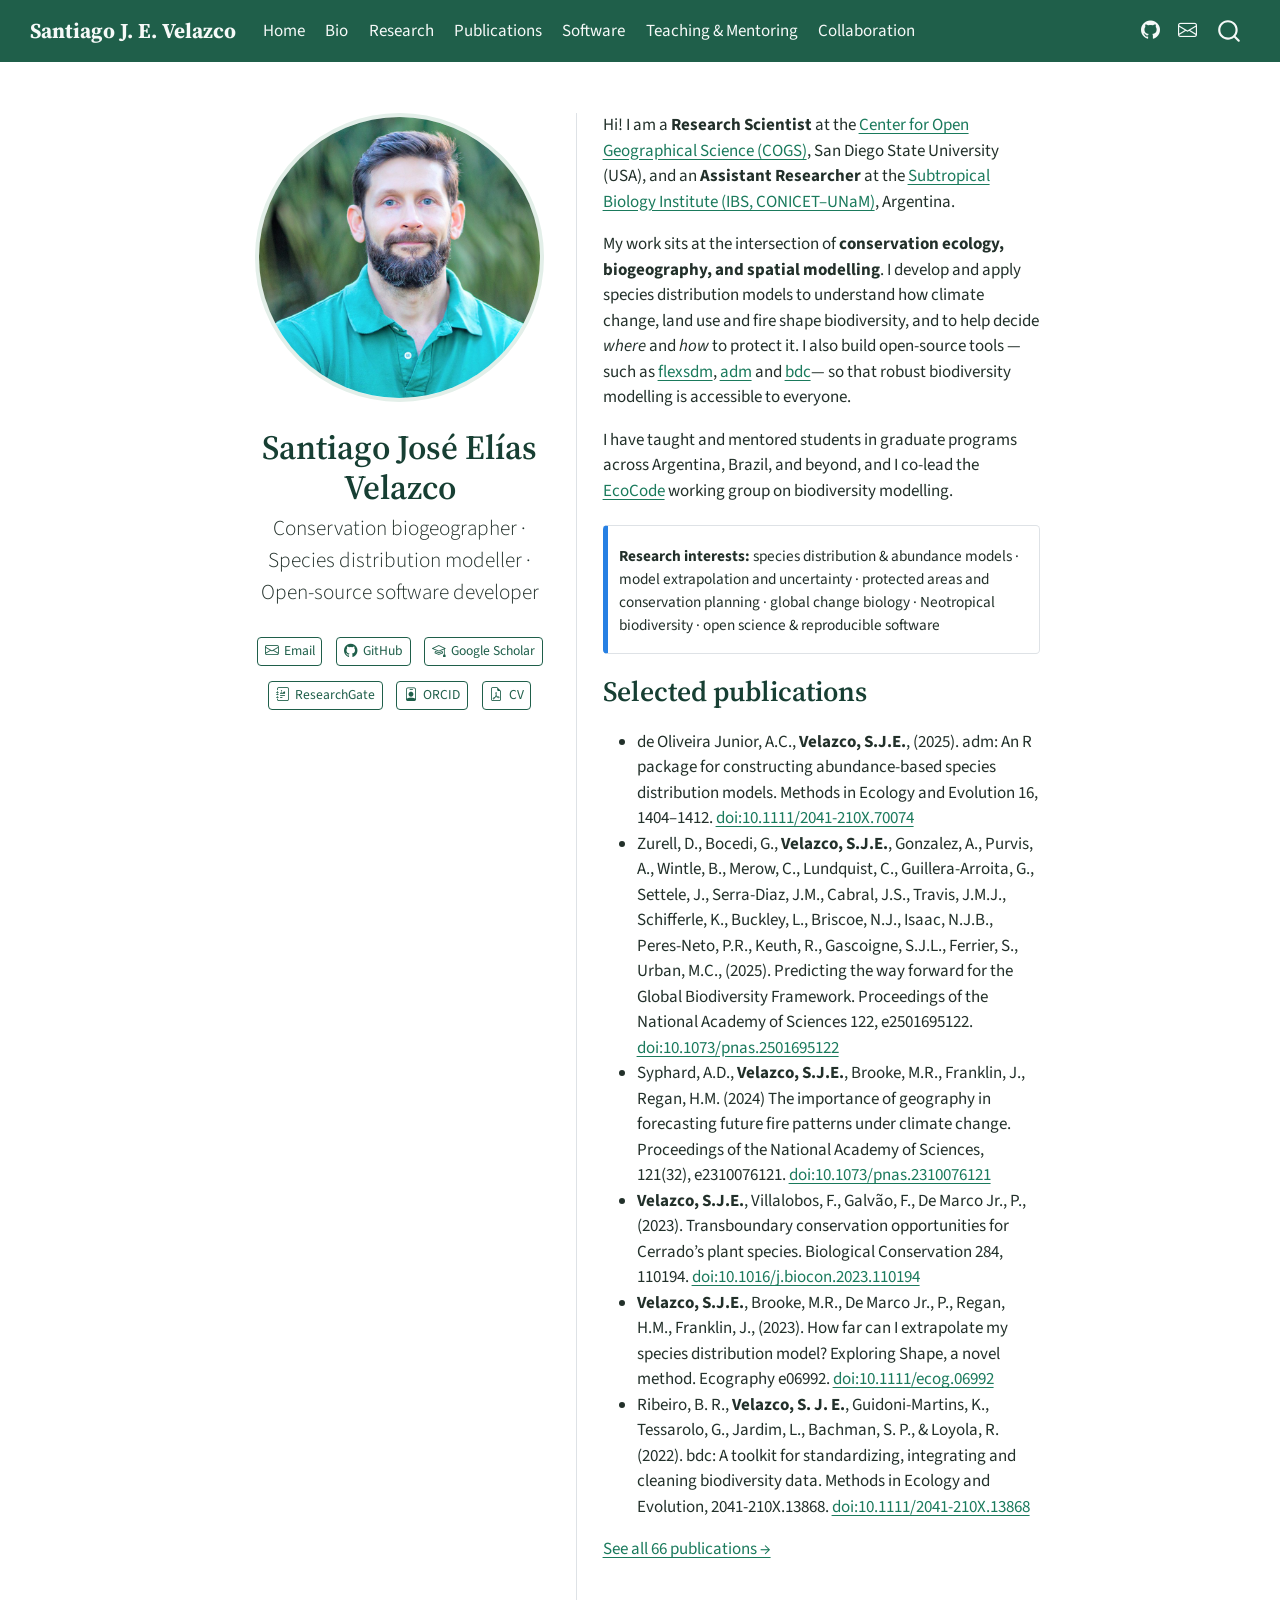
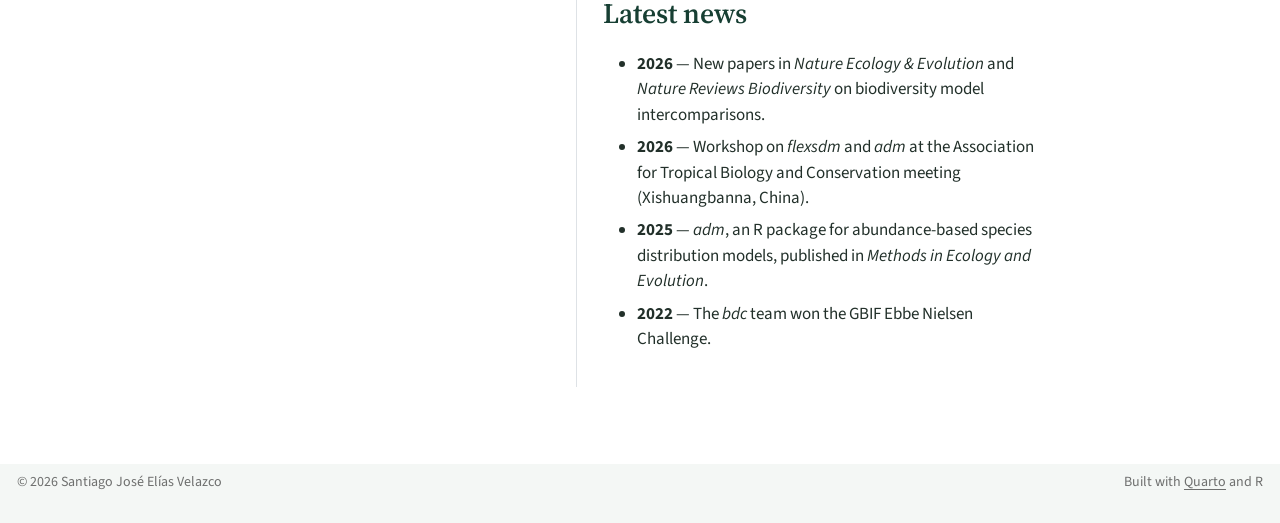
<file: docs/index.html>
<!DOCTYPE html>
<html xmlns="http://www.w3.org/1999/xhtml" lang="en" xml:lang="en"><head>

<meta charset="utf-8">
<meta name="generator" content="quarto-1.11.9">

<meta name="viewport" content="width=device-width, initial-scale=1.0, user-scalable=yes">


<title>Santiago José Elías Velazco – Santiago J. E. Velazco</title>
<style>
/* Default styles provided by pandoc.
** See https://pandoc.org/MANUAL.html#variables-for-html for config info.
*/
span.smallcaps{font-variant: small-caps;}
div.columns{display: flex; gap: 1.5em;}
div.column{flex: auto;}
@media screen {
div.columns{gap: min(4vw, 1.5em);}
div.column{overflow-x: auto;}
}
div.hanging-indent{margin-left: 1.5em; text-indent: -1.5em;}
ul.task-list{list-style: none;}
ul.task-list li input[type="checkbox"] {
  width: 0.8em;
  margin: 0 0.8em 0.2em -1em; /* quarto-specific, see https://github.com/quarto-dev/quarto-cli/issues/4556 */ 
  vertical-align: middle;
}
</style>


<script src="site_libs/quarto-nav/quarto-nav.js"></script>
<script src="site_libs/quarto-nav/headroom.min.js"></script>
<script src="site_libs/clipboard/clipboard.min.js"></script>
<script src="site_libs/quarto-search/autocomplete.umd.js"></script>
<script src="site_libs/quarto-search/fuse.min.js"></script>
<script src="site_libs/quarto-search/quarto-search.js"></script>
<meta name="quarto:offset" content="./">
<link href="./images/favicon.png" rel="icon" type="image/png">
<script src="site_libs/quarto-html/quarto.js" type="module"></script>
<script src="site_libs/quarto-html/tabsets/tabsets.js" type="module"></script>
<script src="site_libs/quarto-html/scrollable-regions/scrollable-regions.js" type="module"></script>
<script src="site_libs/quarto-html/popper.min.js"></script>
<script src="site_libs/quarto-html/tippy.umd.min.js"></script>
<link href="site_libs/quarto-html/tippy.css" rel="stylesheet">
<link href="site_libs/quarto-html/quarto-syntax-highlighting-63b5708e65d6cd79cd7618c58d0c21e7.css" rel="stylesheet" id="quarto-text-highlighting-styles">
<script src="site_libs/bootstrap/bootstrap.min.js"></script>
<link href="site_libs/bootstrap/bootstrap-icons.css" rel="stylesheet">
<link href="site_libs/bootstrap/bootstrap-2684b23f09337ae67a759116505e3ada.min.css" rel="stylesheet" append-hash="true" id="quarto-bootstrap" data-mode="light">
<script id="quarto-search-options" type="application/json">{
  "location": "navbar",
  "copy-button": false,
  "collapse-after": 3,
  "panel-placement": "end",
  "type": "overlay",
  "limit": 50,
  "keyboard-shortcut": [
    "f",
    "/",
    "s"
  ],
  "show-item-context": false,
  "language": {
    "search-no-results-text": "No results",
    "search-matching-documents-text": "matching documents",
    "search-copy-link-title": "Copy link to search",
    "search-hide-matches-text": "Hide additional matches",
    "search-more-match-text": "more match in this document",
    "search-more-matches-text": "more matches in this document",
    "search-clear-button-title": "Clear",
    "search-text-placeholder": "",
    "search-detached-cancel-button-title": "Cancel",
    "search-submit-button-title": "Submit",
    "search-label": "Search"
  }
}</script>
<style>html{ scroll-behavior: smooth; }</style>


<meta property="og:title" content="Santiago José Elías Velazco – Santiago J. E. Velazco">
<meta property="og:description" content="Conservation biogeographer · Species distribution modeller · Open-source software developer">
<meta property="og:image" content="https://sjevelazco.github.io/images/profile.jpg">
<meta property="og:site_name" content="Santiago J. E. Velazco">
<meta property="og:image:height" content="800">
<meta property="og:image:width" content="800">
</head>

<body class="nav-fixed fullcontent quarto-light"><a id="quarto-skip-link" class="visually-hidden-focusable" href="#quarto-document-content">Skip to main content</a>

<div id="quarto-search-results"></div>
  <header id="quarto-header" class="headroom fixed-top">
    <nav class="navbar navbar-expand-lg " data-bs-theme="dark" aria-label="Site">
      <div class="navbar-container container-fluid">
      <div class="navbar-brand-container mx-auto">
    <a class="navbar-brand" href="./index.html">
    <span class="navbar-title">Santiago J. E. Velazco</span>
    </a>
  </div>
          <button class="navbar-toggler" type="button" data-bs-toggle="collapse" data-bs-target="#navbarCollapse" aria-controls="navbarCollapse" aria-expanded="false" aria-label="Toggle navigation" onclick="if (window.quartoToggleHeadroom) { window.quartoToggleHeadroom(); }">
  <span class="navbar-toggler-icon"></span>
</button>
          <div class="collapse navbar-collapse" id="navbarCollapse">
            <ul class="navbar-nav navbar-nav-scroll me-auto">
  <li class="nav-item">
    <a class="nav-link active" href="./index.html" aria-current="page"> 
<span class="menu-text">Home</span></a>
  </li>  
  <li class="nav-item">
    <a class="nav-link" href="./bio.html"> 
<span class="menu-text">Bio</span></a>
  </li>  
  <li class="nav-item">
    <a class="nav-link" href="./research.html"> 
<span class="menu-text">Research</span></a>
  </li>  
  <li class="nav-item">
    <a class="nav-link" href="./publications.html"> 
<span class="menu-text">Publications</span></a>
  </li>  
  <li class="nav-item">
    <a class="nav-link" href="./software.html"> 
<span class="menu-text">Software</span></a>
  </li>  
  <li class="nav-item">
    <a class="nav-link" href="./teaching.html"> 
<span class="menu-text">Teaching &amp; Mentoring</span></a>
  </li>  
  <li class="nav-item">
    <a class="nav-link" href="./collaboration.html"> 
<span class="menu-text">Collaboration</span></a>
  </li>  
</ul>
            <ul class="navbar-nav navbar-nav-scroll ms-auto">
  <li class="nav-item compact">
    <a class="nav-link" href="https://github.com/sjevelazco"> <i class="bi bi-github" role="img" aria-label="GitHub">
</i> 
<span class="menu-text"></span></a>
  </li>  
  <li class="nav-item compact">
    <a class="nav-link" href="mailto:sjevelazco@gmail.com"> <i class="bi bi-envelope" role="img" aria-label="Email">
</i> 
<span class="menu-text"></span></a>
  </li>  
</ul>
          </div> <!-- /navcollapse -->
            <div class="quarto-navbar-tools">
</div>
            <div id="quarto-search" class="" title="Search"></div>
      </div> <!-- /container-fluid -->
    </nav>
</header>
<!-- content -->
<div id="quarto-content" class="quarto-container page-columns page-rows-contents page-layout-article page-navbar">
<!-- sidebar -->
<!-- margin-sidebar -->
    
<!-- main -->
<div class="quarto-about-trestles">
  <div class="about-entity">
    <img src="images/profile.jpg" class="about-image
  round " style="height: 17em; width: 17em;">
<header id="title-block-header" class="quarto-title-block default">
<div class="quarto-title">
<h1 class="title">Santiago José Elías Velazco</h1>
<p class="subtitle lead">Conservation biogeographer · Species distribution modeller · Open-source software developer</p>
</div>
<div class="quarto-title-meta">
  </div>
</header>
    <div class="about-links">
  <a href="mailto:sjevelazco@gmail.com" class="about-link" rel="" target="">
    <i class="bi bi-envelope"></i>
     <span class="about-link-text">Email</span>
  </a>
  <a href="https://github.com/sjevelazco" class="about-link" rel="" target="">
    <i class="bi bi-github"></i>
     <span class="about-link-text">GitHub</span>
  </a>
  <a href="https://scholar.google.com/citations?user=UrbaalIAAAAJ&amp;hl=en-EN" class="about-link" rel="" target="">
    <i class="bi bi-mortarboard"></i>
     <span class="about-link-text">Google Scholar</span>
  </a>
  <a href="https://www.researchgate.net/profile/Santiago_Velazco3" class="about-link" rel="" target="">
    <i class="bi bi-journal-richtext"></i>
     <span class="about-link-text">ResearchGate</span>
  </a>
  <a href="https://orcid.org/0000-0002-7527-0967" class="about-link" rel="" target="">
    <i class="bi bi-person-badge"></i>
     <span class="about-link-text">ORCID</span>
  </a>
  <a href="/files/CV_Velazco_Santiago.pdf" class="about-link" rel="" target="">
    <i class="bi bi-file-earmark-pdf"></i>
     <span class="about-link-text">CV</span>
  </a>
</div>
  </div>
  <div class="about-contents"><main class="content" id="quarto-document-content" tabindex="-1">
<p>Hi! I am a <strong>Research Scientist</strong> at the <a href="https://cogs.sdsu.edu/">Center for Open Geographical Science (COGS)</a>, San Diego State University (USA), and an <strong>Assistant Researcher</strong> at the <a href="https://ibs.conicet.gov.ar/velazco-santiago/">Subtropical Biology Institute (IBS, CONICET–UNaM)</a>, Argentina.</p>
<p>My work sits at the intersection of <strong>conservation ecology, biogeography, and spatial modelling</strong>. I develop and apply species distribution models to understand how climate change, land use and fire shape biodiversity, and to help decide <em>where</em> and <em>how</em> to protect it. I also build open-source tools —such as <a href="https://sjevelazco.github.io/flexsdm/">flexsdm</a>, <a href="https://sjevelazco.github.io/adm/">adm</a> and <a href="https://brunobrr.github.io/bdc/">bdc</a>— so that robust biodiversity modelling is accessible to everyone.</p>
<p>I have taught and mentored students in graduate programs across Argentina, Brazil, and beyond, and I co-lead the <a href="https://geobon.org/ecocode-modelling-life-on-earth/">EcoCode</a> working group on biodiversity modelling.</p>
<div class="callout callout-style-simple callout-note no-icon">
<div class="callout-body d-flex">
<div class="callout-icon-container">
<i class="callout-icon no-icon"></i>
</div>
<div class="callout-body-container">
<p><strong>Research interests:</strong> species distribution &amp; abundance models · model extrapolation and uncertainty · protected areas and conservation planning · global change biology · Neotropical biodiversity · open science &amp; reproducible software</p>
</div>
</div>
</div>
<section id="selected-publications" class="level2">
<h2 data-anchor-id="selected-publications">Selected publications</h2>
<ul>
<li>de Oliveira Junior, A.C., <strong>Velazco, S.J.E.</strong>, (2025). adm: An R package for constructing abundance-based species distribution models. Methods in Ecology and Evolution 16, 1404–1412. <a href="https://doi.org/10.1111/2041-210X.70074" target="_blank">doi:10.1111/2041-210X.70074</a></li>
<li>Zurell, D., Bocedi, G., <strong>Velazco, S.J.E.</strong>, Gonzalez, A., Purvis, A., Wintle, B., Merow, C., Lundquist, C., Guillera-Arroita, G., Settele, J., Serra-Diaz, J.M., Cabral, J.S., Travis, J.M.J., Schifferle, K., Buckley, L., Briscoe, N.J., Isaac, N.J.B., Peres-Neto, P.R., Keuth, R., Gascoigne, S.J.L., Ferrier, S., Urban, M.C., (2025). Predicting the way forward for the Global Biodiversity Framework. Proceedings of the National Academy of Sciences 122, e2501695122. <a href="https://doi.org/10.1073/pnas.2501695122" target="_blank">doi:10.1073/pnas.2501695122</a></li>
<li>Syphard, A.D., <strong>Velazco, S.J.E.</strong>, Brooke, M.R., Franklin, J., Regan, H.M. (2024) The importance of geography in forecasting future fire patterns under climate change. Proceedings of the National Academy of Sciences, 121(32), e2310076121. <a href="https://doi.org/10.1073/pnas.2310076121" target="_blank">doi:10.1073/pnas.2310076121</a></li>
<li><strong>Velazco, S.J.E.</strong>, Villalobos, F., Galvão, F., De Marco Jr., P., (2023). Transboundary conservation opportunities for Cerrado’s plant species. Biological Conservation 284, 110194. <a href="https://doi.org/10.1016/j.biocon.2023.110194" target="_blank">doi:10.1016/j.biocon.2023.110194</a></li>
<li><strong>Velazco, S.J.E.</strong>, Brooke, M.R., De Marco Jr., P., Regan, H.M., Franklin, J., (2023). How far can I extrapolate my species distribution model? Exploring Shape, a novel method. Ecography e06992. <a href="https://doi.org/10.1111/ecog.06992" target="_blank">doi:10.1111/ecog.06992</a></li>
<li>Ribeiro, B. R., <strong>Velazco, S. J. E.</strong>, Guidoni‐Martins, K., Tessarolo, G., Jardim, L., Bachman, S. P., &amp; Loyola, R. (2022). bdc: A toolkit for standardizing, integrating and cleaning biodiversity data. Methods in Ecology and Evolution, 2041-210X.13868. <a href="https://doi.org/10.1111/2041-210X.13868" target="_blank">doi:10.1111/2041-210X.13868</a></li>
</ul>
<p><a href="./publications.html">See all 66 publications →</a></p>
</section>
<section id="latest-news" class="level2">
<h2 data-anchor-id="latest-news">Latest news</h2>
<!-- Add short news items here (newest first). Example format: -->
<div class="news-list">
<ul>
<li><strong>2026</strong> — New papers in <em>Nature Ecology &amp; Evolution</em> and <em>Nature Reviews Biodiversity</em> on biodiversity model intercomparisons.</li>
<li><strong>2026</strong> — Workshop on <em>flexsdm</em> and <em>adm</em> at the Association for Tropical Biology and Conservation meeting (Xishuangbanna, China).</li>
<li><strong>2025</strong> — <em>adm</em>, an R package for abundance-based species distribution models, published in <em>Methods in Ecology and Evolution</em>.</li>
<li><strong>2022</strong> — The <em>bdc</em> team won the GBIF Ebbe Nielsen Challenge.</li>
</ul>
</div>


</section>
</main></div>
</div>
 <!-- /main -->
<script id="quarto-html-after-body" type="application/javascript">
  window.document.addEventListener("DOMContentLoaded", function (event) {
    const isCodeAnnotation = (el) => {
      for (const clz of el.classList) {
        if (clz.startsWith('code-annotation-')) {                     
          return true;
        }
      }
      return false;
    }
    const onCopySuccess = function(e) {
      // button target
      const button = e.trigger;
      // don't keep focus
      button.blur();
      // flash "checked"
      button.classList.add('code-copy-button-checked');
      var currentTitle = button.getAttribute("title");
      button.setAttribute("title", "Copied!");
      let tooltip;
      if (window.bootstrap) {
        button.setAttribute("data-bs-toggle", "tooltip");
        button.setAttribute("data-bs-placement", "left");
        button.setAttribute("data-bs-title", "Copied!");
        tooltip = new bootstrap.Tooltip(button, 
          { trigger: "manual", 
            customClass: "code-copy-button-tooltip",
            offset: [0, -8]});
        tooltip.show();    
      }
      setTimeout(function() {
        if (tooltip) {
          tooltip.hide();
          button.removeAttribute("data-bs-title");
          button.removeAttribute("data-bs-toggle");
          button.removeAttribute("data-bs-placement");
        }
        button.setAttribute("title", currentTitle);
        button.classList.remove('code-copy-button-checked');
      }, 1000);
      // clear code selection
      e.clearSelection();
    }
    const getTextToCopy = function(trigger) {
      const outerScaffold = trigger.parentElement.cloneNode(true);
      const codeEl = outerScaffold.querySelector('code');
      for (const childEl of codeEl.children) {
        if (isCodeAnnotation(childEl)) {
          childEl.remove();
        }
      }
      return codeEl.innerText;
    }
    const clipboard = new window.ClipboardJS('.code-copy-button:not([data-in-quarto-modal])', {
      text: getTextToCopy
    });
    clipboard.on('success', onCopySuccess);
    if (window.document.getElementById('quarto-embedded-source-code-modal')) {
      const clipboardModal = new window.ClipboardJS('.code-copy-button[data-in-quarto-modal]', {
        text: getTextToCopy,
        container: window.document.getElementById('quarto-embedded-source-code-modal')
      });
      clipboardModal.on('success', onCopySuccess);
    }
      var localhostRegex = new RegExp(/^(?:http|https):\/\/localhost\:?[0-9]*\//);
      var mailtoRegex = new RegExp(/^mailto:/);
        var filterRegex = new RegExp("https:\/\/sjevelazco\.github\.io");
      const newWindowLabel = "(opens in a new tab)";
      const newWindowNoteId = "quarto-ext-newwindow-label";
      // Links reference one hidden label through aria-describedby, so the
      // announcement never changes their accessible name.
      var describeNewWindow = (link) => {
        if (!window.document.getElementById(newWindowNoteId)) {
          var newWindowNote = window.document.createElement("span");
          newWindowNote.id = newWindowNoteId;
          newWindowNote.hidden = true;
          newWindowNote.textContent = newWindowLabel;
          window.document.body.appendChild(newWindowNote);
        }
        var describedBy = (link.getAttribute("aria-describedby") || "").split(/\s+/).filter(Boolean);
        if (!describedBy.includes(newWindowNoteId)) {
          describedBy.push(newWindowNoteId);
          link.setAttribute("aria-describedby", describedBy.join(" "));
        }
      }
      var isInternal = (href) => {
          return filterRegex.test(href) || localhostRegex.test(href) || mailtoRegex.test(href);
      }
      // Inspect non-navigation links and adorn them if external
      window.quartoDecorateExternalLinks = function (root) {
     var links = (root || window.document).querySelectorAll('a[href]:not(.nav-link):not(.navbar-brand):not(.toc-action):not(.sidebar-link):not(.sidebar-item-toggle):not(.pagination-link):not(.no-external):not([aria-hidden]):not(.dropdown-item):not(.quarto-navigation-tool):not(.about-link)');
      for (var i=0; i<links.length; i++) {
        const link = links[i];
        if (!isInternal(link.href)) {
          // undo the damage that might have been done by quarto-nav.js in the case of
          // links that we want to consider external
          if (link.dataset.originalHref !== undefined) {
            link.href = link.dataset.originalHref;
          }
            // target, if specified
            link.setAttribute("target", "_blank");
            if (link.getAttribute("rel") === null) {
              link.setAttribute("rel", "noopener");
            }
            describeNewWindow(link);
          if (!link.classList.contains('no-external-icon')) {
          }
        }
      }
      };
      window.quartoDecorateExternalLinks(window.document);
    // Esc closes the popup (WCAG 1.4.13) and focus leaving both trigger and
    // popup closes it (WCAG 2.4.11); tippy handles neither for interactive popups.
    const hideOnEscAndFocusOut = {
      name: 'hideOnEscAndFocusOut',
      defaultValue: true,
      fn(instance) {
        const dismiss = () => {
          // A show scheduled by the trigger delay would otherwise reopen it
          instance.clearDelayTimeouts();
          instance.hide();
        };
        const onKeyDown = (event) => {
          if (event.key !== 'Escape') {
            return;
          }
          // Keep Esc from also reaching page handlers (e.g. reveal.js overview),
          // except an open reveal.js slide menu, which Esc should close too.
          // The menu handles keys only when its keyboard option is on.
          const menuHandlesEsc = window.Reveal?.getPlugin?.('menu')?.isOpen() &&
            window.Reveal.getConfig().menu?.keyboard !== false;
          if (!menuHandlesEsc) {
            event.stopPropagation();
          }
          if (instance.popper.contains(window.document.activeElement)) {
            // Disabled while refocusing so the focus trigger does not reopen it
            instance.disable();
            instance.reference.focus();
            instance.enable();
          }
          dismiss();
        };
        const onFocusOut = (event) => {
          const target = event.relatedTarget;
          if (target && !instance.reference.contains(target) &&
              !instance.popper.contains(target)) {
            dismiss();
          }
        };
        // On the trigger too: a click trigger (code-annotations: select) has no
        // blur handling. Attached for the instance's lifetime so leaving the
        // trigger also cancels a show still pending on the trigger delay.
        instance.reference.addEventListener('focusout', onFocusOut);
        return {
          onShow() {
            window.document.addEventListener('keydown', onKeyDown, true);
            instance.popper.addEventListener('focusout', onFocusOut);
          },
          onHide() {
            window.document.removeEventListener('keydown', onKeyDown, true);
            instance.popper.removeEventListener('focusout', onFocusOut);
          },
          onDestroy() {
            instance.reference.removeEventListener('focusout', onFocusOut);
          },
        };
      },
    };
    function tippyHover(el, contentFn, onTriggerFn, onUntriggerFn) {
      const config = {
        allowHTML: true,
        maxWidth: 500,
        delay: 100,
        arrow: false,
        appendTo: function(el) {
            return el.parentElement;
        },
        interactive: true,
        interactiveBorder: 10,
        theme: 'quarto',
        placement: 'bottom-start',
        plugins: [hideOnEscAndFocusOut],
      };
      if (contentFn) {
        config.content = contentFn;
      }
      if (onTriggerFn) {
        config.onTrigger = onTriggerFn;
      }
      if (onUntriggerFn) {
        config.onUntrigger = onUntriggerFn;
      }
      window.tippy(el, config); 
    }
    const noterefs = window.document.querySelectorAll('a[role="doc-noteref"]');
    for (var i=0; i<noterefs.length; i++) {
      const ref = noterefs[i];
      tippyHover(ref, function() {
        // use id or data attribute instead here
        let href = ref.getAttribute('data-footnote-href') || ref.getAttribute('href');
        try { href = new URL(href).hash; } catch {}
        const id = href.replace(/^#\/?/, "");
        const note = window.document.getElementById(id);
        if (note) {
          return note.innerHTML;
        } else {
          return "";
        }
      });
    }
    const xrefs = window.document.querySelectorAll('a.quarto-xref');
    const processXRef = (id, note) => {
      // Strip column container classes
      const stripColumnClz = (el) => {
        el.classList.remove("page-full", "page-columns");
        if (el.children) {
          for (const child of el.children) {
            stripColumnClz(child);
          }
        }
      }
      stripColumnClz(note)
      if (id === null || id.startsWith('sec-')) {
        // Special case sections, only their first couple elements
        const container = document.createElement("div");
        if (note.children && note.children.length > 2) {
          container.appendChild(note.children[0].cloneNode(true));
          for (let i = 1; i < note.children.length; i++) {
            const child = note.children[i];
            if (child.tagName === "P" && child.innerText === "") {
              continue;
            } else {
              container.appendChild(child.cloneNode(true));
              break;
            }
          }
          if (window.Quarto?.typesetMath) {
            window.Quarto.typesetMath(container);
          }
          return container.innerHTML
        } else {
          if (window.Quarto?.typesetMath) {
            window.Quarto.typesetMath(note);
          }
          return note.innerHTML;
        }
      } else {
        // Remove any anchor links if they are present
        const anchorLink = note.querySelector('a.anchorjs-link');
        if (anchorLink) {
          anchorLink.remove();
        }
        if (window.Quarto?.typesetMath) {
          window.Quarto.typesetMath(note);
        }
        if (note.classList.contains("callout")) {
          return note.outerHTML;
        } else {
          return note.innerHTML;
        }
      }
    }
    for (var i=0; i<xrefs.length; i++) {
      const xref = xrefs[i];
      tippyHover(xref, undefined, function(instance) {
        instance.disable();
        let url = xref.getAttribute('href');
        let hash = undefined; 
        if (url.startsWith('#')) {
          hash = url;
        } else {
          try { hash = new URL(url).hash; } catch {}
        }
        if (hash) {
          const id = hash.replace(/^#\/?/, "");
          const note = window.document.getElementById(id);
          if (note !== null) {
            try {
              const html = processXRef(id, note.cloneNode(true));
              instance.setContent(html);
            } finally {
              instance.enable();
              instance.show();
            }
          } else {
            // See if we can fetch this
            fetch(url.split('#')[0])
            .then(res => res.text())
            .then(html => {
              const parser = new DOMParser();
              const htmlDoc = parser.parseFromString(html, "text/html");
              const note = htmlDoc.getElementById(id);
              if (note !== null) {
                const html = processXRef(id, note);
                instance.setContent(html);
              } 
            }).finally(() => {
              instance.enable();
              instance.show();
            });
          }
        } else {
          // See if we can fetch a full url (with no hash to target)
          // This is a special case and we should probably do some content thinning / targeting
          fetch(url)
          .then(res => res.text())
          .then(html => {
            const parser = new DOMParser();
            const htmlDoc = parser.parseFromString(html, "text/html");
            const note = htmlDoc.querySelector('main.content');
            if (note !== null) {
              // This should only happen for chapter cross references
              // (since there is no id in the URL)
              // remove the first header
              if (note.children.length > 0 && note.children[0].tagName === "HEADER") {
                note.children[0].remove();
              }
              const html = processXRef(null, note);
              instance.setContent(html);
            } 
          }).finally(() => {
            instance.enable();
            instance.show();
          });
        }
      }, function(instance) {
      });
    }
        let selectedAnnoteEl;
        const selectorForAnnotation = ( cell, annotation) => {
          let cellAttr = 'data-code-cell="' + cell + '"';
          let lineAttr = 'data-code-annotation="' +  annotation + '"';
          const selector = 'span[' + cellAttr + '][' + lineAttr + ']';
          return selector;
        }
        const selectCodeLines = (annoteEl) => {
          const doc = window.document;
          const targetCell = annoteEl.getAttribute("data-target-cell");
          const targetAnnotation = annoteEl.getAttribute("data-target-annotation");
          const annoteSpan = window.document.querySelector(selectorForAnnotation(targetCell, targetAnnotation));
          const lines = annoteSpan.getAttribute("data-code-lines").split(",");
          const lineIds = lines.map((line) => {
            return targetCell + "-" + line;
          })
          // Each band is positioned against its own containing block, which is
          // not the offsetParent of the lines, so place it from client rects.
          const placeBand = (band, firstEl, lastEl, codeBlock) => {
            const container = band.offsetParent;
            if (container === null) {
              return;
            }
            const containerRect = container.getBoundingClientRect();
            // Reveal.js scales slides with a transform, so convert client
            // pixels back to the CSS pixels of the container.
            const scale = containerRect.height / container.offsetHeight || 1;
            const firstRect = firstEl.getBoundingClientRect();
            const lastRect = lastEl.getBoundingClientRect();
            const top = (firstRect.top - containerRect.top) / scale - container.clientTop + container.scrollTop;
            const height = (lastRect.bottom - firstRect.top) / scale;
            band.style.top = top - 2 + "px";
            band.style.height = height + 4 + "px";
            if (codeBlock) {
              // Without the copy button wrapper, the containing block is wider
              // than the code block, so span the code block explicitly.
              const blockRect = codeBlock.getBoundingClientRect();
              band.style.left = (blockRect.left - containerRect.left) / scale - container.clientLeft + container.scrollLeft + "px";
              band.style.width = blockRect.width / scale + "px";
            }
          };
          if (lineIds.length > 0) {
            const el = window.document.getElementById(lineIds[0]);
            const lastEl = window.document.getElementById(lineIds[lineIds.length - 1]);
            const parent = el.parentElement.parentElement;
            // cook up a div (if necessary) and position it
            let div = window.document.getElementById("code-annotation-line-highlight");
            if (div === null) {
              div = window.document.createElement("div");
              div.setAttribute("id", "code-annotation-line-highlight");
              div.style.position = 'absolute';
              parent.appendChild(div);
            }
            placeBand(div, el, lastEl, parent.closest("div.sourceCode") || parent);
            let gutterDiv = window.document.getElementById("code-annotation-line-highlight-gutter");
            if (gutterDiv === null) {
              gutterDiv = window.document.createElement("div");
              gutterDiv.setAttribute("id", "code-annotation-line-highlight-gutter");
              gutterDiv.style.position = 'absolute';
              const codeCell = window.document.getElementById(targetCell);
              const gutter = codeCell.querySelector('.code-annotation-gutter');
              gutter.appendChild(gutterDiv);
            }
            placeBand(gutterDiv, el, lastEl);
            selectedAnnoteEl = annoteEl;
          }
        };
        const unselectCodeLines = () => {
          const elementsIds = ["code-annotation-line-highlight", "code-annotation-line-highlight-gutter"];
          elementsIds.forEach((elId) => {
            const div = window.document.getElementById(elId);
            if (div) {
              div.remove();
            }
          });
          selectedAnnoteEl = undefined;
        };
          // Handle positioning of the toggle
      window.addEventListener(
        "resize",
        throttle(() => {
          elRect = undefined;
          if (selectedAnnoteEl) {
            selectCodeLines(selectedAnnoteEl);
          }
        }, 10)
      );
      function throttle(fn, ms) {
      let throttle = false;
      let timer;
        return (...args) => {
          if(!throttle) { // first call gets through
              fn.apply(this, args);
              throttle = true;
          } else { // all the others get throttled
              if(timer) clearTimeout(timer); // cancel #2
              timer = setTimeout(() => {
                fn.apply(this, args);
                timer = throttle = false;
              }, ms);
          }
        };
      }
        // Attach click handler to the DT
        const annoteDls = window.document.querySelectorAll('dt[data-target-cell]');
        for (const annoteDlNode of annoteDls) {
          annoteDlNode.addEventListener('click', (event) => {
            const clickedEl = event.target;
            if (clickedEl !== selectedAnnoteEl) {
              unselectCodeLines();
              const activeEl = window.document.querySelector('dt[data-target-cell].code-annotation-active');
              if (activeEl) {
                activeEl.classList.remove('code-annotation-active');
              }
              selectCodeLines(clickedEl);
              clickedEl.classList.add('code-annotation-active');
            } else {
              // Unselect the line
              unselectCodeLines();
              clickedEl.classList.remove('code-annotation-active');
            }
          });
        }
    const findCites = (el) => {
      const parentEl = el.parentElement;
      if (parentEl) {
        const cites = parentEl.dataset.cites;
        if (cites) {
          return {
            el,
            cites: cites.split(' ')
          };
        } else {
          return findCites(el.parentElement)
        }
      } else {
        return undefined;
      }
    };
    var bibliorefs = window.document.querySelectorAll('a[role="doc-biblioref"]');
    for (var i=0; i<bibliorefs.length; i++) {
      const ref = bibliorefs[i];
      const citeInfo = findCites(ref);
      if (citeInfo) {
        tippyHover(citeInfo.el, function() {
          var popup = window.document.createElement('div');
          citeInfo.cites.forEach(function(cite) {
            var citeDiv = window.document.createElement('div');
            citeDiv.classList.add('hanging-indent');
            citeDiv.classList.add('csl-entry');
            var biblioDiv = window.document.getElementById('ref-' + cite);
            if (biblioDiv) {
              citeDiv.innerHTML = biblioDiv.innerHTML;
            }
            popup.appendChild(citeDiv);
          });
          return popup.innerHTML;
        });
      }
    }
  });
  </script>
  <script type="application/javascript">
  window.quartoScrollableRegionsLabels = {"code":"Scrollable code","output":"Scrollable output"};
  </script>
</div> <!-- /content -->
<footer class="footer">
  <div class="nav-footer">
    <div class="nav-footer-left">
<p>© 2026 Santiago José Elías Velazco</p>
</div>   
    <div class="nav-footer-center">
      &nbsp;
    </div>
    <div class="nav-footer-right">
<p>Built with <a href="https://quarto.org">Quarto</a> and R</p>
</div>
  </div>
</footer>




<script src="site_libs/quarto-html/zenscroll-min.js"></script>
</body></html>
</file>
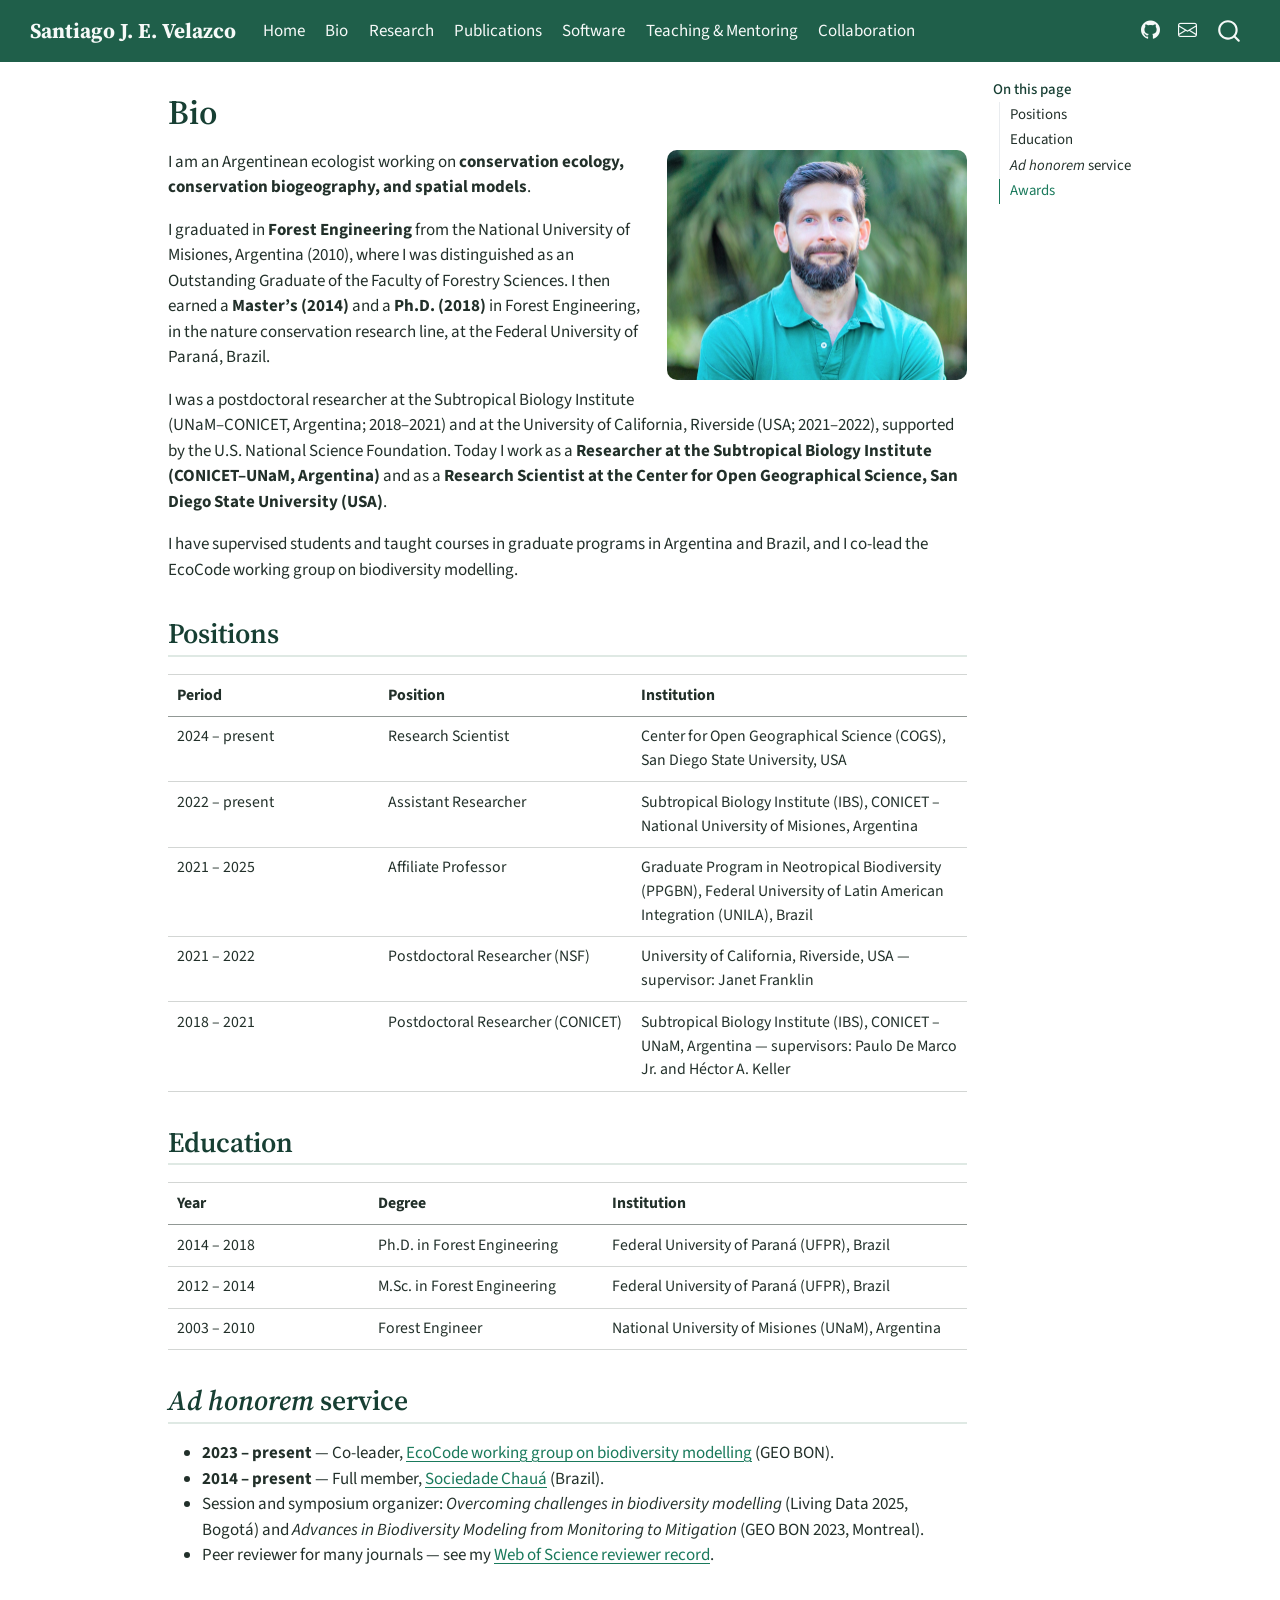
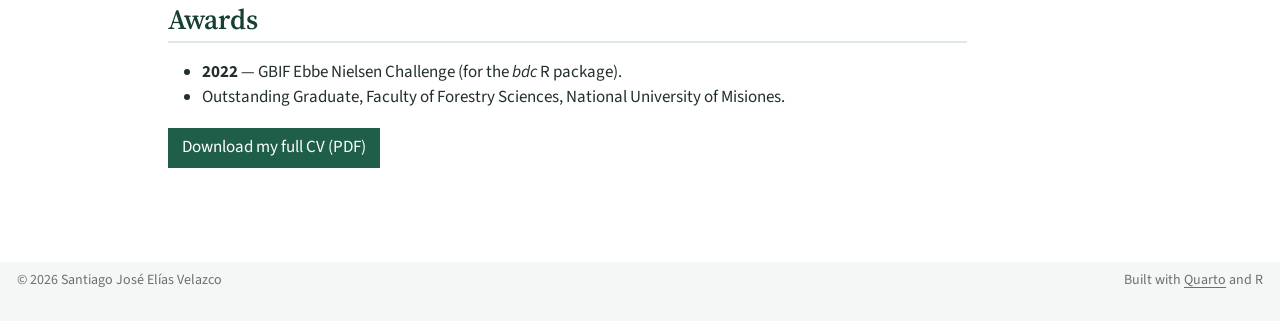
<file: docs/bio.html>
<!DOCTYPE html>
<html xmlns="http://www.w3.org/1999/xhtml" lang="en" xml:lang="en"><head>

<meta charset="utf-8">
<meta name="generator" content="quarto-1.11.9">

<meta name="viewport" content="width=device-width, initial-scale=1.0, user-scalable=yes">


<title>Bio – Santiago J. E. Velazco</title>
<style>
/* Default styles provided by pandoc.
** See https://pandoc.org/MANUAL.html#variables-for-html for config info.
*/
span.smallcaps{font-variant: small-caps;}
div.columns{display: flex; gap: 1.5em;}
div.column{flex: auto;}
@media screen {
div.columns{gap: min(4vw, 1.5em);}
div.column{overflow-x: auto;}
}
div.hanging-indent{margin-left: 1.5em; text-indent: -1.5em;}
ul.task-list{list-style: none;}
ul.task-list li input[type="checkbox"] {
  width: 0.8em;
  margin: 0 0.8em 0.2em -1em; /* quarto-specific, see https://github.com/quarto-dev/quarto-cli/issues/4556 */ 
  vertical-align: middle;
}
</style>


<script src="site_libs/quarto-nav/quarto-nav.js"></script>
<script src="site_libs/quarto-nav/headroom.min.js"></script>
<script src="site_libs/clipboard/clipboard.min.js"></script>
<script src="site_libs/quarto-search/autocomplete.umd.js"></script>
<script src="site_libs/quarto-search/fuse.min.js"></script>
<script src="site_libs/quarto-search/quarto-search.js"></script>
<meta name="quarto:offset" content="./">
<link href="./images/favicon.png" rel="icon" type="image/png">
<script src="site_libs/quarto-html/quarto.js" type="module"></script>
<script src="site_libs/quarto-html/tabsets/tabsets.js" type="module"></script>
<script src="site_libs/quarto-html/scrollable-regions/scrollable-regions.js" type="module"></script>
<script src="site_libs/quarto-html/popper.min.js"></script>
<script src="site_libs/quarto-html/tippy.umd.min.js"></script>
<script src="site_libs/quarto-html/anchor.min.js"></script>
<link href="site_libs/quarto-html/tippy.css" rel="stylesheet">
<link href="site_libs/quarto-html/quarto-syntax-highlighting-63b5708e65d6cd79cd7618c58d0c21e7.css" rel="stylesheet" id="quarto-text-highlighting-styles">
<script src="site_libs/bootstrap/bootstrap.min.js"></script>
<link href="site_libs/bootstrap/bootstrap-icons.css" rel="stylesheet">
<link href="site_libs/bootstrap/bootstrap-2684b23f09337ae67a759116505e3ada.min.css" rel="stylesheet" append-hash="true" id="quarto-bootstrap" data-mode="light">
<script id="quarto-search-options" type="application/json">{
  "location": "navbar",
  "copy-button": false,
  "collapse-after": 3,
  "panel-placement": "end",
  "type": "overlay",
  "limit": 50,
  "keyboard-shortcut": [
    "f",
    "/",
    "s"
  ],
  "show-item-context": false,
  "language": {
    "search-no-results-text": "No results",
    "search-matching-documents-text": "matching documents",
    "search-copy-link-title": "Copy link to search",
    "search-hide-matches-text": "Hide additional matches",
    "search-more-match-text": "more match in this document",
    "search-more-matches-text": "more matches in this document",
    "search-clear-button-title": "Clear",
    "search-text-placeholder": "",
    "search-detached-cancel-button-title": "Cancel",
    "search-submit-button-title": "Submit",
    "search-label": "Search"
  }
}</script>
<style>html{ scroll-behavior: smooth; }</style>


<meta property="og:title" content="Bio – Santiago J. E. Velazco">
<meta property="og:description" content="Conservation biogeography, species distribution modelling and open-source tools for biodiversity science.">
<meta property="og:image" content="https://sjevelazco.github.io/images/profile_full.jpg">
<meta property="og:site_name" content="Santiago J. E. Velazco">
<meta property="og:image:height" content="921">
<meta property="og:image:width" content="1200">
</head>

<body class="nav-fixed quarto-light"><a id="quarto-skip-link" class="visually-hidden-focusable" href="#quarto-document-content">Skip to main content</a>

<div id="quarto-search-results"></div>
  <header id="quarto-header" class="headroom fixed-top">
    <nav class="navbar navbar-expand-lg " data-bs-theme="dark" aria-label="Site">
      <div class="navbar-container container-fluid">
      <div class="navbar-brand-container mx-auto">
    <a class="navbar-brand" href="./index.html">
    <span class="navbar-title">Santiago J. E. Velazco</span>
    </a>
  </div>
          <button class="navbar-toggler" type="button" data-bs-toggle="collapse" data-bs-target="#navbarCollapse" aria-controls="navbarCollapse" aria-expanded="false" aria-label="Toggle navigation" onclick="if (window.quartoToggleHeadroom) { window.quartoToggleHeadroom(); }">
  <span class="navbar-toggler-icon"></span>
</button>
          <div class="collapse navbar-collapse" id="navbarCollapse">
            <ul class="navbar-nav navbar-nav-scroll me-auto">
  <li class="nav-item">
    <a class="nav-link" href="./index.html"> 
<span class="menu-text">Home</span></a>
  </li>  
  <li class="nav-item">
    <a class="nav-link active" href="./bio.html" aria-current="page"> 
<span class="menu-text">Bio</span></a>
  </li>  
  <li class="nav-item">
    <a class="nav-link" href="./research.html"> 
<span class="menu-text">Research</span></a>
  </li>  
  <li class="nav-item">
    <a class="nav-link" href="./publications.html"> 
<span class="menu-text">Publications</span></a>
  </li>  
  <li class="nav-item">
    <a class="nav-link" href="./software.html"> 
<span class="menu-text">Software</span></a>
  </li>  
  <li class="nav-item">
    <a class="nav-link" href="./teaching.html"> 
<span class="menu-text">Teaching &amp; Mentoring</span></a>
  </li>  
  <li class="nav-item">
    <a class="nav-link" href="./collaboration.html"> 
<span class="menu-text">Collaboration</span></a>
  </li>  
</ul>
            <ul class="navbar-nav navbar-nav-scroll ms-auto">
  <li class="nav-item compact">
    <a class="nav-link" href="https://github.com/sjevelazco"> <i class="bi bi-github" role="img" aria-label="GitHub">
</i> 
<span class="menu-text"></span></a>
  </li>  
  <li class="nav-item compact">
    <a class="nav-link" href="mailto:sjevelazco@gmail.com"> <i class="bi bi-envelope" role="img" aria-label="Email">
</i> 
<span class="menu-text"></span></a>
  </li>  
</ul>
          </div> <!-- /navcollapse -->
            <div class="quarto-navbar-tools">
</div>
            <div id="quarto-search" class="" title="Search"></div>
      </div> <!-- /container-fluid -->
    </nav>
</header>
<!-- content -->
<div id="quarto-content" class="quarto-container page-columns page-rows-contents page-layout-article page-navbar">
<!-- sidebar -->
<!-- margin-sidebar -->
    <div id="quarto-margin-sidebar" class="sidebar margin-sidebar">
        <nav id="TOC" role="doc-toc" aria-labelledby="toc-title" class="toc-active">
    <h2 id="toc-title">On this page</h2>
   
  <ul>
  <li><a href="#positions" id="toc-positions" class="nav-link active" data-scroll-target="#positions">Positions</a></li>
  <li><a href="#education" id="toc-education" class="nav-link" data-scroll-target="#education">Education</a></li>
  <li><a href="#ad-honorem-service" id="toc-ad-honorem-service" class="nav-link" data-scroll-target="#ad-honorem-service"><em>Ad honorem</em> service</a></li>
  <li><a href="#awards" id="toc-awards" class="nav-link" data-scroll-target="#awards">Awards</a></li>
  </ul>
</nav>
    </div>
<!-- main -->
<main class="content" id="quarto-document-content" tabindex="-1">

<header id="title-block-header" class="quarto-title-block default">
<div class="quarto-title">
<h1 class="title">Bio</h1>
</div>



<div class="quarto-title-meta">

    
  
    
  </div>
  


</header>


<div class="quarto-figure quarto-figure-left">
<figure class="figure">
<p><img src="images/profile_full.jpg" class="img-fluid quarto-figure quarto-figure-left figure-img" style="float:right; margin: 0 0 1rem 1.5rem; border-radius: 10px;" width="300"></p>
</figure>
</div>
<p>I am an Argentinean ecologist working on <strong>conservation ecology, conservation biogeography, and spatial models</strong>.</p>
<p>I graduated in <strong>Forest Engineering</strong> from the National University of Misiones, Argentina (2010), where I was distinguished as an Outstanding Graduate of the Faculty of Forestry Sciences. I then earned a <strong>Master’s (2014)</strong> and a <strong>Ph.D.&nbsp;(2018)</strong> in Forest Engineering, in the nature conservation research line, at the Federal University of Paraná, Brazil.</p>
<p>I was a postdoctoral researcher at the Subtropical Biology Institute (UNaM–CONICET, Argentina; 2018–2021) and at the University of California, Riverside (USA; 2021–2022), supported by the U.S. National Science Foundation. Today I work as a <strong>Researcher at the Subtropical Biology Institute (CONICET–UNaM, Argentina)</strong> and as a <strong>Research Scientist at the Center for Open Geographical Science, San Diego State University (USA)</strong>.</p>
<p>I have supervised students and taught courses in graduate programs in Argentina and Brazil, and I co-lead the EcoCode working group on biodiversity modelling.</p>
<section id="positions" class="level2">
<h2 class="anchored" data-anchor-id="positions">Positions</h2>
<table class="caption-top table">
<colgroup>
<col style="width: 26%">
<col style="width: 31%">
<col style="width: 41%">
</colgroup>
<thead>
<tr class="header">
<th style="text-align: left;">Period</th>
<th style="text-align: left;">Position</th>
<th style="text-align: left;">Institution</th>
</tr>
</thead>
<tbody>
<tr class="odd">
<td style="text-align: left;">2024 – present</td>
<td style="text-align: left;">Research Scientist</td>
<td style="text-align: left;">Center for Open Geographical Science (COGS), San Diego State University, USA</td>
</tr>
<tr class="even">
<td style="text-align: left;">2022 – present</td>
<td style="text-align: left;">Assistant Researcher</td>
<td style="text-align: left;">Subtropical Biology Institute (IBS), CONICET – National University of Misiones, Argentina</td>
</tr>
<tr class="odd">
<td style="text-align: left;">2021 – 2025</td>
<td style="text-align: left;">Affiliate Professor</td>
<td style="text-align: left;">Graduate Program in Neotropical Biodiversity (PPGBN), Federal University of Latin American Integration (UNILA), Brazil</td>
</tr>
<tr class="even">
<td style="text-align: left;">2021 – 2022</td>
<td style="text-align: left;">Postdoctoral Researcher (NSF)</td>
<td style="text-align: left;">University of California, Riverside, USA — supervisor: Janet Franklin</td>
</tr>
<tr class="odd">
<td style="text-align: left;">2018 – 2021</td>
<td style="text-align: left;">Postdoctoral Researcher (CONICET)</td>
<td style="text-align: left;">Subtropical Biology Institute (IBS), CONICET – UNaM, Argentina — supervisors: Paulo De Marco Jr.&nbsp;and Héctor A. Keller</td>
</tr>
</tbody>
</table>
</section>
<section id="education" class="level2">
<h2 class="anchored" data-anchor-id="education">Education</h2>
<table class="caption-top table">
<colgroup>
<col style="width: 25%">
<col style="width: 29%">
<col style="width: 45%">
</colgroup>
<thead>
<tr class="header">
<th style="text-align: left;">Year</th>
<th style="text-align: left;">Degree</th>
<th style="text-align: left;">Institution</th>
</tr>
</thead>
<tbody>
<tr class="odd">
<td style="text-align: left;">2014 – 2018</td>
<td style="text-align: left;">Ph.D.&nbsp;in Forest Engineering</td>
<td style="text-align: left;">Federal University of Paraná (UFPR), Brazil</td>
</tr>
<tr class="even">
<td style="text-align: left;">2012 – 2014</td>
<td style="text-align: left;">M.Sc. in Forest Engineering</td>
<td style="text-align: left;">Federal University of Paraná (UFPR), Brazil</td>
</tr>
<tr class="odd">
<td style="text-align: left;">2003 – 2010</td>
<td style="text-align: left;">Forest Engineer</td>
<td style="text-align: left;">National University of Misiones (UNaM), Argentina</td>
</tr>
</tbody>
</table>
</section>
<section id="ad-honorem-service" class="level2">
<h2 class="anchored" data-anchor-id="ad-honorem-service"><em>Ad honorem</em> service</h2>
<ul>
<li><strong>2023 – present</strong> — Co-leader, <a href="https://geobon.org/ecocode-modelling-life-on-earth/">EcoCode working group on biodiversity modelling</a> (GEO BON).</li>
<li><strong>2014 – present</strong> — Full member, <a href="https://www.sociedadechaua.org/en/quem-somos">Sociedade Chauá</a> (Brazil).</li>
<li>Session and symposium organizer: <em>Overcoming challenges in biodiversity modelling</em> (Living Data 2025, Bogotá) and <em>Advances in Biodiversity Modeling from Monitoring to Mitigation</em> (GEO BON 2023, Montreal).</li>
<li>Peer reviewer for many journals — see my <a href="https://www.webofscience.com/wos/author/record/1938011">Web of Science reviewer record</a>.</li>
</ul>
</section>
<section id="awards" class="level2">
<h2 class="anchored" data-anchor-id="awards">Awards</h2>
<ul>
<li><strong>2022</strong> — GBIF Ebbe Nielsen Challenge (for the <em>bdc</em> R package).</li>
<li>Outstanding Graduate, Faculty of Forestry Sciences, National University of Misiones.</li>
</ul>
<p><a href="files/CV_Velazco_Santiago.pdf" class="btn btn-primary">Download my full CV (PDF)</a></p>


</section>

</main> <!-- /main -->
<script id="quarto-html-after-body" type="application/javascript">
  window.document.addEventListener("DOMContentLoaded", function (event) {
    const icon = "";
    const anchorJS = new window.AnchorJS();
    anchorJS.options = {
      placement: 'right',
      icon: icon
    };
    anchorJS.add('.anchored');
    const isCodeAnnotation = (el) => {
      for (const clz of el.classList) {
        if (clz.startsWith('code-annotation-')) {                     
          return true;
        }
      }
      return false;
    }
    const onCopySuccess = function(e) {
      // button target
      const button = e.trigger;
      // don't keep focus
      button.blur();
      // flash "checked"
      button.classList.add('code-copy-button-checked');
      var currentTitle = button.getAttribute("title");
      button.setAttribute("title", "Copied!");
      let tooltip;
      if (window.bootstrap) {
        button.setAttribute("data-bs-toggle", "tooltip");
        button.setAttribute("data-bs-placement", "left");
        button.setAttribute("data-bs-title", "Copied!");
        tooltip = new bootstrap.Tooltip(button, 
          { trigger: "manual", 
            customClass: "code-copy-button-tooltip",
            offset: [0, -8]});
        tooltip.show();    
      }
      setTimeout(function() {
        if (tooltip) {
          tooltip.hide();
          button.removeAttribute("data-bs-title");
          button.removeAttribute("data-bs-toggle");
          button.removeAttribute("data-bs-placement");
        }
        button.setAttribute("title", currentTitle);
        button.classList.remove('code-copy-button-checked');
      }, 1000);
      // clear code selection
      e.clearSelection();
    }
    const getTextToCopy = function(trigger) {
      const outerScaffold = trigger.parentElement.cloneNode(true);
      const codeEl = outerScaffold.querySelector('code');
      for (const childEl of codeEl.children) {
        if (isCodeAnnotation(childEl)) {
          childEl.remove();
        }
      }
      return codeEl.innerText;
    }
    const clipboard = new window.ClipboardJS('.code-copy-button:not([data-in-quarto-modal])', {
      text: getTextToCopy
    });
    clipboard.on('success', onCopySuccess);
    if (window.document.getElementById('quarto-embedded-source-code-modal')) {
      const clipboardModal = new window.ClipboardJS('.code-copy-button[data-in-quarto-modal]', {
        text: getTextToCopy,
        container: window.document.getElementById('quarto-embedded-source-code-modal')
      });
      clipboardModal.on('success', onCopySuccess);
    }
      var localhostRegex = new RegExp(/^(?:http|https):\/\/localhost\:?[0-9]*\//);
      var mailtoRegex = new RegExp(/^mailto:/);
        var filterRegex = new RegExp("https:\/\/sjevelazco\.github\.io");
      const newWindowLabel = "(opens in a new tab)";
      const newWindowNoteId = "quarto-ext-newwindow-label";
      // Links reference one hidden label through aria-describedby, so the
      // announcement never changes their accessible name.
      var describeNewWindow = (link) => {
        if (!window.document.getElementById(newWindowNoteId)) {
          var newWindowNote = window.document.createElement("span");
          newWindowNote.id = newWindowNoteId;
          newWindowNote.hidden = true;
          newWindowNote.textContent = newWindowLabel;
          window.document.body.appendChild(newWindowNote);
        }
        var describedBy = (link.getAttribute("aria-describedby") || "").split(/\s+/).filter(Boolean);
        if (!describedBy.includes(newWindowNoteId)) {
          describedBy.push(newWindowNoteId);
          link.setAttribute("aria-describedby", describedBy.join(" "));
        }
      }
      var isInternal = (href) => {
          return filterRegex.test(href) || localhostRegex.test(href) || mailtoRegex.test(href);
      }
      // Inspect non-navigation links and adorn them if external
      window.quartoDecorateExternalLinks = function (root) {
     var links = (root || window.document).querySelectorAll('a[href]:not(.nav-link):not(.navbar-brand):not(.toc-action):not(.sidebar-link):not(.sidebar-item-toggle):not(.pagination-link):not(.no-external):not([aria-hidden]):not(.dropdown-item):not(.quarto-navigation-tool):not(.about-link)');
      for (var i=0; i<links.length; i++) {
        const link = links[i];
        if (!isInternal(link.href)) {
          // undo the damage that might have been done by quarto-nav.js in the case of
          // links that we want to consider external
          if (link.dataset.originalHref !== undefined) {
            link.href = link.dataset.originalHref;
          }
            // target, if specified
            link.setAttribute("target", "_blank");
            if (link.getAttribute("rel") === null) {
              link.setAttribute("rel", "noopener");
            }
            describeNewWindow(link);
          if (!link.classList.contains('no-external-icon')) {
          }
        }
      }
      };
      window.quartoDecorateExternalLinks(window.document);
    // Esc closes the popup (WCAG 1.4.13) and focus leaving both trigger and
    // popup closes it (WCAG 2.4.11); tippy handles neither for interactive popups.
    const hideOnEscAndFocusOut = {
      name: 'hideOnEscAndFocusOut',
      defaultValue: true,
      fn(instance) {
        const dismiss = () => {
          // A show scheduled by the trigger delay would otherwise reopen it
          instance.clearDelayTimeouts();
          instance.hide();
        };
        const onKeyDown = (event) => {
          if (event.key !== 'Escape') {
            return;
          }
          // Keep Esc from also reaching page handlers (e.g. reveal.js overview),
          // except an open reveal.js slide menu, which Esc should close too.
          // The menu handles keys only when its keyboard option is on.
          const menuHandlesEsc = window.Reveal?.getPlugin?.('menu')?.isOpen() &&
            window.Reveal.getConfig().menu?.keyboard !== false;
          if (!menuHandlesEsc) {
            event.stopPropagation();
          }
          if (instance.popper.contains(window.document.activeElement)) {
            // Disabled while refocusing so the focus trigger does not reopen it
            instance.disable();
            instance.reference.focus();
            instance.enable();
          }
          dismiss();
        };
        const onFocusOut = (event) => {
          const target = event.relatedTarget;
          if (target && !instance.reference.contains(target) &&
              !instance.popper.contains(target)) {
            dismiss();
          }
        };
        // On the trigger too: a click trigger (code-annotations: select) has no
        // blur handling. Attached for the instance's lifetime so leaving the
        // trigger also cancels a show still pending on the trigger delay.
        instance.reference.addEventListener('focusout', onFocusOut);
        return {
          onShow() {
            window.document.addEventListener('keydown', onKeyDown, true);
            instance.popper.addEventListener('focusout', onFocusOut);
          },
          onHide() {
            window.document.removeEventListener('keydown', onKeyDown, true);
            instance.popper.removeEventListener('focusout', onFocusOut);
          },
          onDestroy() {
            instance.reference.removeEventListener('focusout', onFocusOut);
          },
        };
      },
    };
    function tippyHover(el, contentFn, onTriggerFn, onUntriggerFn) {
      const config = {
        allowHTML: true,
        maxWidth: 500,
        delay: 100,
        arrow: false,
        appendTo: function(el) {
            return el.parentElement;
        },
        interactive: true,
        interactiveBorder: 10,
        theme: 'quarto',
        placement: 'bottom-start',
        plugins: [hideOnEscAndFocusOut],
      };
      if (contentFn) {
        config.content = contentFn;
      }
      if (onTriggerFn) {
        config.onTrigger = onTriggerFn;
      }
      if (onUntriggerFn) {
        config.onUntrigger = onUntriggerFn;
      }
      window.tippy(el, config); 
    }
    const noterefs = window.document.querySelectorAll('a[role="doc-noteref"]');
    for (var i=0; i<noterefs.length; i++) {
      const ref = noterefs[i];
      tippyHover(ref, function() {
        // use id or data attribute instead here
        let href = ref.getAttribute('data-footnote-href') || ref.getAttribute('href');
        try { href = new URL(href).hash; } catch {}
        const id = href.replace(/^#\/?/, "");
        const note = window.document.getElementById(id);
        if (note) {
          return note.innerHTML;
        } else {
          return "";
        }
      });
    }
    const xrefs = window.document.querySelectorAll('a.quarto-xref');
    const processXRef = (id, note) => {
      // Strip column container classes
      const stripColumnClz = (el) => {
        el.classList.remove("page-full", "page-columns");
        if (el.children) {
          for (const child of el.children) {
            stripColumnClz(child);
          }
        }
      }
      stripColumnClz(note)
      if (id === null || id.startsWith('sec-')) {
        // Special case sections, only their first couple elements
        const container = document.createElement("div");
        if (note.children && note.children.length > 2) {
          container.appendChild(note.children[0].cloneNode(true));
          for (let i = 1; i < note.children.length; i++) {
            const child = note.children[i];
            if (child.tagName === "P" && child.innerText === "") {
              continue;
            } else {
              container.appendChild(child.cloneNode(true));
              break;
            }
          }
          if (window.Quarto?.typesetMath) {
            window.Quarto.typesetMath(container);
          }
          return container.innerHTML
        } else {
          if (window.Quarto?.typesetMath) {
            window.Quarto.typesetMath(note);
          }
          return note.innerHTML;
        }
      } else {
        // Remove any anchor links if they are present
        const anchorLink = note.querySelector('a.anchorjs-link');
        if (anchorLink) {
          anchorLink.remove();
        }
        if (window.Quarto?.typesetMath) {
          window.Quarto.typesetMath(note);
        }
        if (note.classList.contains("callout")) {
          return note.outerHTML;
        } else {
          return note.innerHTML;
        }
      }
    }
    for (var i=0; i<xrefs.length; i++) {
      const xref = xrefs[i];
      tippyHover(xref, undefined, function(instance) {
        instance.disable();
        let url = xref.getAttribute('href');
        let hash = undefined; 
        if (url.startsWith('#')) {
          hash = url;
        } else {
          try { hash = new URL(url).hash; } catch {}
        }
        if (hash) {
          const id = hash.replace(/^#\/?/, "");
          const note = window.document.getElementById(id);
          if (note !== null) {
            try {
              const html = processXRef(id, note.cloneNode(true));
              instance.setContent(html);
            } finally {
              instance.enable();
              instance.show();
            }
          } else {
            // See if we can fetch this
            fetch(url.split('#')[0])
            .then(res => res.text())
            .then(html => {
              const parser = new DOMParser();
              const htmlDoc = parser.parseFromString(html, "text/html");
              const note = htmlDoc.getElementById(id);
              if (note !== null) {
                const html = processXRef(id, note);
                instance.setContent(html);
              } 
            }).finally(() => {
              instance.enable();
              instance.show();
            });
          }
        } else {
          // See if we can fetch a full url (with no hash to target)
          // This is a special case and we should probably do some content thinning / targeting
          fetch(url)
          .then(res => res.text())
          .then(html => {
            const parser = new DOMParser();
            const htmlDoc = parser.parseFromString(html, "text/html");
            const note = htmlDoc.querySelector('main.content');
            if (note !== null) {
              // This should only happen for chapter cross references
              // (since there is no id in the URL)
              // remove the first header
              if (note.children.length > 0 && note.children[0].tagName === "HEADER") {
                note.children[0].remove();
              }
              const html = processXRef(null, note);
              instance.setContent(html);
            } 
          }).finally(() => {
            instance.enable();
            instance.show();
          });
        }
      }, function(instance) {
      });
    }
        let selectedAnnoteEl;
        const selectorForAnnotation = ( cell, annotation) => {
          let cellAttr = 'data-code-cell="' + cell + '"';
          let lineAttr = 'data-code-annotation="' +  annotation + '"';
          const selector = 'span[' + cellAttr + '][' + lineAttr + ']';
          return selector;
        }
        const selectCodeLines = (annoteEl) => {
          const doc = window.document;
          const targetCell = annoteEl.getAttribute("data-target-cell");
          const targetAnnotation = annoteEl.getAttribute("data-target-annotation");
          const annoteSpan = window.document.querySelector(selectorForAnnotation(targetCell, targetAnnotation));
          const lines = annoteSpan.getAttribute("data-code-lines").split(",");
          const lineIds = lines.map((line) => {
            return targetCell + "-" + line;
          })
          // Each band is positioned against its own containing block, which is
          // not the offsetParent of the lines, so place it from client rects.
          const placeBand = (band, firstEl, lastEl, codeBlock) => {
            const container = band.offsetParent;
            if (container === null) {
              return;
            }
            const containerRect = container.getBoundingClientRect();
            // Reveal.js scales slides with a transform, so convert client
            // pixels back to the CSS pixels of the container.
            const scale = containerRect.height / container.offsetHeight || 1;
            const firstRect = firstEl.getBoundingClientRect();
            const lastRect = lastEl.getBoundingClientRect();
            const top = (firstRect.top - containerRect.top) / scale - container.clientTop + container.scrollTop;
            const height = (lastRect.bottom - firstRect.top) / scale;
            band.style.top = top - 2 + "px";
            band.style.height = height + 4 + "px";
            if (codeBlock) {
              // Without the copy button wrapper, the containing block is wider
              // than the code block, so span the code block explicitly.
              const blockRect = codeBlock.getBoundingClientRect();
              band.style.left = (blockRect.left - containerRect.left) / scale - container.clientLeft + container.scrollLeft + "px";
              band.style.width = blockRect.width / scale + "px";
            }
          };
          if (lineIds.length > 0) {
            const el = window.document.getElementById(lineIds[0]);
            const lastEl = window.document.getElementById(lineIds[lineIds.length - 1]);
            const parent = el.parentElement.parentElement;
            // cook up a div (if necessary) and position it
            let div = window.document.getElementById("code-annotation-line-highlight");
            if (div === null) {
              div = window.document.createElement("div");
              div.setAttribute("id", "code-annotation-line-highlight");
              div.style.position = 'absolute';
              parent.appendChild(div);
            }
            placeBand(div, el, lastEl, parent.closest("div.sourceCode") || parent);
            let gutterDiv = window.document.getElementById("code-annotation-line-highlight-gutter");
            if (gutterDiv === null) {
              gutterDiv = window.document.createElement("div");
              gutterDiv.setAttribute("id", "code-annotation-line-highlight-gutter");
              gutterDiv.style.position = 'absolute';
              const codeCell = window.document.getElementById(targetCell);
              const gutter = codeCell.querySelector('.code-annotation-gutter');
              gutter.appendChild(gutterDiv);
            }
            placeBand(gutterDiv, el, lastEl);
            selectedAnnoteEl = annoteEl;
          }
        };
        const unselectCodeLines = () => {
          const elementsIds = ["code-annotation-line-highlight", "code-annotation-line-highlight-gutter"];
          elementsIds.forEach((elId) => {
            const div = window.document.getElementById(elId);
            if (div) {
              div.remove();
            }
          });
          selectedAnnoteEl = undefined;
        };
          // Handle positioning of the toggle
      window.addEventListener(
        "resize",
        throttle(() => {
          elRect = undefined;
          if (selectedAnnoteEl) {
            selectCodeLines(selectedAnnoteEl);
          }
        }, 10)
      );
      function throttle(fn, ms) {
      let throttle = false;
      let timer;
        return (...args) => {
          if(!throttle) { // first call gets through
              fn.apply(this, args);
              throttle = true;
          } else { // all the others get throttled
              if(timer) clearTimeout(timer); // cancel #2
              timer = setTimeout(() => {
                fn.apply(this, args);
                timer = throttle = false;
              }, ms);
          }
        };
      }
        // Attach click handler to the DT
        const annoteDls = window.document.querySelectorAll('dt[data-target-cell]');
        for (const annoteDlNode of annoteDls) {
          annoteDlNode.addEventListener('click', (event) => {
            const clickedEl = event.target;
            if (clickedEl !== selectedAnnoteEl) {
              unselectCodeLines();
              const activeEl = window.document.querySelector('dt[data-target-cell].code-annotation-active');
              if (activeEl) {
                activeEl.classList.remove('code-annotation-active');
              }
              selectCodeLines(clickedEl);
              clickedEl.classList.add('code-annotation-active');
            } else {
              // Unselect the line
              unselectCodeLines();
              clickedEl.classList.remove('code-annotation-active');
            }
          });
        }
    const findCites = (el) => {
      const parentEl = el.parentElement;
      if (parentEl) {
        const cites = parentEl.dataset.cites;
        if (cites) {
          return {
            el,
            cites: cites.split(' ')
          };
        } else {
          return findCites(el.parentElement)
        }
      } else {
        return undefined;
      }
    };
    var bibliorefs = window.document.querySelectorAll('a[role="doc-biblioref"]');
    for (var i=0; i<bibliorefs.length; i++) {
      const ref = bibliorefs[i];
      const citeInfo = findCites(ref);
      if (citeInfo) {
        tippyHover(citeInfo.el, function() {
          var popup = window.document.createElement('div');
          citeInfo.cites.forEach(function(cite) {
            var citeDiv = window.document.createElement('div');
            citeDiv.classList.add('hanging-indent');
            citeDiv.classList.add('csl-entry');
            var biblioDiv = window.document.getElementById('ref-' + cite);
            if (biblioDiv) {
              citeDiv.innerHTML = biblioDiv.innerHTML;
            }
            popup.appendChild(citeDiv);
          });
          return popup.innerHTML;
        });
      }
    }
  });
  </script>
  <script type="application/javascript">
  window.quartoScrollableRegionsLabels = {"code":"Scrollable code","output":"Scrollable output"};
  </script>
</div> <!-- /content -->
<footer class="footer">
  <div class="nav-footer">
    <div class="nav-footer-left">
<p>© 2026 Santiago José Elías Velazco</p>
</div>   
    <div class="nav-footer-center">
      &nbsp;
    </div>
    <div class="nav-footer-right">
<p>Built with <a href="https://quarto.org">Quarto</a> and R</p>
</div>
  </div>
</footer>




<script src="site_libs/quarto-html/zenscroll-min.js"></script>
</body></html>
</file>
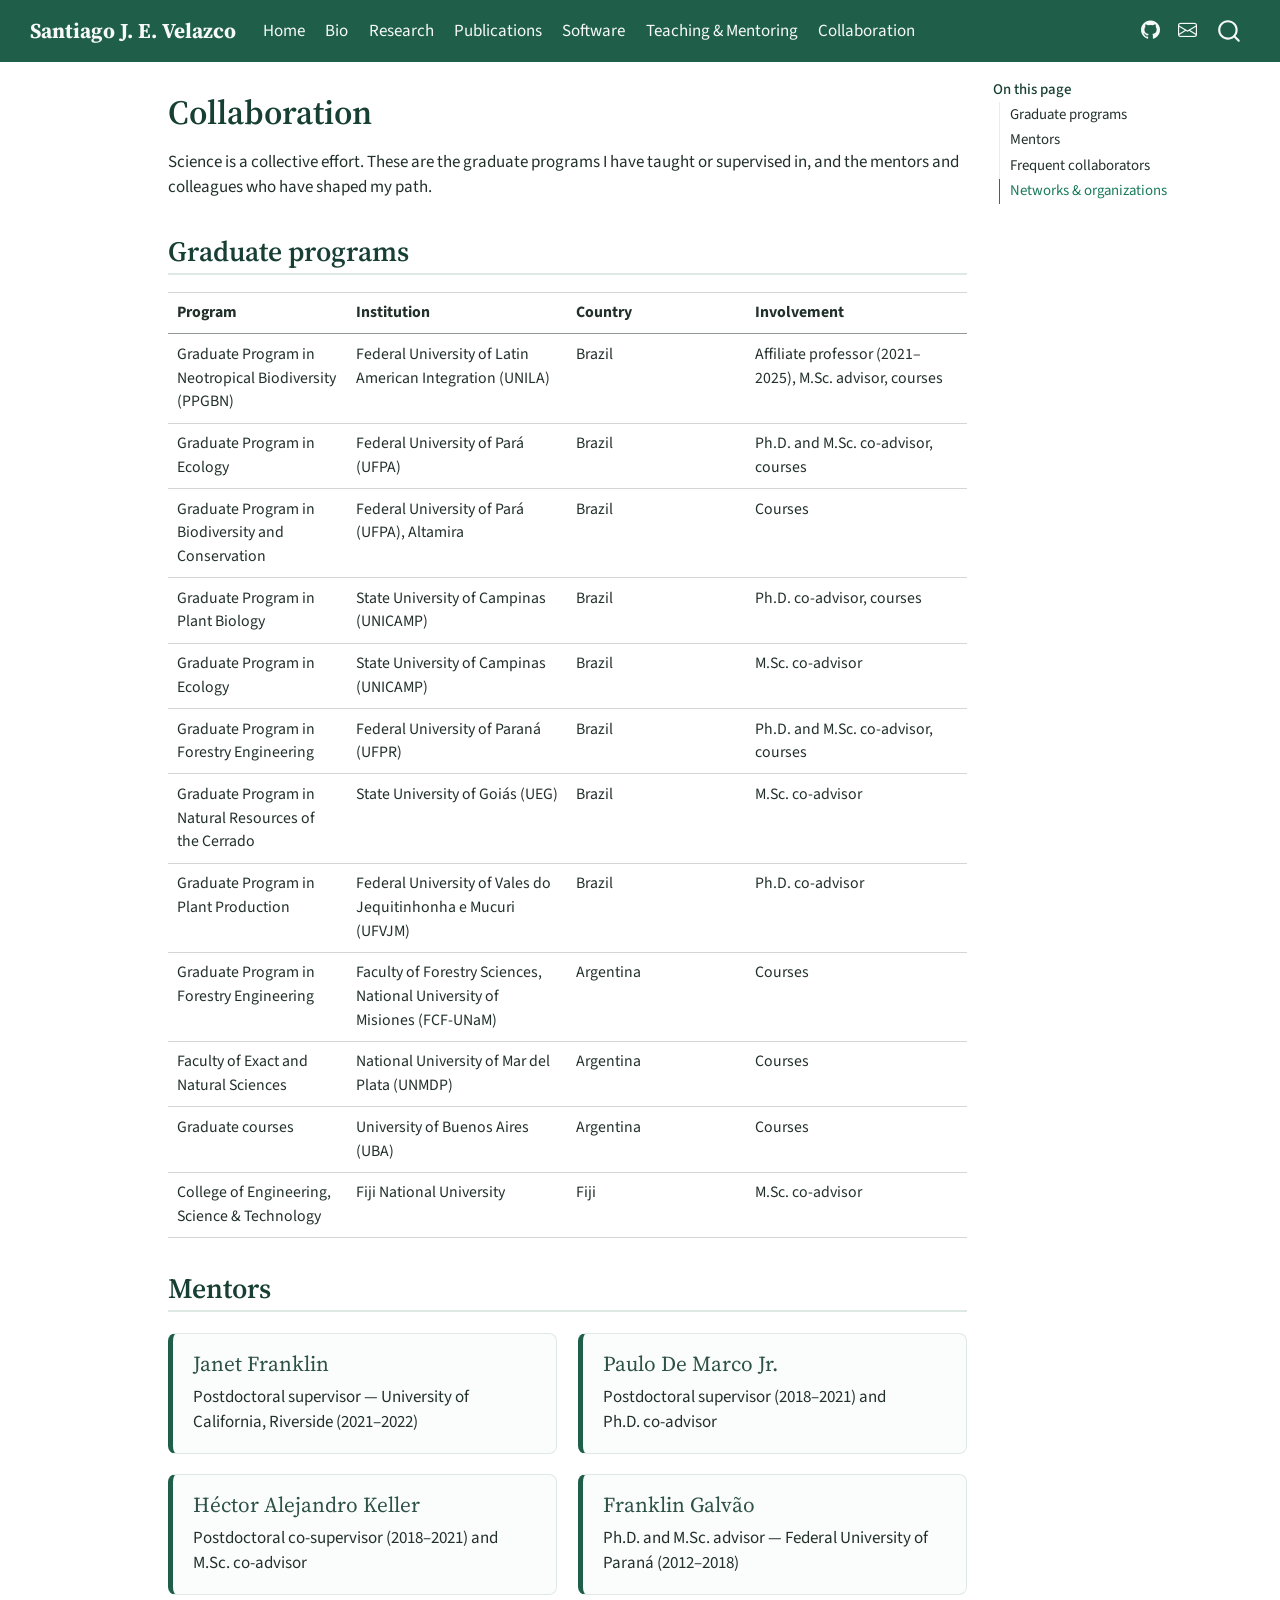
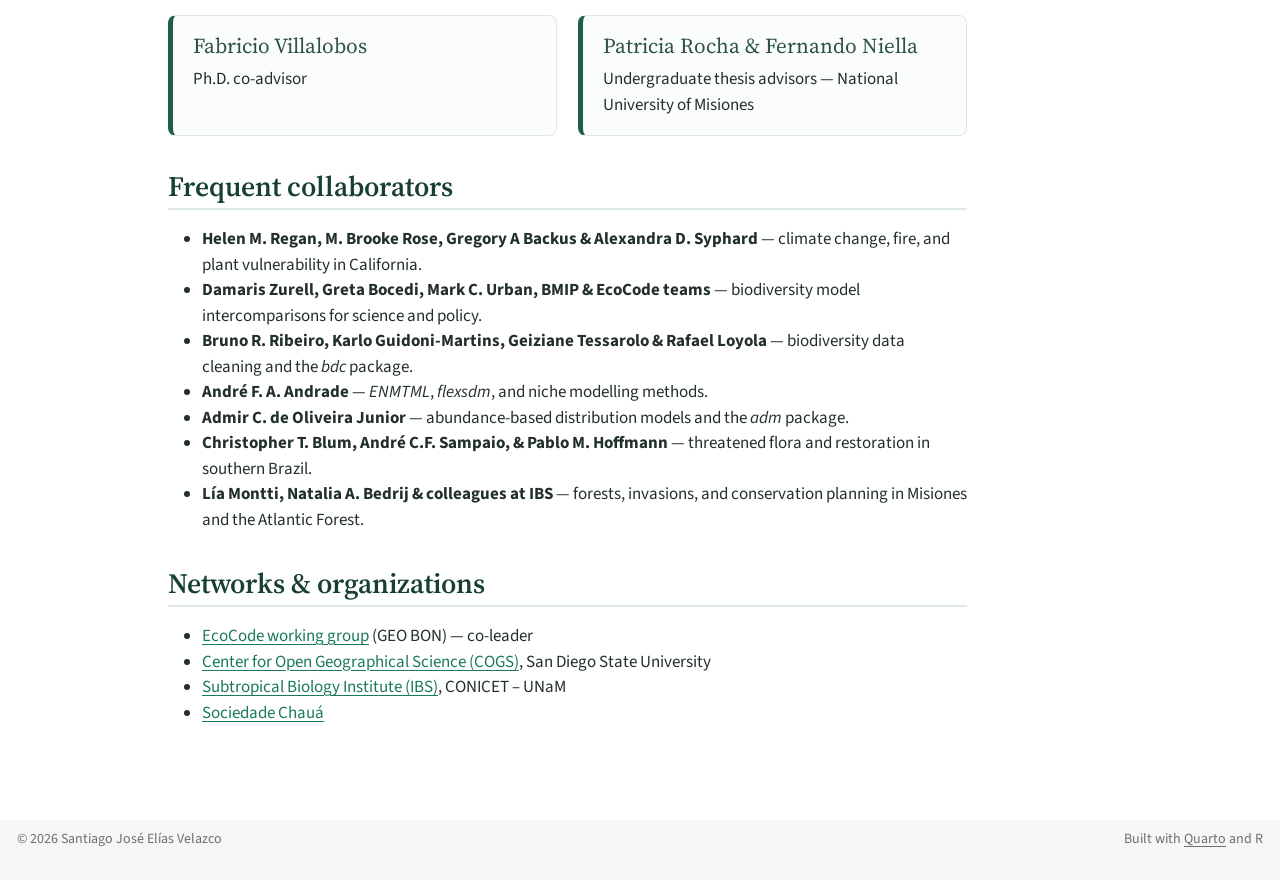
<file: docs/collaboration.html>
<!DOCTYPE html>
<html xmlns="http://www.w3.org/1999/xhtml" lang="en" xml:lang="en"><head>

<meta charset="utf-8">
<meta name="generator" content="quarto-1.11.9">

<meta name="viewport" content="width=device-width, initial-scale=1.0, user-scalable=yes">


<title>Collaboration – Santiago J. E. Velazco</title>
<style>
/* Default styles provided by pandoc.
** See https://pandoc.org/MANUAL.html#variables-for-html for config info.
*/
span.smallcaps{font-variant: small-caps;}
div.columns{display: flex; gap: 1.5em;}
div.column{flex: auto;}
@media screen {
div.columns{gap: min(4vw, 1.5em);}
div.column{overflow-x: auto;}
}
div.hanging-indent{margin-left: 1.5em; text-indent: -1.5em;}
ul.task-list{list-style: none;}
ul.task-list li input[type="checkbox"] {
  width: 0.8em;
  margin: 0 0.8em 0.2em -1em; /* quarto-specific, see https://github.com/quarto-dev/quarto-cli/issues/4556 */ 
  vertical-align: middle;
}
</style>


<script src="site_libs/quarto-nav/quarto-nav.js"></script>
<script src="site_libs/quarto-nav/headroom.min.js"></script>
<script src="site_libs/clipboard/clipboard.min.js"></script>
<script src="site_libs/quarto-search/autocomplete.umd.js"></script>
<script src="site_libs/quarto-search/fuse.min.js"></script>
<script src="site_libs/quarto-search/quarto-search.js"></script>
<meta name="quarto:offset" content="./">
<link href="./images/favicon.png" rel="icon" type="image/png">
<script src="site_libs/quarto-html/quarto.js" type="module"></script>
<script src="site_libs/quarto-html/tabsets/tabsets.js" type="module"></script>
<script src="site_libs/quarto-html/scrollable-regions/scrollable-regions.js" type="module"></script>
<script src="site_libs/quarto-html/popper.min.js"></script>
<script src="site_libs/quarto-html/tippy.umd.min.js"></script>
<script src="site_libs/quarto-html/anchor.min.js"></script>
<link href="site_libs/quarto-html/tippy.css" rel="stylesheet">
<link href="site_libs/quarto-html/quarto-syntax-highlighting-63b5708e65d6cd79cd7618c58d0c21e7.css" rel="stylesheet" id="quarto-text-highlighting-styles">
<script src="site_libs/bootstrap/bootstrap.min.js"></script>
<link href="site_libs/bootstrap/bootstrap-icons.css" rel="stylesheet">
<link href="site_libs/bootstrap/bootstrap-2684b23f09337ae67a759116505e3ada.min.css" rel="stylesheet" append-hash="true" id="quarto-bootstrap" data-mode="light">
<script id="quarto-search-options" type="application/json">{
  "location": "navbar",
  "copy-button": false,
  "collapse-after": 3,
  "panel-placement": "end",
  "type": "overlay",
  "limit": 50,
  "keyboard-shortcut": [
    "f",
    "/",
    "s"
  ],
  "show-item-context": false,
  "language": {
    "search-no-results-text": "No results",
    "search-matching-documents-text": "matching documents",
    "search-copy-link-title": "Copy link to search",
    "search-hide-matches-text": "Hide additional matches",
    "search-more-match-text": "more match in this document",
    "search-more-matches-text": "more matches in this document",
    "search-clear-button-title": "Clear",
    "search-text-placeholder": "",
    "search-detached-cancel-button-title": "Cancel",
    "search-submit-button-title": "Submit",
    "search-label": "Search"
  }
}</script>
<style>html{ scroll-behavior: smooth; }</style>


<meta property="og:title" content="Collaboration – Santiago J. E. Velazco">
<meta property="og:description" content="Conservation biogeography, species distribution modelling and open-source tools for biodiversity science.">
<meta property="og:site_name" content="Santiago J. E. Velazco">
</head>

<body class="nav-fixed quarto-light"><a id="quarto-skip-link" class="visually-hidden-focusable" href="#quarto-document-content">Skip to main content</a>

<div id="quarto-search-results"></div>
  <header id="quarto-header" class="headroom fixed-top">
    <nav class="navbar navbar-expand-lg " data-bs-theme="dark" aria-label="Site">
      <div class="navbar-container container-fluid">
      <div class="navbar-brand-container mx-auto">
    <a class="navbar-brand" href="./index.html">
    <span class="navbar-title">Santiago J. E. Velazco</span>
    </a>
  </div>
          <button class="navbar-toggler" type="button" data-bs-toggle="collapse" data-bs-target="#navbarCollapse" aria-controls="navbarCollapse" aria-expanded="false" aria-label="Toggle navigation" onclick="if (window.quartoToggleHeadroom) { window.quartoToggleHeadroom(); }">
  <span class="navbar-toggler-icon"></span>
</button>
          <div class="collapse navbar-collapse" id="navbarCollapse">
            <ul class="navbar-nav navbar-nav-scroll me-auto">
  <li class="nav-item">
    <a class="nav-link" href="./index.html"> 
<span class="menu-text">Home</span></a>
  </li>  
  <li class="nav-item">
    <a class="nav-link" href="./bio.html"> 
<span class="menu-text">Bio</span></a>
  </li>  
  <li class="nav-item">
    <a class="nav-link" href="./research.html"> 
<span class="menu-text">Research</span></a>
  </li>  
  <li class="nav-item">
    <a class="nav-link" href="./publications.html"> 
<span class="menu-text">Publications</span></a>
  </li>  
  <li class="nav-item">
    <a class="nav-link" href="./software.html"> 
<span class="menu-text">Software</span></a>
  </li>  
  <li class="nav-item">
    <a class="nav-link" href="./teaching.html"> 
<span class="menu-text">Teaching &amp; Mentoring</span></a>
  </li>  
  <li class="nav-item">
    <a class="nav-link active" href="./collaboration.html" aria-current="page"> 
<span class="menu-text">Collaboration</span></a>
  </li>  
</ul>
            <ul class="navbar-nav navbar-nav-scroll ms-auto">
  <li class="nav-item compact">
    <a class="nav-link" href="https://github.com/sjevelazco"> <i class="bi bi-github" role="img" aria-label="GitHub">
</i> 
<span class="menu-text"></span></a>
  </li>  
  <li class="nav-item compact">
    <a class="nav-link" href="mailto:sjevelazco@gmail.com"> <i class="bi bi-envelope" role="img" aria-label="Email">
</i> 
<span class="menu-text"></span></a>
  </li>  
</ul>
          </div> <!-- /navcollapse -->
            <div class="quarto-navbar-tools">
</div>
            <div id="quarto-search" class="" title="Search"></div>
      </div> <!-- /container-fluid -->
    </nav>
</header>
<!-- content -->
<div id="quarto-content" class="quarto-container page-columns page-rows-contents page-layout-article page-navbar">
<!-- sidebar -->
<!-- margin-sidebar -->
    <div id="quarto-margin-sidebar" class="sidebar margin-sidebar">
        <nav id="TOC" role="doc-toc" aria-labelledby="toc-title" class="toc-active">
    <h2 id="toc-title">On this page</h2>
   
  <ul>
  <li><a href="#graduate-programs" id="toc-graduate-programs" class="nav-link active" data-scroll-target="#graduate-programs">Graduate programs</a></li>
  <li><a href="#mentors" id="toc-mentors" class="nav-link" data-scroll-target="#mentors">Mentors</a></li>
  <li><a href="#frequent-collaborators" id="toc-frequent-collaborators" class="nav-link" data-scroll-target="#frequent-collaborators">Frequent collaborators</a></li>
  <li><a href="#networks-organizations" id="toc-networks-organizations" class="nav-link" data-scroll-target="#networks-organizations">Networks &amp; organizations</a></li>
  </ul>
</nav>
    </div>
<!-- main -->
<main class="content" id="quarto-document-content" tabindex="-1">

<header id="title-block-header" class="quarto-title-block default">
<div class="quarto-title">
<h1 class="title">Collaboration</h1>
</div>



<div class="quarto-title-meta">

    
  
    
  </div>
  


</header>


<p>Science is a collective effort. These are the graduate programs I have taught or supervised in, and the mentors and colleagues who have shaped my path.</p>
<section id="graduate-programs" class="level2">
<h2 class="anchored" data-anchor-id="graduate-programs">Graduate programs</h2>
<!-- Programs where I taught courses and/or supervised students (from my CV). -->
<table class="caption-top table">
<colgroup>
<col style="width: 22%">
<col style="width: 27%">
<col style="width: 22%">
<col style="width: 27%">
</colgroup>
<thead>
<tr class="header">
<th style="text-align: left;">Program</th>
<th style="text-align: left;">Institution</th>
<th style="text-align: left;">Country</th>
<th style="text-align: left;">Involvement</th>
</tr>
</thead>
<tbody>
<tr class="odd">
<td style="text-align: left;">Graduate Program in Neotropical Biodiversity (PPGBN)</td>
<td style="text-align: left;">Federal University of Latin American Integration (UNILA)</td>
<td style="text-align: left;">Brazil</td>
<td style="text-align: left;">Affiliate professor (2021–2025), M.Sc. advisor, courses</td>
</tr>
<tr class="even">
<td style="text-align: left;">Graduate Program in Ecology</td>
<td style="text-align: left;">Federal University of Pará (UFPA)</td>
<td style="text-align: left;">Brazil</td>
<td style="text-align: left;">Ph.D.&nbsp;and M.Sc. co-advisor, courses</td>
</tr>
<tr class="odd">
<td style="text-align: left;">Graduate Program in Biodiversity and Conservation</td>
<td style="text-align: left;">Federal University of Pará (UFPA), Altamira</td>
<td style="text-align: left;">Brazil</td>
<td style="text-align: left;">Courses</td>
</tr>
<tr class="even">
<td style="text-align: left;">Graduate Program in Plant Biology</td>
<td style="text-align: left;">State University of Campinas (UNICAMP)</td>
<td style="text-align: left;">Brazil</td>
<td style="text-align: left;">Ph.D.&nbsp;co-advisor, courses</td>
</tr>
<tr class="odd">
<td style="text-align: left;">Graduate Program in Ecology</td>
<td style="text-align: left;">State University of Campinas (UNICAMP)</td>
<td style="text-align: left;">Brazil</td>
<td style="text-align: left;">M.Sc. co-advisor</td>
</tr>
<tr class="even">
<td style="text-align: left;">Graduate Program in Forestry Engineering</td>
<td style="text-align: left;">Federal University of Paraná (UFPR)</td>
<td style="text-align: left;">Brazil</td>
<td style="text-align: left;">Ph.D.&nbsp;and M.Sc. co-advisor, courses</td>
</tr>
<tr class="odd">
<td style="text-align: left;">Graduate Program in Natural Resources of the Cerrado</td>
<td style="text-align: left;">State University of Goiás (UEG)</td>
<td style="text-align: left;">Brazil</td>
<td style="text-align: left;">M.Sc. co-advisor</td>
</tr>
<tr class="even">
<td style="text-align: left;">Graduate Program in Plant Production</td>
<td style="text-align: left;">Federal University of Vales do Jequitinhonha e Mucuri (UFVJM)</td>
<td style="text-align: left;">Brazil</td>
<td style="text-align: left;">Ph.D.&nbsp;co-advisor</td>
</tr>
<tr class="odd">
<td style="text-align: left;">Graduate Program in Forestry Engineering</td>
<td style="text-align: left;">Faculty of Forestry Sciences, National University of Misiones (FCF-UNaM)</td>
<td style="text-align: left;">Argentina</td>
<td style="text-align: left;">Courses</td>
</tr>
<tr class="even">
<td style="text-align: left;">Faculty of Exact and Natural Sciences</td>
<td style="text-align: left;">National University of Mar del Plata (UNMDP)</td>
<td style="text-align: left;">Argentina</td>
<td style="text-align: left;">Courses</td>
</tr>
<tr class="odd">
<td style="text-align: left;">Graduate courses</td>
<td style="text-align: left;">University of Buenos Aires (UBA)</td>
<td style="text-align: left;">Argentina</td>
<td style="text-align: left;">Courses</td>
</tr>
<tr class="even">
<td style="text-align: left;">College of Engineering, Science &amp; Technology</td>
<td style="text-align: left;">Fiji National University</td>
<td style="text-align: left;">Fiji</td>
<td style="text-align: left;">M.Sc. co-advisor</td>
</tr>
</tbody>
</table>
</section>
<section id="mentors" class="level2">
<h2 class="anchored" data-anchor-id="mentors">Mentors</h2>
<div class="card-grid">
<section id="janet-franklin" class="level4 info-card">
<h4 class="anchored" data-anchor-id="janet-franklin">Janet Franklin</h4>
<p>Postdoctoral supervisor — University of California, Riverside (2021–2022)</p>
</section>
<section id="paulo-de-marco-jr." class="level4 info-card">
<h4 class="anchored" data-anchor-id="paulo-de-marco-jr.">Paulo De Marco Jr.</h4>
<p>Postdoctoral supervisor (2018–2021) and Ph.D.&nbsp;co-advisor</p>
</section>
<section id="héctor-alejandro-keller" class="level4 info-card">
<h4 class="anchored" data-anchor-id="héctor-alejandro-keller">Héctor Alejandro Keller</h4>
<p>Postdoctoral co-supervisor (2018–2021) and M.Sc. co-advisor</p>
</section>
<section id="franklin-galvão" class="level4 info-card">
<h4 class="anchored" data-anchor-id="franklin-galvão">Franklin Galvão</h4>
<p>Ph.D.&nbsp;and M.Sc. advisor — Federal University of Paraná (2012–2018)</p>
</section>
<section id="fabricio-villalobos" class="level4 info-card">
<h4 class="anchored" data-anchor-id="fabricio-villalobos">Fabricio Villalobos</h4>
<p>Ph.D.&nbsp;co-advisor</p>
</section>
<section id="patricia-rocha-fernando-niella" class="level4 info-card">
<h4 class="anchored" data-anchor-id="patricia-rocha-fernando-niella">Patricia Rocha &amp; Fernando Niella</h4>
<p>Undergraduate thesis advisors — National University of Misiones</p>
</section>
</div>
<!-- TIP: turn a name into a link like this:  #### [Janet Franklin](https://their-website) -->
</section>
<section id="frequent-collaborators" class="level2">
<h2 class="anchored" data-anchor-id="frequent-collaborators">Frequent collaborators</h2>
<!-- Edit freely: add/remove names and links. Selected from frequent co-authors in my CV. -->
<ul>
<li><strong>Helen M. Regan, M. Brooke Rose, Gregory A Backus &amp; Alexandra D. Syphard</strong> — climate change, fire, and plant vulnerability in California.</li>
<li><strong>Damaris Zurell, Greta Bocedi, Mark C. Urban, BMIP &amp; EcoCode teams</strong> — biodiversity model intercomparisons for science and policy.</li>
<li><strong>Bruno R. Ribeiro, Karlo Guidoni-Martins, Geiziane Tessarolo &amp; Rafael Loyola</strong> — biodiversity data cleaning and the <em>bdc</em> package.</li>
<li><strong>André F. A. Andrade</strong> — <em>ENMTML</em>, <em>flexsdm</em>, and niche modelling methods.</li>
<li><strong>Admir C. de Oliveira Junior</strong> — abundance-based distribution models and the <em>adm</em> package.</li>
<li><strong>Christopher T. Blum, André C.F. Sampaio, &amp; Pablo M. Hoffmann</strong> — threatened flora and restoration in southern Brazil.</li>
<li><strong>Lía Montti, Natalia A. Bedrij &amp; colleagues at IBS</strong> — forests, invasions, and conservation planning in Misiones and the Atlantic Forest.</li>
</ul>
</section>
<section id="networks-organizations" class="level2">
<h2 class="anchored" data-anchor-id="networks-organizations">Networks &amp; organizations</h2>
<ul>
<li><a href="https://geobon.org/ecocode-modelling-life-on-earth/">EcoCode working group</a> (GEO BON) — co-leader</li>
<li><a href="https://cogs.sdsu.edu/">Center for Open Geographical Science (COGS)</a>, San Diego State University</li>
<li><a href="https://ibs.conicet.gov.ar/">Subtropical Biology Institute (IBS)</a>, CONICET – UNaM</li>
<li><a href="https://www.sociedadechaua.org/en/quem-somos">Sociedade Chauá</a></li>
</ul>


</section>

</main> <!-- /main -->
<script id="quarto-html-after-body" type="application/javascript">
  window.document.addEventListener("DOMContentLoaded", function (event) {
    const icon = "";
    const anchorJS = new window.AnchorJS();
    anchorJS.options = {
      placement: 'right',
      icon: icon
    };
    anchorJS.add('.anchored');
    const isCodeAnnotation = (el) => {
      for (const clz of el.classList) {
        if (clz.startsWith('code-annotation-')) {                     
          return true;
        }
      }
      return false;
    }
    const onCopySuccess = function(e) {
      // button target
      const button = e.trigger;
      // don't keep focus
      button.blur();
      // flash "checked"
      button.classList.add('code-copy-button-checked');
      var currentTitle = button.getAttribute("title");
      button.setAttribute("title", "Copied!");
      let tooltip;
      if (window.bootstrap) {
        button.setAttribute("data-bs-toggle", "tooltip");
        button.setAttribute("data-bs-placement", "left");
        button.setAttribute("data-bs-title", "Copied!");
        tooltip = new bootstrap.Tooltip(button, 
          { trigger: "manual", 
            customClass: "code-copy-button-tooltip",
            offset: [0, -8]});
        tooltip.show();    
      }
      setTimeout(function() {
        if (tooltip) {
          tooltip.hide();
          button.removeAttribute("data-bs-title");
          button.removeAttribute("data-bs-toggle");
          button.removeAttribute("data-bs-placement");
        }
        button.setAttribute("title", currentTitle);
        button.classList.remove('code-copy-button-checked');
      }, 1000);
      // clear code selection
      e.clearSelection();
    }
    const getTextToCopy = function(trigger) {
      const outerScaffold = trigger.parentElement.cloneNode(true);
      const codeEl = outerScaffold.querySelector('code');
      for (const childEl of codeEl.children) {
        if (isCodeAnnotation(childEl)) {
          childEl.remove();
        }
      }
      return codeEl.innerText;
    }
    const clipboard = new window.ClipboardJS('.code-copy-button:not([data-in-quarto-modal])', {
      text: getTextToCopy
    });
    clipboard.on('success', onCopySuccess);
    if (window.document.getElementById('quarto-embedded-source-code-modal')) {
      const clipboardModal = new window.ClipboardJS('.code-copy-button[data-in-quarto-modal]', {
        text: getTextToCopy,
        container: window.document.getElementById('quarto-embedded-source-code-modal')
      });
      clipboardModal.on('success', onCopySuccess);
    }
      var localhostRegex = new RegExp(/^(?:http|https):\/\/localhost\:?[0-9]*\//);
      var mailtoRegex = new RegExp(/^mailto:/);
        var filterRegex = new RegExp("https:\/\/sjevelazco\.github\.io");
      const newWindowLabel = "(opens in a new tab)";
      const newWindowNoteId = "quarto-ext-newwindow-label";
      // Links reference one hidden label through aria-describedby, so the
      // announcement never changes their accessible name.
      var describeNewWindow = (link) => {
        if (!window.document.getElementById(newWindowNoteId)) {
          var newWindowNote = window.document.createElement("span");
          newWindowNote.id = newWindowNoteId;
          newWindowNote.hidden = true;
          newWindowNote.textContent = newWindowLabel;
          window.document.body.appendChild(newWindowNote);
        }
        var describedBy = (link.getAttribute("aria-describedby") || "").split(/\s+/).filter(Boolean);
        if (!describedBy.includes(newWindowNoteId)) {
          describedBy.push(newWindowNoteId);
          link.setAttribute("aria-describedby", describedBy.join(" "));
        }
      }
      var isInternal = (href) => {
          return filterRegex.test(href) || localhostRegex.test(href) || mailtoRegex.test(href);
      }
      // Inspect non-navigation links and adorn them if external
      window.quartoDecorateExternalLinks = function (root) {
     var links = (root || window.document).querySelectorAll('a[href]:not(.nav-link):not(.navbar-brand):not(.toc-action):not(.sidebar-link):not(.sidebar-item-toggle):not(.pagination-link):not(.no-external):not([aria-hidden]):not(.dropdown-item):not(.quarto-navigation-tool):not(.about-link)');
      for (var i=0; i<links.length; i++) {
        const link = links[i];
        if (!isInternal(link.href)) {
          // undo the damage that might have been done by quarto-nav.js in the case of
          // links that we want to consider external
          if (link.dataset.originalHref !== undefined) {
            link.href = link.dataset.originalHref;
          }
            // target, if specified
            link.setAttribute("target", "_blank");
            if (link.getAttribute("rel") === null) {
              link.setAttribute("rel", "noopener");
            }
            describeNewWindow(link);
          if (!link.classList.contains('no-external-icon')) {
          }
        }
      }
      };
      window.quartoDecorateExternalLinks(window.document);
    // Esc closes the popup (WCAG 1.4.13) and focus leaving both trigger and
    // popup closes it (WCAG 2.4.11); tippy handles neither for interactive popups.
    const hideOnEscAndFocusOut = {
      name: 'hideOnEscAndFocusOut',
      defaultValue: true,
      fn(instance) {
        const dismiss = () => {
          // A show scheduled by the trigger delay would otherwise reopen it
          instance.clearDelayTimeouts();
          instance.hide();
        };
        const onKeyDown = (event) => {
          if (event.key !== 'Escape') {
            return;
          }
          // Keep Esc from also reaching page handlers (e.g. reveal.js overview),
          // except an open reveal.js slide menu, which Esc should close too.
          // The menu handles keys only when its keyboard option is on.
          const menuHandlesEsc = window.Reveal?.getPlugin?.('menu')?.isOpen() &&
            window.Reveal.getConfig().menu?.keyboard !== false;
          if (!menuHandlesEsc) {
            event.stopPropagation();
          }
          if (instance.popper.contains(window.document.activeElement)) {
            // Disabled while refocusing so the focus trigger does not reopen it
            instance.disable();
            instance.reference.focus();
            instance.enable();
          }
          dismiss();
        };
        const onFocusOut = (event) => {
          const target = event.relatedTarget;
          if (target && !instance.reference.contains(target) &&
              !instance.popper.contains(target)) {
            dismiss();
          }
        };
        // On the trigger too: a click trigger (code-annotations: select) has no
        // blur handling. Attached for the instance's lifetime so leaving the
        // trigger also cancels a show still pending on the trigger delay.
        instance.reference.addEventListener('focusout', onFocusOut);
        return {
          onShow() {
            window.document.addEventListener('keydown', onKeyDown, true);
            instance.popper.addEventListener('focusout', onFocusOut);
          },
          onHide() {
            window.document.removeEventListener('keydown', onKeyDown, true);
            instance.popper.removeEventListener('focusout', onFocusOut);
          },
          onDestroy() {
            instance.reference.removeEventListener('focusout', onFocusOut);
          },
        };
      },
    };
    function tippyHover(el, contentFn, onTriggerFn, onUntriggerFn) {
      const config = {
        allowHTML: true,
        maxWidth: 500,
        delay: 100,
        arrow: false,
        appendTo: function(el) {
            return el.parentElement;
        },
        interactive: true,
        interactiveBorder: 10,
        theme: 'quarto',
        placement: 'bottom-start',
        plugins: [hideOnEscAndFocusOut],
      };
      if (contentFn) {
        config.content = contentFn;
      }
      if (onTriggerFn) {
        config.onTrigger = onTriggerFn;
      }
      if (onUntriggerFn) {
        config.onUntrigger = onUntriggerFn;
      }
      window.tippy(el, config); 
    }
    const noterefs = window.document.querySelectorAll('a[role="doc-noteref"]');
    for (var i=0; i<noterefs.length; i++) {
      const ref = noterefs[i];
      tippyHover(ref, function() {
        // use id or data attribute instead here
        let href = ref.getAttribute('data-footnote-href') || ref.getAttribute('href');
        try { href = new URL(href).hash; } catch {}
        const id = href.replace(/^#\/?/, "");
        const note = window.document.getElementById(id);
        if (note) {
          return note.innerHTML;
        } else {
          return "";
        }
      });
    }
    const xrefs = window.document.querySelectorAll('a.quarto-xref');
    const processXRef = (id, note) => {
      // Strip column container classes
      const stripColumnClz = (el) => {
        el.classList.remove("page-full", "page-columns");
        if (el.children) {
          for (const child of el.children) {
            stripColumnClz(child);
          }
        }
      }
      stripColumnClz(note)
      if (id === null || id.startsWith('sec-')) {
        // Special case sections, only their first couple elements
        const container = document.createElement("div");
        if (note.children && note.children.length > 2) {
          container.appendChild(note.children[0].cloneNode(true));
          for (let i = 1; i < note.children.length; i++) {
            const child = note.children[i];
            if (child.tagName === "P" && child.innerText === "") {
              continue;
            } else {
              container.appendChild(child.cloneNode(true));
              break;
            }
          }
          if (window.Quarto?.typesetMath) {
            window.Quarto.typesetMath(container);
          }
          return container.innerHTML
        } else {
          if (window.Quarto?.typesetMath) {
            window.Quarto.typesetMath(note);
          }
          return note.innerHTML;
        }
      } else {
        // Remove any anchor links if they are present
        const anchorLink = note.querySelector('a.anchorjs-link');
        if (anchorLink) {
          anchorLink.remove();
        }
        if (window.Quarto?.typesetMath) {
          window.Quarto.typesetMath(note);
        }
        if (note.classList.contains("callout")) {
          return note.outerHTML;
        } else {
          return note.innerHTML;
        }
      }
    }
    for (var i=0; i<xrefs.length; i++) {
      const xref = xrefs[i];
      tippyHover(xref, undefined, function(instance) {
        instance.disable();
        let url = xref.getAttribute('href');
        let hash = undefined; 
        if (url.startsWith('#')) {
          hash = url;
        } else {
          try { hash = new URL(url).hash; } catch {}
        }
        if (hash) {
          const id = hash.replace(/^#\/?/, "");
          const note = window.document.getElementById(id);
          if (note !== null) {
            try {
              const html = processXRef(id, note.cloneNode(true));
              instance.setContent(html);
            } finally {
              instance.enable();
              instance.show();
            }
          } else {
            // See if we can fetch this
            fetch(url.split('#')[0])
            .then(res => res.text())
            .then(html => {
              const parser = new DOMParser();
              const htmlDoc = parser.parseFromString(html, "text/html");
              const note = htmlDoc.getElementById(id);
              if (note !== null) {
                const html = processXRef(id, note);
                instance.setContent(html);
              } 
            }).finally(() => {
              instance.enable();
              instance.show();
            });
          }
        } else {
          // See if we can fetch a full url (with no hash to target)
          // This is a special case and we should probably do some content thinning / targeting
          fetch(url)
          .then(res => res.text())
          .then(html => {
            const parser = new DOMParser();
            const htmlDoc = parser.parseFromString(html, "text/html");
            const note = htmlDoc.querySelector('main.content');
            if (note !== null) {
              // This should only happen for chapter cross references
              // (since there is no id in the URL)
              // remove the first header
              if (note.children.length > 0 && note.children[0].tagName === "HEADER") {
                note.children[0].remove();
              }
              const html = processXRef(null, note);
              instance.setContent(html);
            } 
          }).finally(() => {
            instance.enable();
            instance.show();
          });
        }
      }, function(instance) {
      });
    }
        let selectedAnnoteEl;
        const selectorForAnnotation = ( cell, annotation) => {
          let cellAttr = 'data-code-cell="' + cell + '"';
          let lineAttr = 'data-code-annotation="' +  annotation + '"';
          const selector = 'span[' + cellAttr + '][' + lineAttr + ']';
          return selector;
        }
        const selectCodeLines = (annoteEl) => {
          const doc = window.document;
          const targetCell = annoteEl.getAttribute("data-target-cell");
          const targetAnnotation = annoteEl.getAttribute("data-target-annotation");
          const annoteSpan = window.document.querySelector(selectorForAnnotation(targetCell, targetAnnotation));
          const lines = annoteSpan.getAttribute("data-code-lines").split(",");
          const lineIds = lines.map((line) => {
            return targetCell + "-" + line;
          })
          // Each band is positioned against its own containing block, which is
          // not the offsetParent of the lines, so place it from client rects.
          const placeBand = (band, firstEl, lastEl, codeBlock) => {
            const container = band.offsetParent;
            if (container === null) {
              return;
            }
            const containerRect = container.getBoundingClientRect();
            // Reveal.js scales slides with a transform, so convert client
            // pixels back to the CSS pixels of the container.
            const scale = containerRect.height / container.offsetHeight || 1;
            const firstRect = firstEl.getBoundingClientRect();
            const lastRect = lastEl.getBoundingClientRect();
            const top = (firstRect.top - containerRect.top) / scale - container.clientTop + container.scrollTop;
            const height = (lastRect.bottom - firstRect.top) / scale;
            band.style.top = top - 2 + "px";
            band.style.height = height + 4 + "px";
            if (codeBlock) {
              // Without the copy button wrapper, the containing block is wider
              // than the code block, so span the code block explicitly.
              const blockRect = codeBlock.getBoundingClientRect();
              band.style.left = (blockRect.left - containerRect.left) / scale - container.clientLeft + container.scrollLeft + "px";
              band.style.width = blockRect.width / scale + "px";
            }
          };
          if (lineIds.length > 0) {
            const el = window.document.getElementById(lineIds[0]);
            const lastEl = window.document.getElementById(lineIds[lineIds.length - 1]);
            const parent = el.parentElement.parentElement;
            // cook up a div (if necessary) and position it
            let div = window.document.getElementById("code-annotation-line-highlight");
            if (div === null) {
              div = window.document.createElement("div");
              div.setAttribute("id", "code-annotation-line-highlight");
              div.style.position = 'absolute';
              parent.appendChild(div);
            }
            placeBand(div, el, lastEl, parent.closest("div.sourceCode") || parent);
            let gutterDiv = window.document.getElementById("code-annotation-line-highlight-gutter");
            if (gutterDiv === null) {
              gutterDiv = window.document.createElement("div");
              gutterDiv.setAttribute("id", "code-annotation-line-highlight-gutter");
              gutterDiv.style.position = 'absolute';
              const codeCell = window.document.getElementById(targetCell);
              const gutter = codeCell.querySelector('.code-annotation-gutter');
              gutter.appendChild(gutterDiv);
            }
            placeBand(gutterDiv, el, lastEl);
            selectedAnnoteEl = annoteEl;
          }
        };
        const unselectCodeLines = () => {
          const elementsIds = ["code-annotation-line-highlight", "code-annotation-line-highlight-gutter"];
          elementsIds.forEach((elId) => {
            const div = window.document.getElementById(elId);
            if (div) {
              div.remove();
            }
          });
          selectedAnnoteEl = undefined;
        };
          // Handle positioning of the toggle
      window.addEventListener(
        "resize",
        throttle(() => {
          elRect = undefined;
          if (selectedAnnoteEl) {
            selectCodeLines(selectedAnnoteEl);
          }
        }, 10)
      );
      function throttle(fn, ms) {
      let throttle = false;
      let timer;
        return (...args) => {
          if(!throttle) { // first call gets through
              fn.apply(this, args);
              throttle = true;
          } else { // all the others get throttled
              if(timer) clearTimeout(timer); // cancel #2
              timer = setTimeout(() => {
                fn.apply(this, args);
                timer = throttle = false;
              }, ms);
          }
        };
      }
        // Attach click handler to the DT
        const annoteDls = window.document.querySelectorAll('dt[data-target-cell]');
        for (const annoteDlNode of annoteDls) {
          annoteDlNode.addEventListener('click', (event) => {
            const clickedEl = event.target;
            if (clickedEl !== selectedAnnoteEl) {
              unselectCodeLines();
              const activeEl = window.document.querySelector('dt[data-target-cell].code-annotation-active');
              if (activeEl) {
                activeEl.classList.remove('code-annotation-active');
              }
              selectCodeLines(clickedEl);
              clickedEl.classList.add('code-annotation-active');
            } else {
              // Unselect the line
              unselectCodeLines();
              clickedEl.classList.remove('code-annotation-active');
            }
          });
        }
    const findCites = (el) => {
      const parentEl = el.parentElement;
      if (parentEl) {
        const cites = parentEl.dataset.cites;
        if (cites) {
          return {
            el,
            cites: cites.split(' ')
          };
        } else {
          return findCites(el.parentElement)
        }
      } else {
        return undefined;
      }
    };
    var bibliorefs = window.document.querySelectorAll('a[role="doc-biblioref"]');
    for (var i=0; i<bibliorefs.length; i++) {
      const ref = bibliorefs[i];
      const citeInfo = findCites(ref);
      if (citeInfo) {
        tippyHover(citeInfo.el, function() {
          var popup = window.document.createElement('div');
          citeInfo.cites.forEach(function(cite) {
            var citeDiv = window.document.createElement('div');
            citeDiv.classList.add('hanging-indent');
            citeDiv.classList.add('csl-entry');
            var biblioDiv = window.document.getElementById('ref-' + cite);
            if (biblioDiv) {
              citeDiv.innerHTML = biblioDiv.innerHTML;
            }
            popup.appendChild(citeDiv);
          });
          return popup.innerHTML;
        });
      }
    }
  });
  </script>
  <script type="application/javascript">
  window.quartoScrollableRegionsLabels = {"code":"Scrollable code","output":"Scrollable output"};
  </script>
</div> <!-- /content -->
<footer class="footer">
  <div class="nav-footer">
    <div class="nav-footer-left">
<p>© 2026 Santiago José Elías Velazco</p>
</div>   
    <div class="nav-footer-center">
      &nbsp;
    </div>
    <div class="nav-footer-right">
<p>Built with <a href="https://quarto.org">Quarto</a> and R</p>
</div>
  </div>
</footer>




<script src="site_libs/quarto-html/zenscroll-min.js"></script>
</body></html>
</file>
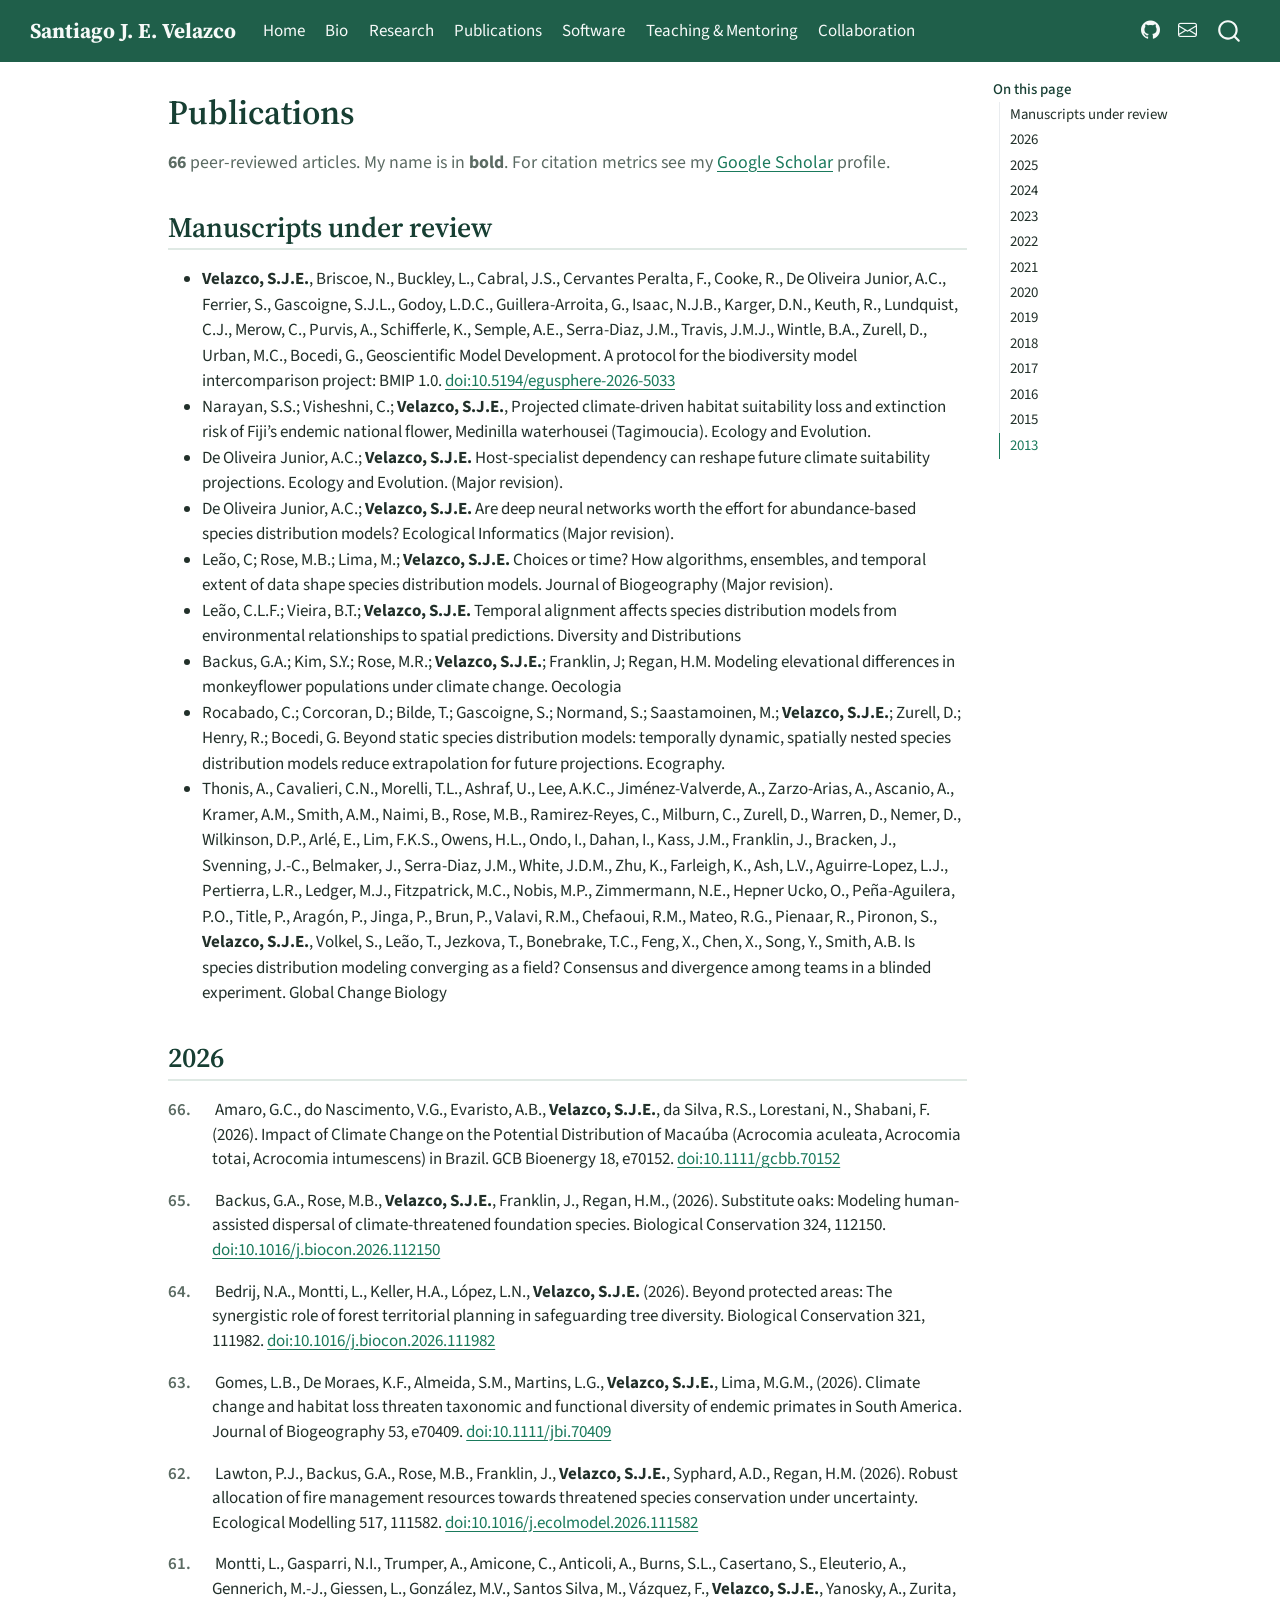
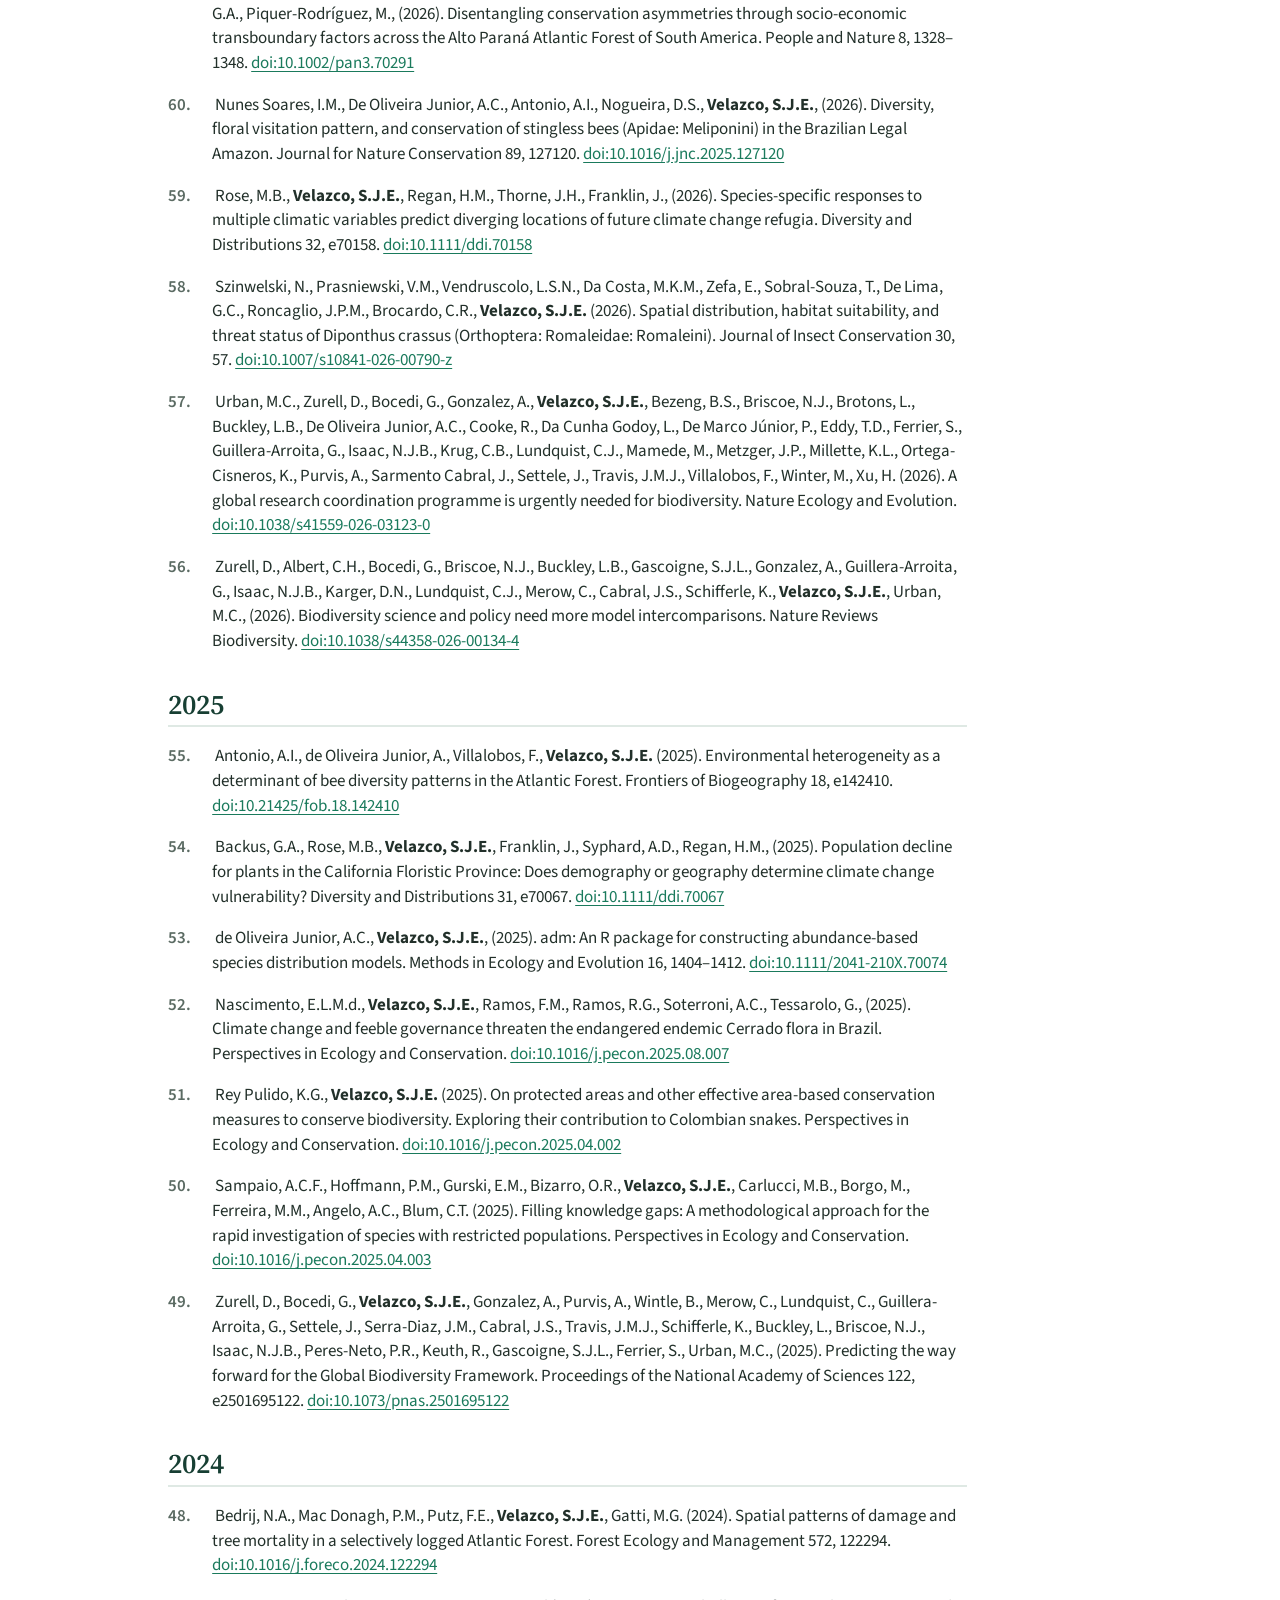
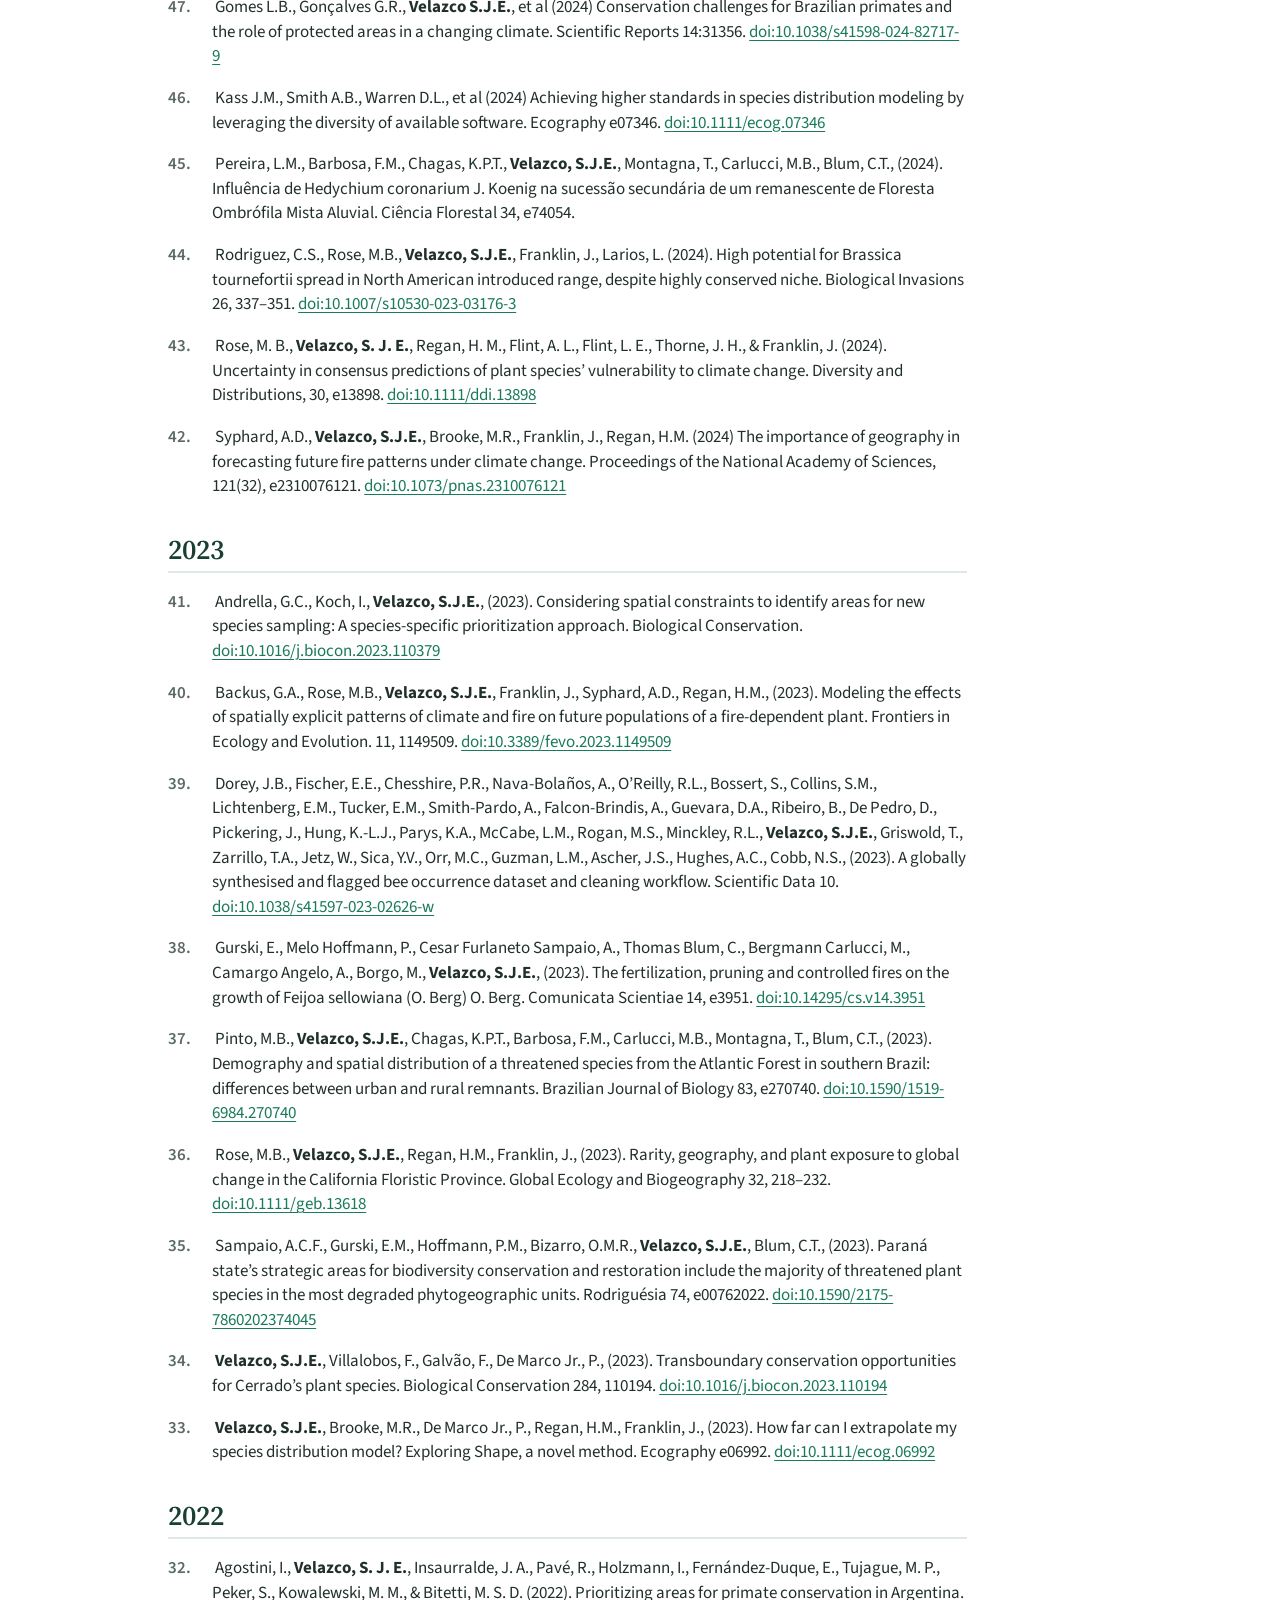
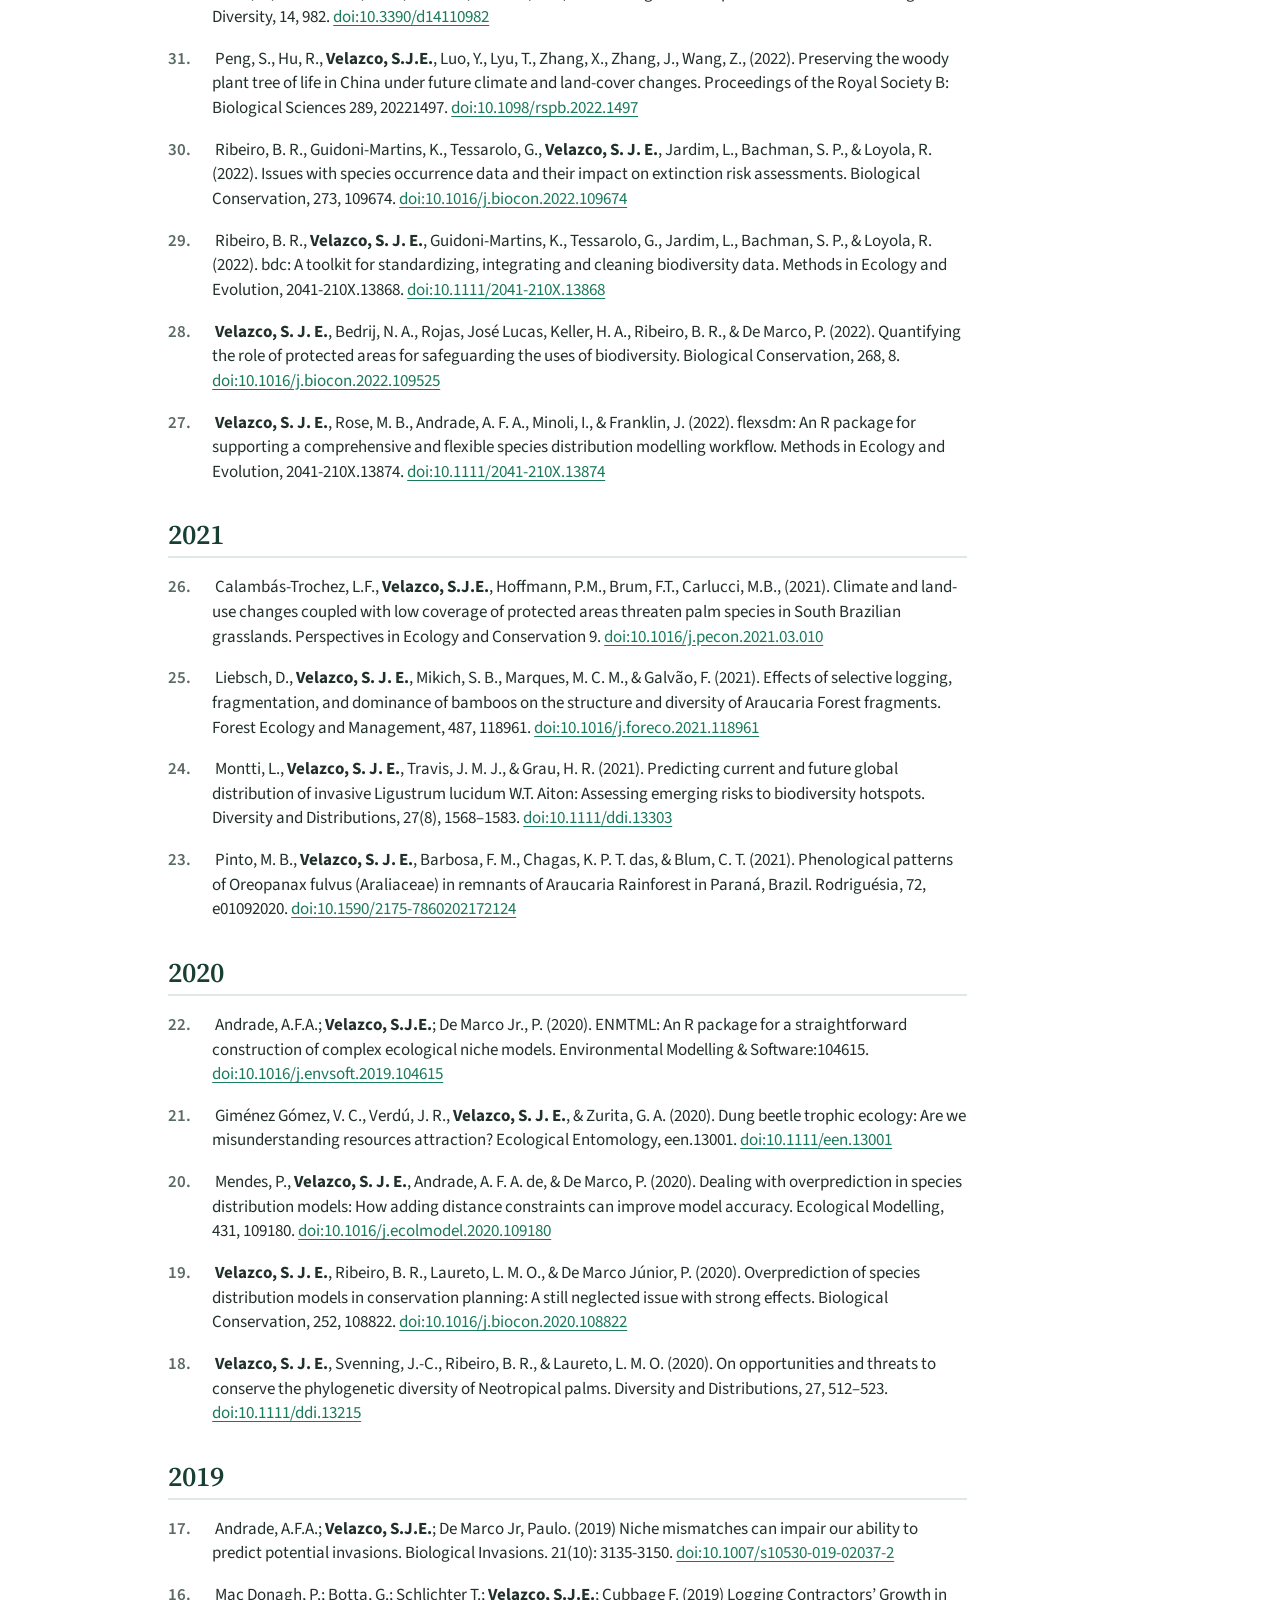
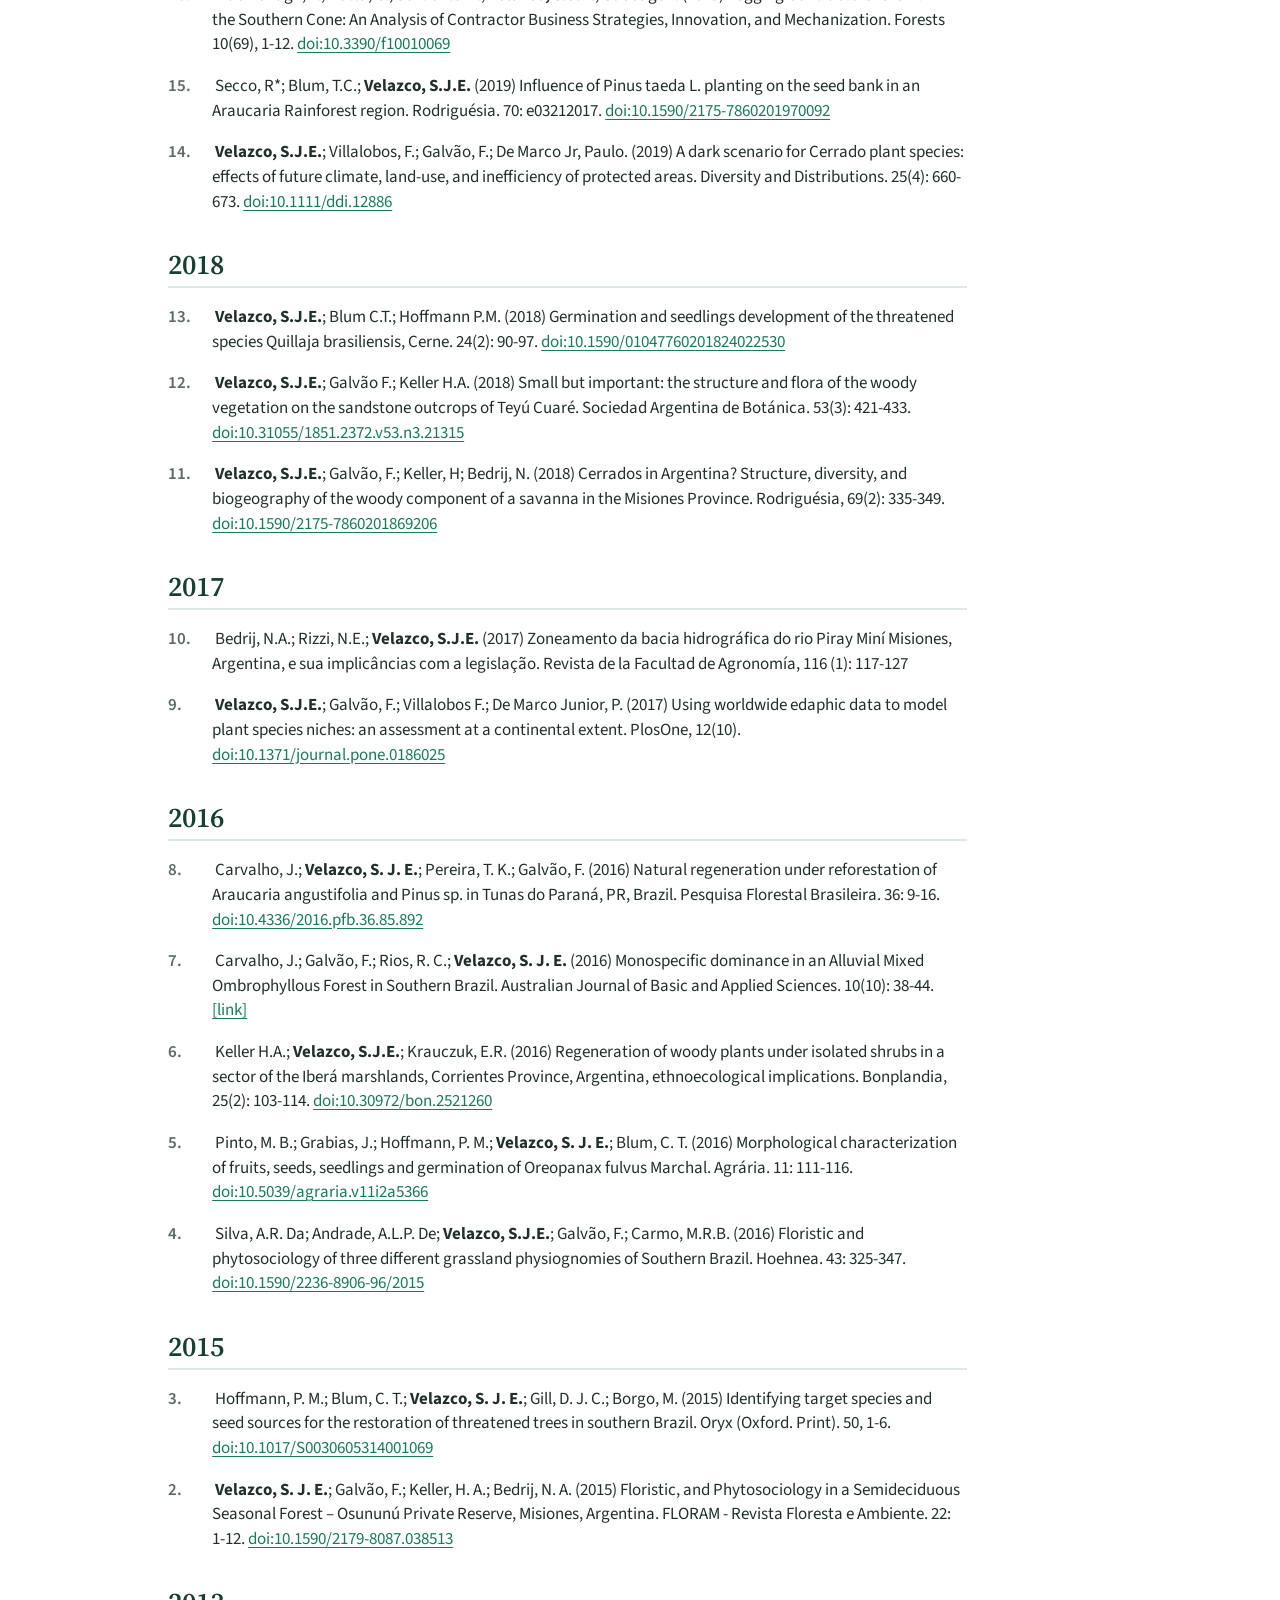
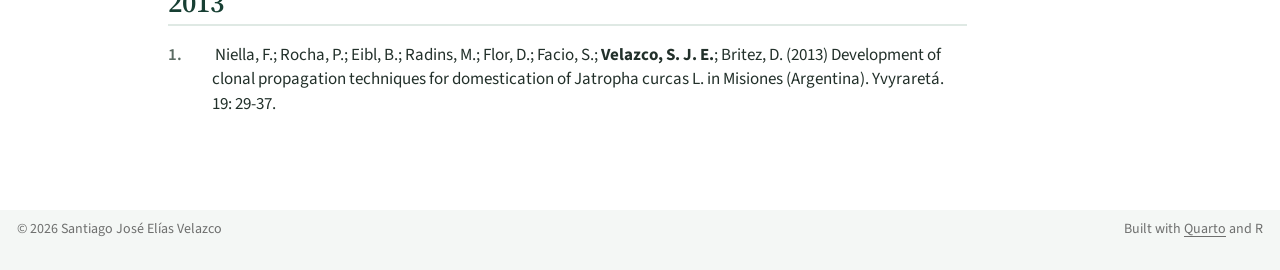
<file: docs/publications.html>
<!DOCTYPE html>
<html xmlns="http://www.w3.org/1999/xhtml" lang="en" xml:lang="en"><head>

<meta charset="utf-8">
<meta name="generator" content="quarto-1.11.9">

<meta name="viewport" content="width=device-width, initial-scale=1.0, user-scalable=yes">


<title>Publications – Santiago J. E. Velazco</title>
<style>
/* Default styles provided by pandoc.
** See https://pandoc.org/MANUAL.html#variables-for-html for config info.
*/
span.smallcaps{font-variant: small-caps;}
div.columns{display: flex; gap: 1.5em;}
div.column{flex: auto;}
@media screen {
div.columns{gap: min(4vw, 1.5em);}
div.column{overflow-x: auto;}
}
div.hanging-indent{margin-left: 1.5em; text-indent: -1.5em;}
ul.task-list{list-style: none;}
ul.task-list li input[type="checkbox"] {
  width: 0.8em;
  margin: 0 0.8em 0.2em -1em; /* quarto-specific, see https://github.com/quarto-dev/quarto-cli/issues/4556 */ 
  vertical-align: middle;
}
</style>


<script src="site_libs/quarto-nav/quarto-nav.js"></script>
<script src="site_libs/quarto-nav/headroom.min.js"></script>
<script src="site_libs/clipboard/clipboard.min.js"></script>
<script src="site_libs/quarto-search/autocomplete.umd.js"></script>
<script src="site_libs/quarto-search/fuse.min.js"></script>
<script src="site_libs/quarto-search/quarto-search.js"></script>
<meta name="quarto:offset" content="./">
<link href="./images/favicon.png" rel="icon" type="image/png">
<script src="site_libs/quarto-html/quarto.js" type="module"></script>
<script src="site_libs/quarto-html/tabsets/tabsets.js" type="module"></script>
<script src="site_libs/quarto-html/scrollable-regions/scrollable-regions.js" type="module"></script>
<script src="site_libs/quarto-html/popper.min.js"></script>
<script src="site_libs/quarto-html/tippy.umd.min.js"></script>
<script src="site_libs/quarto-html/anchor.min.js"></script>
<link href="site_libs/quarto-html/tippy.css" rel="stylesheet">
<link href="site_libs/quarto-html/quarto-syntax-highlighting-63b5708e65d6cd79cd7618c58d0c21e7.css" rel="stylesheet" id="quarto-text-highlighting-styles">
<script src="site_libs/bootstrap/bootstrap.min.js"></script>
<link href="site_libs/bootstrap/bootstrap-icons.css" rel="stylesheet">
<link href="site_libs/bootstrap/bootstrap-2684b23f09337ae67a759116505e3ada.min.css" rel="stylesheet" append-hash="true" id="quarto-bootstrap" data-mode="light">
<script id="quarto-search-options" type="application/json">{
  "location": "navbar",
  "copy-button": false,
  "collapse-after": 3,
  "panel-placement": "end",
  "type": "overlay",
  "limit": 50,
  "keyboard-shortcut": [
    "f",
    "/",
    "s"
  ],
  "show-item-context": false,
  "language": {
    "search-no-results-text": "No results",
    "search-matching-documents-text": "matching documents",
    "search-copy-link-title": "Copy link to search",
    "search-hide-matches-text": "Hide additional matches",
    "search-more-match-text": "more match in this document",
    "search-more-matches-text": "more matches in this document",
    "search-clear-button-title": "Clear",
    "search-text-placeholder": "",
    "search-detached-cancel-button-title": "Cancel",
    "search-submit-button-title": "Submit",
    "search-label": "Search"
  }
}</script>
<style>html{ scroll-behavior: smooth; }</style>


<meta property="og:title" content="Publications – Santiago J. E. Velazco">
<meta property="og:description" content="Conservation biogeography, species distribution modelling and open-source tools for biodiversity science.">
<meta property="og:site_name" content="Santiago J. E. Velazco">
</head>

<body class="nav-fixed quarto-light"><a id="quarto-skip-link" class="visually-hidden-focusable" href="#quarto-document-content">Skip to main content</a>

<div id="quarto-search-results"></div>
  <header id="quarto-header" class="headroom fixed-top">
    <nav class="navbar navbar-expand-lg " data-bs-theme="dark" aria-label="Site">
      <div class="navbar-container container-fluid">
      <div class="navbar-brand-container mx-auto">
    <a class="navbar-brand" href="./index.html">
    <span class="navbar-title">Santiago J. E. Velazco</span>
    </a>
  </div>
          <button class="navbar-toggler" type="button" data-bs-toggle="collapse" data-bs-target="#navbarCollapse" aria-controls="navbarCollapse" aria-expanded="false" aria-label="Toggle navigation" onclick="if (window.quartoToggleHeadroom) { window.quartoToggleHeadroom(); }">
  <span class="navbar-toggler-icon"></span>
</button>
          <div class="collapse navbar-collapse" id="navbarCollapse">
            <ul class="navbar-nav navbar-nav-scroll me-auto">
  <li class="nav-item">
    <a class="nav-link" href="./index.html"> 
<span class="menu-text">Home</span></a>
  </li>  
  <li class="nav-item">
    <a class="nav-link" href="./bio.html"> 
<span class="menu-text">Bio</span></a>
  </li>  
  <li class="nav-item">
    <a class="nav-link" href="./research.html"> 
<span class="menu-text">Research</span></a>
  </li>  
  <li class="nav-item">
    <a class="nav-link active" href="./publications.html" aria-current="page"> 
<span class="menu-text">Publications</span></a>
  </li>  
  <li class="nav-item">
    <a class="nav-link" href="./software.html"> 
<span class="menu-text">Software</span></a>
  </li>  
  <li class="nav-item">
    <a class="nav-link" href="./teaching.html"> 
<span class="menu-text">Teaching &amp; Mentoring</span></a>
  </li>  
  <li class="nav-item">
    <a class="nav-link" href="./collaboration.html"> 
<span class="menu-text">Collaboration</span></a>
  </li>  
</ul>
            <ul class="navbar-nav navbar-nav-scroll ms-auto">
  <li class="nav-item compact">
    <a class="nav-link" href="https://github.com/sjevelazco"> <i class="bi bi-github" role="img" aria-label="GitHub">
</i> 
<span class="menu-text"></span></a>
  </li>  
  <li class="nav-item compact">
    <a class="nav-link" href="mailto:sjevelazco@gmail.com"> <i class="bi bi-envelope" role="img" aria-label="Email">
</i> 
<span class="menu-text"></span></a>
  </li>  
</ul>
          </div> <!-- /navcollapse -->
            <div class="quarto-navbar-tools">
</div>
            <div id="quarto-search" class="" title="Search"></div>
      </div> <!-- /container-fluid -->
    </nav>
</header>
<!-- content -->
<div id="quarto-content" class="quarto-container page-columns page-rows-contents page-layout-article page-navbar">
<!-- sidebar -->
<!-- margin-sidebar -->
    <div id="quarto-margin-sidebar" class="sidebar margin-sidebar">
        <nav id="TOC" role="doc-toc" aria-labelledby="toc-title" class="toc-active">
    <h2 id="toc-title">On this page</h2>
   
  <ul class="collapse">
  <li><a href="#manuscripts-under-review" id="toc-manuscripts-under-review" class="nav-link active" data-scroll-target="#manuscripts-under-review">Manuscripts under review</a></li>
  <li><a href="#section" id="toc-section" class="nav-link" data-scroll-target="#section">2026</a></li>
  <li><a href="#section-1" id="toc-section-1" class="nav-link" data-scroll-target="#section-1">2025</a></li>
  <li><a href="#section-2" id="toc-section-2" class="nav-link" data-scroll-target="#section-2">2024</a></li>
  <li><a href="#section-3" id="toc-section-3" class="nav-link" data-scroll-target="#section-3">2023</a></li>
  <li><a href="#section-4" id="toc-section-4" class="nav-link" data-scroll-target="#section-4">2022</a></li>
  <li><a href="#section-5" id="toc-section-5" class="nav-link" data-scroll-target="#section-5">2021</a></li>
  <li><a href="#section-6" id="toc-section-6" class="nav-link" data-scroll-target="#section-6">2020</a></li>
  <li><a href="#section-7" id="toc-section-7" class="nav-link" data-scroll-target="#section-7">2019</a></li>
  <li><a href="#section-8" id="toc-section-8" class="nav-link" data-scroll-target="#section-8">2018</a></li>
  <li><a href="#section-9" id="toc-section-9" class="nav-link" data-scroll-target="#section-9">2017</a></li>
  <li><a href="#section-10" id="toc-section-10" class="nav-link" data-scroll-target="#section-10">2016</a></li>
  <li><a href="#section-11" id="toc-section-11" class="nav-link" data-scroll-target="#section-11">2015</a></li>
  <li><a href="#section-12" id="toc-section-12" class="nav-link" data-scroll-target="#section-12">2013</a></li>
  </ul>
</nav>
    </div>
<!-- main -->
<main class="content" id="quarto-document-content" tabindex="-1">

<header id="title-block-header" class="quarto-title-block default">
<div class="quarto-title">
<h1 class="title">Publications</h1>
</div>



<div class="quarto-title-meta">

    
  
    
  </div>
  


</header>


<p><span class="pub-count"><strong>66</strong> peer-reviewed articles. My name is in <strong>bold</strong>. For citation metrics see my <a href="https://scholar.google.com/citations?user=UrbaalIAAAAJ&amp;hl=en-EN">Google Scholar</a> profile.</span></p>
<!--
  HOW TO ADD A PAPER: open data/publications.csv and add a row:
    year, status ("published" or "under_review"), citation (full reference text),
    doi (without https://doi.org/), url (only if there is no DOI), featured (TRUE/FALSE)
  or, from R:  source("R/manage_site.R"); add_publication(...)
-->
<section id="manuscripts-under-review" class="level2">
<h2 class="anchored" data-anchor-id="manuscripts-under-review">Manuscripts under review</h2>
<ul>
<li><strong>Velazco, S.J.E.</strong>, Briscoe, N., Buckley, L., Cabral, J.S., Cervantes Peralta, F., Cooke, R., De Oliveira Junior, A.C., Ferrier, S., Gascoigne, S.J.L., Godoy, L.D.C., Guillera-Arroita, G., Isaac, N.J.B., Karger, D.N., Keuth, R., Lundquist, C.J., Merow, C., Purvis, A., Schifferle, K., Semple, A.E., Serra-Diaz, J.M., Travis, J.M.J., Wintle, B.A., Zurell, D., Urban, M.C., Bocedi, G., Geoscientific Model Development. A protocol for the biodiversity model intercomparison project: BMIP 1.0. <a href="https://doi.org/10.5194/egusphere-2026-5033" target="_blank">doi:10.5194/egusphere-2026-5033</a></li>
<li>Narayan, S.S.; Visheshni, C.; <strong>Velazco, S.J.E.</strong>, Projected climate-driven habitat suitability loss and extinction risk of Fiji’s endemic national flower, Medinilla waterhousei (Tagimoucia). Ecology and Evolution.</li>
<li>De Oliveira Junior, A.C.; <strong>Velazco, S.J.E.</strong> Host-specialist dependency can reshape future climate suitability projections. Ecology and Evolution. (Major revision).</li>
<li>De Oliveira Junior, A.C.; <strong>Velazco, S.J.E.</strong> Are deep neural networks worth the effort for abundance-based species distribution models? Ecological Informatics (Major revision).</li>
<li>Leão, C; Rose, M.B.; Lima, M.; <strong>Velazco, S.J.E.</strong> Choices or time? How algorithms, ensembles, and temporal extent of data shape species distribution models. Journal of Biogeography (Major revision).</li>
<li>Leão, C.L.F.; Vieira, B.T.; <strong>Velazco, S.J.E.</strong> Temporal alignment affects species distribution models from environmental relationships to spatial predictions. Diversity and Distributions</li>
<li>Backus, G.A.; Kim, S.Y.; Rose, M.R.; <strong>Velazco, S.J.E.</strong>; Franklin, J; Regan, H.M. Modeling elevational differences in monkeyflower populations under climate change. Oecologia</li>
<li>Rocabado, C.; Corcoran, D.; Bilde, T.; Gascoigne, S.; Normand, S.; Saastamoinen, M.; <strong>Velazco, S.J.E.</strong>; Zurell, D.; Henry, R.; Bocedi, G. Beyond static species distribution models: temporally dynamic, spatially nested species distribution models reduce extrapolation for future projections. Ecography.</li>
<li>Thonis, A., Cavalieri, C.N., Morelli, T.L., Ashraf, U., Lee, A.K.C., Jiménez-Valverde, A., Zarzo-Arias, A., Ascanio, A., Kramer, A.M., Smith, A.M., Naimi, B., Rose, M.B., Ramirez-Reyes, C., Milburn, C., Zurell, D., Warren, D., Nemer, D., Wilkinson, D.P., Arlé, E., Lim, F.K.S., Owens, H.L., Ondo, I., Dahan, I., Kass, J.M., Franklin, J., Bracken, J., Svenning, J.-C., Belmaker, J., Serra-Diaz, J.M., White, J.D.M., Zhu, K., Farleigh, K., Ash, L.V., Aguirre-Lopez, L.J., Pertierra, L.R., Ledger, M.J., Fitzpatrick, M.C., Nobis, M.P., Zimmermann, N.E., Hepner Ucko, O., Peña-Aguilera, P.O., Title, P., Aragón, P., Jinga, P., Brun, P., Valavi, R.M., Chefaoui, R.M., Mateo, R.G., Pienaar, R., Pironon, S., <strong>Velazco, S.J.E.</strong>, Volkel, S., Leão, T., Jezkova, T., Bonebrake, T.C., Feng, X., Chen, X., Song, Y., Smith, A.B. Is species distribution modeling converging as a field? Consensus and divergence among teams in a blinded experiment. Global Change Biology</li>
</ul>
</section>
<section id="section" class="level2">
<h2 class="anchored" data-anchor-id="section">2026</h2>
<div class="pub">
<p><span class="pub-num">66.</span> Amaro, G.C., do Nascimento, V.G., Evaristo, A.B., <strong>Velazco, S.J.E.</strong>, da Silva, R.S., Lorestani, N., Shabani, F. (2026). Impact of Climate Change on the Potential Distribution of Macaúba (Acrocomia aculeata, Acrocomia totai, Acrocomia intumescens) in Brazil. GCB Bioenergy 18, e70152. <a href="https://doi.org/10.1111/gcbb.70152" target="_blank">doi:10.1111/gcbb.70152</a></p>
</div>
<div class="pub">
<p><span class="pub-num">65.</span> Backus, G.A., Rose, M.B., <strong>Velazco, S.J.E.</strong>, Franklin, J., Regan, H.M., (2026). Substitute oaks: Modeling human-assisted dispersal of climate-threatened foundation species. Biological Conservation 324, 112150. <a href="https://doi.org/10.1016/j.biocon.2026.112150" target="_blank">doi:10.1016/j.biocon.2026.112150</a></p>
</div>
<div class="pub">
<p><span class="pub-num">64.</span> Bedrij, N.A., Montti, L., Keller, H.A., López, L.N., <strong>Velazco, S.J.E.</strong> (2026). Beyond protected areas: The synergistic role of forest territorial planning in safeguarding tree diversity. Biological Conservation 321, 111982. <a href="https://doi.org/10.1016/j.biocon.2026.111982" target="_blank">doi:10.1016/j.biocon.2026.111982</a></p>
</div>
<div class="pub">
<p><span class="pub-num">63.</span> Gomes, L.B., De Moraes, K.F., Almeida, S.M., Martins, L.G., <strong>Velazco, S.J.E.</strong>, Lima, M.G.M., (2026). Climate change and habitat loss threaten taxonomic and functional diversity of endemic primates in South America. Journal of Biogeography 53, e70409. <a href="https://doi.org/10.1111/jbi.70409" target="_blank">doi:10.1111/jbi.70409</a></p>
</div>
<div class="pub">
<p><span class="pub-num">62.</span> Lawton, P.J., Backus, G.A., Rose, M.B., Franklin, J., <strong>Velazco, S.J.E.</strong>, Syphard, A.D., Regan, H.M. (2026). Robust allocation of fire management resources towards threatened species conservation under uncertainty. Ecological Modelling 517, 111582. <a href="https://doi.org/10.1016/j.ecolmodel.2026.111582" target="_blank">doi:10.1016/j.ecolmodel.2026.111582</a></p>
</div>
<div class="pub">
<p><span class="pub-num">61.</span> Montti, L., Gasparri, N.I., Trumper, A., Amicone, C., Anticoli, A., Burns, S.L., Casertano, S., Eleuterio, A., Gennerich, M.-J., Giessen, L., González, M.V., Santos Silva, M., Vázquez, F., <strong>Velazco, S.J.E.</strong>, Yanosky, A., Zurita, G.A., Piquer-Rodríguez, M., (2026). Disentangling conservation asymmetries through socio-economic transboundary factors across the Alto Paraná Atlantic Forest of South America. People and Nature 8, 1328–1348. <a href="https://doi.org/10.1002/pan3.70291" target="_blank">doi:10.1002/pan3.70291</a></p>
</div>
<div class="pub">
<p><span class="pub-num">60.</span> Nunes Soares, I.M., De Oliveira Junior, A.C., Antonio, A.I., Nogueira, D.S., <strong>Velazco, S.J.E.</strong>, (2026). Diversity, floral visitation pattern, and conservation of stingless bees (Apidae: Meliponini) in the Brazilian Legal Amazon. Journal for Nature Conservation 89, 127120. <a href="https://doi.org/10.1016/j.jnc.2025.127120" target="_blank">doi:10.1016/j.jnc.2025.127120</a></p>
</div>
<div class="pub">
<p><span class="pub-num">59.</span> Rose, M.B., <strong>Velazco, S.J.E.</strong>, Regan, H.M., Thorne, J.H., Franklin, J., (2026). Species‐specific responses to multiple climatic variables predict diverging locations of future climate change refugia. Diversity and Distributions 32, e70158. <a href="https://doi.org/10.1111/ddi.70158" target="_blank">doi:10.1111/ddi.70158</a></p>
</div>
<div class="pub">
<p><span class="pub-num">58.</span> Szinwelski, N., Prasniewski, V.M., Vendruscolo, L.S.N., Da Costa, M.K.M., Zefa, E., Sobral-Souza, T., De Lima, G.C., Roncaglio, J.P.M., Brocardo, C.R., <strong>Velazco, S.J.E.</strong> (2026). Spatial distribution, habitat suitability, and threat status of Diponthus crassus (Orthoptera: Romaleidae: Romaleini). Journal of Insect Conservation 30, 57. <a href="https://doi.org/10.1007/s10841-026-00790-z" target="_blank">doi:10.1007/s10841-026-00790-z</a></p>
</div>
<div class="pub">
<p><span class="pub-num">57.</span> Urban, M.C., Zurell, D., Bocedi, G., Gonzalez, A., <strong>Velazco, S.J.E.</strong>, Bezeng, B.S., Briscoe, N.J., Brotons, L., Buckley, L.B., De Oliveira Junior, A.C., Cooke, R., Da Cunha Godoy, L., De Marco Júnior, P., Eddy, T.D., Ferrier, S., Guillera-Arroita, G., Isaac, N.J.B., Krug, C.B., Lundquist, C.J., Mamede, M., Metzger, J.P., Millette, K.L., Ortega-Cisneros, K., Purvis, A., Sarmento Cabral, J., Settele, J., Travis, J.M.J., Villalobos, F., Winter, M., Xu, H. (2026). A global research coordination programme is urgently needed for biodiversity. Nature Ecology and Evolution. <a href="https://doi.org/10.1038/s41559-026-03123-0" target="_blank">doi:10.1038/s41559-026-03123-0</a></p>
</div>
<div class="pub">
<p><span class="pub-num">56.</span> Zurell, D., Albert, C.H., Bocedi, G., Briscoe, N.J., Buckley, L.B., Gascoigne, S.J.L., Gonzalez, A., Guillera-Arroita, G., Isaac, N.J.B., Karger, D.N., Lundquist, C.J., Merow, C., Cabral, J.S., Schifferle, K., <strong>Velazco, S.J.E.</strong>, Urban, M.C., (2026). Biodiversity science and policy need more model intercomparisons. Nature Reviews Biodiversity. <a href="https://doi.org/10.1038/s44358-026-00134-4" target="_blank">doi:10.1038/s44358-026-00134-4</a></p>
</div>
</section>
<section id="section-1" class="level2">
<h2 class="anchored" data-anchor-id="section-1">2025</h2>
<div class="pub">
<p><span class="pub-num">55.</span> Antonio, A.I., de Oliveira Junior, A., Villalobos, F., <strong>Velazco, S.J.E.</strong> (2025). Environmental heterogeneity as a determinant of bee diversity patterns in the Atlantic Forest. Frontiers of Biogeography 18, e142410. <a href="https://doi.org/10.21425/fob.18.142410" target="_blank">doi:10.21425/fob.18.142410</a></p>
</div>
<div class="pub">
<p><span class="pub-num">54.</span> Backus, G.A., Rose, M.B., <strong>Velazco, S.J.E.</strong>, Franklin, J., Syphard, A.D., Regan, H.M., (2025). Population decline for plants in the California Floristic Province: Does demography or geography determine climate change vulnerability? Diversity and Distributions 31, e70067. <a href="https://doi.org/10.1111/ddi.70067" target="_blank">doi:10.1111/ddi.70067</a></p>
</div>
<div class="pub">
<p><span class="pub-num">53.</span> de Oliveira Junior, A.C., <strong>Velazco, S.J.E.</strong>, (2025). adm: An R package for constructing abundance-based species distribution models. Methods in Ecology and Evolution 16, 1404–1412. <a href="https://doi.org/10.1111/2041-210X.70074" target="_blank">doi:10.1111/2041-210X.70074</a></p>
</div>
<div class="pub">
<p><span class="pub-num">52.</span> Nascimento, E.L.M.d., <strong>Velazco, S.J.E.</strong>, Ramos, F.M., Ramos, R.G., Soterroni, A.C., Tessarolo, G., (2025). Climate change and feeble governance threaten the endangered endemic Cerrado flora in Brazil. Perspectives in Ecology and Conservation. <a href="https://doi.org/10.1016/j.pecon.2025.08.007" target="_blank">doi:10.1016/j.pecon.2025.08.007</a></p>
</div>
<div class="pub">
<p><span class="pub-num">51.</span> Rey Pulido, K.G., <strong>Velazco, S.J.E.</strong> (2025). On protected areas and other effective area-based conservation measures to conserve biodiversity. Exploring their contribution to Colombian snakes. Perspectives in Ecology and Conservation. <a href="https://doi.org/10.1016/j.pecon.2025.04.002" target="_blank">doi:10.1016/j.pecon.2025.04.002</a></p>
</div>
<div class="pub">
<p><span class="pub-num">50.</span> Sampaio, A.C.F., Hoffmann, P.M., Gurski, E.M., Bizarro, O.R., <strong>Velazco, S.J.E.</strong>, Carlucci, M.B., Borgo, M., Ferreira, M.M., Angelo, A.C., Blum, C.T. (2025). Filling knowledge gaps: A methodological approach for the rapid investigation of species with restricted populations. Perspectives in Ecology and Conservation. <a href="https://doi.org/10.1016/j.pecon.2025.04.003" target="_blank">doi:10.1016/j.pecon.2025.04.003</a></p>
</div>
<div class="pub">
<p><span class="pub-num">49.</span> Zurell, D., Bocedi, G., <strong>Velazco, S.J.E.</strong>, Gonzalez, A., Purvis, A., Wintle, B., Merow, C., Lundquist, C., Guillera-Arroita, G., Settele, J., Serra-Diaz, J.M., Cabral, J.S., Travis, J.M.J., Schifferle, K., Buckley, L., Briscoe, N.J., Isaac, N.J.B., Peres-Neto, P.R., Keuth, R., Gascoigne, S.J.L., Ferrier, S., Urban, M.C., (2025). Predicting the way forward for the Global Biodiversity Framework. Proceedings of the National Academy of Sciences 122, e2501695122. <a href="https://doi.org/10.1073/pnas.2501695122" target="_blank">doi:10.1073/pnas.2501695122</a></p>
</div>
</section>
<section id="section-2" class="level2">
<h2 class="anchored" data-anchor-id="section-2">2024</h2>
<div class="pub">
<p><span class="pub-num">48.</span> Bedrij, N.A., Mac Donagh, P.M., Putz, F.E., <strong>Velazco, S.J.E.</strong>, Gatti, M.G. (2024). Spatial patterns of damage and tree mortality in a selectively logged Atlantic Forest. Forest Ecology and Management 572, 122294. <a href="https://doi.org/10.1016/j.foreco.2024.122294" target="_blank">doi:10.1016/j.foreco.2024.122294</a></p>
</div>
<div class="pub">
<p><span class="pub-num">47.</span> Gomes L.B., Gonçalves G.R., <strong>Velazco S.J.E.</strong>, et al (2024) Conservation challenges for Brazilian primates and the role of protected areas in a changing climate. Scientific Reports 14:31356. <a href="https://doi.org/10.1038/s41598-024-82717-9" target="_blank">doi:10.1038/s41598-024-82717-9</a></p>
</div>
<div class="pub">
<p><span class="pub-num">46.</span> Kass J.M., Smith A.B., Warren D.L., et al (2024) Achieving higher standards in species distribution modeling by leveraging the diversity of available software. Ecography e07346. <a href="https://doi.org/10.1111/ecog.07346" target="_blank">doi:10.1111/ecog.07346</a></p>
</div>
<div class="pub">
<p><span class="pub-num">45.</span> Pereira, L.M., Barbosa, F.M., Chagas, K.P.T., <strong>Velazco, S.J.E.</strong>, Montagna, T., Carlucci, M.B., Blum, C.T., (2024). Influência de Hedychium coronarium J. Koenig na sucessão secundária de um remanescente de Floresta Ombrófila Mista Aluvial. Ciência Florestal 34, e74054.</p>
</div>
<div class="pub">
<p><span class="pub-num">44.</span> Rodriguez, C.S., Rose, M.B., <strong>Velazco, S.J.E.</strong>, Franklin, J., Larios, L. (2024). High potential for Brassica tournefortii spread in North American introduced range, despite highly conserved niche. Biological Invasions 26, 337–351. <a href="https://doi.org/10.1007/s10530-023-03176-3" target="_blank">doi:10.1007/s10530-023-03176-3</a></p>
</div>
<div class="pub">
<p><span class="pub-num">43.</span> Rose, M. B., <strong>Velazco, S. J. E.</strong>, Regan, H. M., Flint, A. L., Flint, L. E., Thorne, J. H., &amp; Franklin, J. (2024). Uncertainty in consensus predictions of plant species’ vulnerability to climate change. Diversity and Distributions, 30, e13898. <a href="https://doi.org/10.1111/ddi.13898" target="_blank">doi:10.1111/ddi.13898</a></p>
</div>
<div class="pub">
<p><span class="pub-num">42.</span> Syphard, A.D., <strong>Velazco, S.J.E.</strong>, Brooke, M.R., Franklin, J., Regan, H.M. (2024) The importance of geography in forecasting future fire patterns under climate change. Proceedings of the National Academy of Sciences, 121(32), e2310076121. <a href="https://doi.org/10.1073/pnas.2310076121" target="_blank">doi:10.1073/pnas.2310076121</a></p>
</div>
</section>
<section id="section-3" class="level2">
<h2 class="anchored" data-anchor-id="section-3">2023</h2>
<div class="pub">
<p><span class="pub-num">41.</span> Andrella, G.C., Koch, I., <strong>Velazco, S.J.E.</strong>, (2023). Considering spatial constraints to identify areas for new species sampling: A species-specific prioritization approach. Biological Conservation. <a href="https://doi.org/10.1016/j.biocon.2023.110379" target="_blank">doi:10.1016/j.biocon.2023.110379</a></p>
</div>
<div class="pub">
<p><span class="pub-num">40.</span> Backus, G.A., Rose, M.B., <strong>Velazco, S.J.E.</strong>, Franklin, J., Syphard, A.D., Regan, H.M., (2023). Modeling the effects of spatially explicit patterns of climate and fire on future populations of a fire-dependent plant. Frontiers in Ecology and Evolution. 11, 1149509. <a href="https://doi.org/10.3389/fevo.2023.1149509" target="_blank">doi:10.3389/fevo.2023.1149509</a></p>
</div>
<div class="pub">
<p><span class="pub-num">39.</span> Dorey, J.B., Fischer, E.E., Chesshire, P.R., Nava-Bolaños, A., O’Reilly, R.L., Bossert, S., Collins, S.M., Lichtenberg, E.M., Tucker, E.M., Smith-Pardo, A., Falcon-Brindis, A., Guevara, D.A., Ribeiro, B., De Pedro, D., Pickering, J., Hung, K.-L.J., Parys, K.A., McCabe, L.M., Rogan, M.S., Minckley, R.L., <strong>Velazco, S.J.E.</strong>, Griswold, T., Zarrillo, T.A., Jetz, W., Sica, Y.V., Orr, M.C., Guzman, L.M., Ascher, J.S., Hughes, A.C., Cobb, N.S., (2023). A globally synthesised and flagged bee occurrence dataset and cleaning workflow. Scientific Data 10. <a href="https://doi.org/10.1038/s41597-023-02626-w" target="_blank">doi:10.1038/s41597-023-02626-w</a></p>
</div>
<div class="pub">
<p><span class="pub-num">38.</span> Gurski, E., Melo Hoffmann, P., Cesar Furlaneto Sampaio, A., Thomas Blum, C., Bergmann Carlucci, M., Camargo Angelo, A., Borgo, M., <strong>Velazco, S.J.E.</strong>, (2023). The fertilization, pruning and controlled fires on the growth of Feijoa sellowiana (O. Berg) O. Berg. Comunicata Scientiae 14, e3951. <a href="https://doi.org/10.14295/cs.v14.3951" target="_blank">doi:10.14295/cs.v14.3951</a></p>
</div>
<div class="pub">
<p><span class="pub-num">37.</span> Pinto, M.B., <strong>Velazco, S.J.E.</strong>, Chagas, K.P.T., Barbosa, F.M., Carlucci, M.B., Montagna, T., Blum, C.T., (2023). Demography and spatial distribution of a threatened species from the Atlantic Forest in southern Brazil: differences between urban and rural remnants. Brazilian Journal of Biology 83, e270740. <a href="https://doi.org/10.1590/1519-6984.270740" target="_blank">doi:10.1590/1519-6984.270740</a></p>
</div>
<div class="pub">
<p><span class="pub-num">36.</span> Rose, M.B., <strong>Velazco, S.J.E.</strong>, Regan, H.M., Franklin, J., (2023). Rarity, geography, and plant exposure to global change in the California Floristic Province. Global Ecology and Biogeography 32, 218–232. <a href="https://doi.org/10.1111/geb.13618" target="_blank">doi:10.1111/geb.13618</a></p>
</div>
<div class="pub">
<p><span class="pub-num">35.</span> Sampaio, A.C.F., Gurski, E.M., Hoffmann, P.M., Bizarro, O.M.R., <strong>Velazco, S.J.E.</strong>, Blum, C.T., (2023). Paraná state’s strategic areas for biodiversity conservation and restoration include the majority of threatened plant species in the most degraded phytogeographic units. Rodriguésia 74, e00762022. <a href="https://doi.org/10.1590/2175-7860202374045" target="_blank">doi:10.1590/2175-7860202374045</a></p>
</div>
<div class="pub">
<p><span class="pub-num">34.</span> <strong>Velazco, S.J.E.</strong>, Villalobos, F., Galvão, F., De Marco Jr., P., (2023). Transboundary conservation opportunities for Cerrado’s plant species. Biological Conservation 284, 110194. <a href="https://doi.org/10.1016/j.biocon.2023.110194" target="_blank">doi:10.1016/j.biocon.2023.110194</a></p>
</div>
<div class="pub">
<p><span class="pub-num">33.</span> <strong>Velazco, S.J.E.</strong>, Brooke, M.R., De Marco Jr., P., Regan, H.M., Franklin, J., (2023). How far can I extrapolate my species distribution model? Exploring Shape, a novel method. Ecography e06992. <a href="https://doi.org/10.1111/ecog.06992" target="_blank">doi:10.1111/ecog.06992</a></p>
</div>
</section>
<section id="section-4" class="level2">
<h2 class="anchored" data-anchor-id="section-4">2022</h2>
<div class="pub">
<p><span class="pub-num">32.</span> Agostini, I., <strong>Velazco, S. J. E.</strong>, Insaurralde, J. A., Pavé, R., Holzmann, I., Fernández-Duque, E., Tujague, M. P., Peker, S., Kowalewski, M. M., &amp; Bitetti, M. S. D. (2022). Prioritizing areas for primate conservation in Argentina. Diversity, 14, 982. <a href="https://doi.org/10.3390/d14110982" target="_blank">doi:10.3390/d14110982</a></p>
</div>
<div class="pub">
<p><span class="pub-num">31.</span> Peng, S., Hu, R., <strong>Velazco, S.J.E.</strong>, Luo, Y., Lyu, T., Zhang, X., Zhang, J., Wang, Z., (2022). Preserving the woody plant tree of life in China under future climate and land-cover changes. Proceedings of the Royal Society B: Biological Sciences 289, 20221497. <a href="https://doi.org/10.1098/rspb.2022.1497" target="_blank">doi:10.1098/rspb.2022.1497</a></p>
</div>
<div class="pub">
<p><span class="pub-num">30.</span> Ribeiro, B. R., Guidoni‐Martins, K., Tessarolo, G., <strong>Velazco, S. J. E.</strong>, Jardim, L., Bachman, S. P., &amp; Loyola, R. (2022). Issues with species occurrence data and their impact on extinction risk assessments. Biological Conservation, 273, 109674. <a href="https://doi.org/10.1016/j.biocon.2022.109674" target="_blank">doi:10.1016/j.biocon.2022.109674</a></p>
</div>
<div class="pub">
<p><span class="pub-num">29.</span> Ribeiro, B. R., <strong>Velazco, S. J. E.</strong>, Guidoni‐Martins, K., Tessarolo, G., Jardim, L., Bachman, S. P., &amp; Loyola, R. (2022). bdc: A toolkit for standardizing, integrating and cleaning biodiversity data. Methods in Ecology and Evolution, 2041-210X.13868. <a href="https://doi.org/10.1111/2041-210X.13868" target="_blank">doi:10.1111/2041-210X.13868</a></p>
</div>
<div class="pub">
<p><span class="pub-num">28.</span> <strong>Velazco, S. J. E.</strong>, Bedrij, N. A., Rojas, José Lucas, Keller, H. A., Ribeiro, B. R., &amp; De Marco, P. (2022). Quantifying the role of protected areas for safeguarding the uses of biodiversity. Biological Conservation, 268, 8. <a href="https://doi.org/10.1016/j.biocon.2022.109525" target="_blank">doi:10.1016/j.biocon.2022.109525</a></p>
</div>
<div class="pub">
<p><span class="pub-num">27.</span> <strong>Velazco, S. J. E.</strong>, Rose, M. B., Andrade, A. F. A., Minoli, I., &amp; Franklin, J. (2022). flexsdm: An R package for supporting a comprehensive and flexible species distribution modelling workflow. Methods in Ecology and Evolution, 2041-210X.13874. <a href="https://doi.org/10.1111/2041-210X.13874" target="_blank">doi:10.1111/2041-210X.13874</a></p>
</div>
</section>
<section id="section-5" class="level2">
<h2 class="anchored" data-anchor-id="section-5">2021</h2>
<div class="pub">
<p><span class="pub-num">26.</span> Calambás-Trochez, L.F., <strong>Velazco, S.J.E.</strong>, Hoffmann, P.M., Brum, F.T., Carlucci, M.B., (2021). Climate and land-use changes coupled with low coverage of protected areas threaten palm species in South Brazilian grasslands. Perspectives in Ecology and Conservation 9. <a href="https://doi.org/10.1016/j.pecon.2021.03.010" target="_blank">doi:10.1016/j.pecon.2021.03.010</a></p>
</div>
<div class="pub">
<p><span class="pub-num">25.</span> Liebsch, D., <strong>Velazco, S. J. E.</strong>, Mikich, S. B., Marques, M. C. M., &amp; Galvão, F. (2021). Effects of selective logging, fragmentation, and dominance of bamboos on the structure and diversity of Araucaria Forest fragments. Forest Ecology and Management, 487, 118961. <a href="https://doi.org/10.1016/j.foreco.2021.118961" target="_blank">doi:10.1016/j.foreco.2021.118961</a></p>
</div>
<div class="pub">
<p><span class="pub-num">24.</span> Montti, L., <strong>Velazco, S. J. E.</strong>, Travis, J. M. J., &amp; Grau, H. R. (2021). Predicting current and future global distribution of invasive Ligustrum lucidum W.T. Aiton: Assessing emerging risks to biodiversity hotspots. Diversity and Distributions, 27(8), 1568–1583. <a href="https://doi.org/10.1111/ddi.13303" target="_blank">doi:10.1111/ddi.13303</a></p>
</div>
<div class="pub">
<p><span class="pub-num">23.</span> Pinto, M. B., <strong>Velazco, S. J. E.</strong>, Barbosa, F. M., Chagas, K. P. T. das, &amp; Blum, C. T. (2021). Phenological patterns of Oreopanax fulvus (Araliaceae) in remnants of Araucaria Rainforest in Paraná, Brazil. Rodriguésia, 72, e01092020. <a href="https://doi.org/10.1590/2175-7860202172124" target="_blank">doi:10.1590/2175-7860202172124</a></p>
</div>
</section>
<section id="section-6" class="level2">
<h2 class="anchored" data-anchor-id="section-6">2020</h2>
<div class="pub">
<p><span class="pub-num">22.</span> Andrade, A.F.A.; <strong>Velazco, S.J.E.</strong>; De Marco Jr., P. (2020). ENMTML: An R package for a straightforward construction of complex ecological niche models. Environmental Modelling &amp; Software:104615. <a href="https://doi.org/10.1016/j.envsoft.2019.104615" target="_blank">doi:10.1016/j.envsoft.2019.104615</a></p>
</div>
<div class="pub">
<p><span class="pub-num">21.</span> Giménez Gómez, V. C., Verdú, J. R., <strong>Velazco, S. J. E.</strong>, &amp; Zurita, G. A. (2020). Dung beetle trophic ecology: Are we misunderstanding resources attraction? Ecological Entomology, een.13001. <a href="https://doi.org/10.1111/een.13001" target="_blank">doi:10.1111/een.13001</a></p>
</div>
<div class="pub">
<p><span class="pub-num">20.</span> Mendes, P., <strong>Velazco, S. J. E.</strong>, Andrade, A. F. A. de, &amp; De Marco, P. (2020). Dealing with overprediction in species distribution models: How adding distance constraints can improve model accuracy. Ecological Modelling, 431, 109180. <a href="https://doi.org/10.1016/j.ecolmodel.2020.109180" target="_blank">doi:10.1016/j.ecolmodel.2020.109180</a></p>
</div>
<div class="pub">
<p><span class="pub-num">19.</span> <strong>Velazco, S. J. E.</strong>, Ribeiro, B. R., Laureto, L. M. O., &amp; De Marco Júnior, P. (2020). Overprediction of species distribution models in conservation planning: A still neglected issue with strong effects. Biological Conservation, 252, 108822. <a href="https://doi.org/10.1016/j.biocon.2020.108822" target="_blank">doi:10.1016/j.biocon.2020.108822</a></p>
</div>
<div class="pub">
<p><span class="pub-num">18.</span> <strong>Velazco, S. J. E.</strong>, Svenning, J.-C., Ribeiro, B. R., &amp; Laureto, L. M. O. (2020). On opportunities and threats to conserve the phylogenetic diversity of Neotropical palms. Diversity and Distributions, 27, 512–523. <a href="https://doi.org/10.1111/ddi.13215" target="_blank">doi:10.1111/ddi.13215</a></p>
</div>
</section>
<section id="section-7" class="level2">
<h2 class="anchored" data-anchor-id="section-7">2019</h2>
<div class="pub">
<p><span class="pub-num">17.</span> Andrade, A.F.A.; <strong>Velazco, S.J.E.</strong>; De Marco Jr, Paulo. (2019) Niche mismatches can impair our ability to predict potential invasions. Biological Invasions. 21(10): 3135-3150. <a href="https://doi.org/10.1007/s10530-019-02037-2" target="_blank">doi:10.1007/s10530-019-02037-2</a></p>
</div>
<div class="pub">
<p><span class="pub-num">16.</span> Mac Donagh, P.; Botta, G.; Schlichter T.; <strong>Velazco, S.J.E.</strong>; Cubbage F. (2019) Logging Contractors’ Growth in the Southern Cone: An Analysis of Contractor Business Strategies, Innovation, and Mechanization. Forests 10(69), 1-12. <a href="https://doi.org/10.3390/f10010069" target="_blank">doi:10.3390/f10010069</a></p>
</div>
<div class="pub">
<p><span class="pub-num">15.</span> Secco, R*; Blum, T.C.; <strong>Velazco, S.J.E.</strong> (2019) Influence of Pinus taeda L. planting on the seed bank in an Araucaria Rainforest region. Rodriguésia. 70: e03212017. <a href="https://doi.org/10.1590/2175-7860201970092" target="_blank">doi:10.1590/2175-7860201970092</a></p>
</div>
<div class="pub">
<p><span class="pub-num">14.</span> <strong>Velazco, S.J.E.</strong>; Villalobos, F.; Galvão, F.; De Marco Jr, Paulo. (2019) A dark scenario for Cerrado plant species: effects of future climate, land-use, and inefficiency of protected areas. Diversity and Distributions. 25(4): 660-673. <a href="https://doi.org/10.1111/ddi.12886" target="_blank">doi:10.1111/ddi.12886</a></p>
</div>
</section>
<section id="section-8" class="level2">
<h2 class="anchored" data-anchor-id="section-8">2018</h2>
<div class="pub">
<p><span class="pub-num">13.</span> <strong>Velazco, S.J.E.</strong>; Blum C.T.; Hoffmann P.M. (2018) Germination and seedlings development of the threatened species Quillaja brasiliensis, Cerne. 24(2): 90-97. <a href="https://doi.org/10.1590/01047760201824022530" target="_blank">doi:10.1590/01047760201824022530</a></p>
</div>
<div class="pub">
<p><span class="pub-num">12.</span> <strong>Velazco, S.J.E.</strong>; Galvão F.; Keller H.A. (2018) Small but important: the structure and flora of the woody vegetation on the sandstone outcrops of Teyú Cuaré. Sociedad Argentina de Botánica. 53(3): 421-433. <a href="https://doi.org/10.31055/1851.2372.v53.n3.21315" target="_blank">doi:10.31055/1851.2372.v53.n3.21315</a></p>
</div>
<div class="pub">
<p><span class="pub-num">11.</span> <strong>Velazco, S.J.E.</strong>; Galvão, F.; Keller, H; Bedrij, N. (2018) Cerrados in Argentina? Structure, diversity, and biogeography of the woody component of a savanna in the Misiones Province. Rodriguésia, 69(2): 335-349. <a href="https://doi.org/10.1590/2175-7860201869206" target="_blank">doi:10.1590/2175-7860201869206</a></p>
</div>
</section>
<section id="section-9" class="level2">
<h2 class="anchored" data-anchor-id="section-9">2017</h2>
<div class="pub">
<p><span class="pub-num">10.</span> Bedrij, N.A.; Rizzi, N.E.; <strong>Velazco, S.J.E.</strong> (2017) Zoneamento da bacia hidrográfica do rio Piray Miní Misiones, Argentina, e sua implicâncias com a legislação. Revista de la Facultad de Agronomía, 116 (1): 117-127</p>
</div>
<div class="pub">
<p><span class="pub-num">9.</span> <strong>Velazco, S.J.E.</strong>; Galvão, F.; Villalobos F.; De Marco Junior, P. (2017) Using worldwide edaphic data to model plant species niches: an assessment at a continental extent. PlosOne, 12(10). <a href="https://doi.org/10.1371/journal.pone.0186025" target="_blank">doi:10.1371/journal.pone.0186025</a></p>
</div>
</section>
<section id="section-10" class="level2">
<h2 class="anchored" data-anchor-id="section-10">2016</h2>
<div class="pub">
<p><span class="pub-num">8.</span> Carvalho, J.; <strong>Velazco, S. J. E.</strong>; Pereira, T. K.; Galvão, F. (2016) Natural regeneration under reforestation of Araucaria angustifolia and Pinus sp. in Tunas do Paraná, PR, Brazil. Pesquisa Florestal Brasileira. 36: 9-16. <a href="https://doi.org/10.4336/2016.pfb.36.85.892" target="_blank">doi:10.4336/2016.pfb.36.85.892</a></p>
</div>
<div class="pub">
<p><span class="pub-num">7.</span> Carvalho, J.; Galvão, F.; Rios, R. C.; <strong>Velazco, S. J. E.</strong> (2016) Monospecific dominance in an Alluvial Mixed Ombrophyllous Forest in Southern Brazil. Australian Journal of Basic and Applied Sciences. 10(10): 38-44. <a href="http://ajbasweb.com/old/ajbas/2016/June/38-44.pdf" target="_blank">[link]</a></p>
</div>
<div class="pub">
<p><span class="pub-num">6.</span> Keller H.A.; <strong>Velazco, S.J.E.</strong>; Krauczuk, E.R. (2016) Regeneration of woody plants under isolated shrubs in a sector of the Iberá marshlands, Corrientes Province, Argentina, ethnoecological implications. Bonplandia, 25(2): 103-114. <a href="https://doi.org/10.30972/bon.2521260" target="_blank">doi:10.30972/bon.2521260</a></p>
</div>
<div class="pub">
<p><span class="pub-num">5.</span> Pinto, M. B.; Grabias, J.; Hoffmann, P. M.; <strong>Velazco, S. J. E.</strong>; Blum, C. T. (2016) Morphological characterization of fruits, seeds, seedlings and germination of Oreopanax fulvus Marchal. Agrária. 11: 111-116. <a href="https://doi.org/10.5039/agraria.v11i2a5366" target="_blank">doi:10.5039/agraria.v11i2a5366</a></p>
</div>
<div class="pub">
<p><span class="pub-num">4.</span> Silva, A.R. Da; Andrade, A.L.P. De; <strong>Velazco, S.J.E.</strong>; Galvão, F.; Carmo, M.R.B. (2016) Floristic and phytosociology of three different grassland physiognomies of Southern Brazil. Hoehnea. 43: 325-347. <a href="https://doi.org/10.1590/2236-8906-96/2015" target="_blank">doi:10.1590/2236-8906-96/2015</a></p>
</div>
</section>
<section id="section-11" class="level2">
<h2 class="anchored" data-anchor-id="section-11">2015</h2>
<div class="pub">
<p><span class="pub-num">3.</span> Hoffmann, P. M.; Blum, C. T.; <strong>Velazco, S. J. E.</strong>; Gill, D. J. C.; Borgo, M. (2015) Identifying target species and seed sources for the restoration of threatened trees in southern Brazil. Oryx (Oxford. Print). 50, 1-6. <a href="https://doi.org/10.1017/S0030605314001069" target="_blank">doi:10.1017/S0030605314001069</a></p>
</div>
<div class="pub">
<p><span class="pub-num">2.</span> <strong>Velazco, S. J. E.</strong>; Galvão, F.; Keller, H. A.; Bedrij, N. A. (2015) Floristic, and Phytosociology in a Semideciduous Seasonal Forest – Osununú Private Reserve, Misiones, Argentina. FLORAM - Revista Floresta e Ambiente. 22: 1-12. <a href="https://doi.org/10.1590/2179-8087.038513" target="_blank">doi:10.1590/2179-8087.038513</a></p>
</div>
</section>
<section id="section-12" class="level2">
<h2 class="anchored" data-anchor-id="section-12">2013</h2>
<div class="pub">
<p><span class="pub-num">1.</span> Niella, F.; Rocha, P.; Eibl, B.; Radins, M.; Flor, D.; Facio, S.; <strong>Velazco, S. J. E.</strong>; Britez, D. (2013) Development of clonal propagation techniques for domestication of Jatropha curcas L. in Misiones (Argentina). Yvyraretá. 19: 29-37.</p>
</div>


</section>

</main> <!-- /main -->
<script id="quarto-html-after-body" type="application/javascript">
  window.document.addEventListener("DOMContentLoaded", function (event) {
    const icon = "";
    const anchorJS = new window.AnchorJS();
    anchorJS.options = {
      placement: 'right',
      icon: icon
    };
    anchorJS.add('.anchored');
    const isCodeAnnotation = (el) => {
      for (const clz of el.classList) {
        if (clz.startsWith('code-annotation-')) {                     
          return true;
        }
      }
      return false;
    }
    const onCopySuccess = function(e) {
      // button target
      const button = e.trigger;
      // don't keep focus
      button.blur();
      // flash "checked"
      button.classList.add('code-copy-button-checked');
      var currentTitle = button.getAttribute("title");
      button.setAttribute("title", "Copied!");
      let tooltip;
      if (window.bootstrap) {
        button.setAttribute("data-bs-toggle", "tooltip");
        button.setAttribute("data-bs-placement", "left");
        button.setAttribute("data-bs-title", "Copied!");
        tooltip = new bootstrap.Tooltip(button, 
          { trigger: "manual", 
            customClass: "code-copy-button-tooltip",
            offset: [0, -8]});
        tooltip.show();    
      }
      setTimeout(function() {
        if (tooltip) {
          tooltip.hide();
          button.removeAttribute("data-bs-title");
          button.removeAttribute("data-bs-toggle");
          button.removeAttribute("data-bs-placement");
        }
        button.setAttribute("title", currentTitle);
        button.classList.remove('code-copy-button-checked');
      }, 1000);
      // clear code selection
      e.clearSelection();
    }
    const getTextToCopy = function(trigger) {
      const outerScaffold = trigger.parentElement.cloneNode(true);
      const codeEl = outerScaffold.querySelector('code');
      for (const childEl of codeEl.children) {
        if (isCodeAnnotation(childEl)) {
          childEl.remove();
        }
      }
      return codeEl.innerText;
    }
    const clipboard = new window.ClipboardJS('.code-copy-button:not([data-in-quarto-modal])', {
      text: getTextToCopy
    });
    clipboard.on('success', onCopySuccess);
    if (window.document.getElementById('quarto-embedded-source-code-modal')) {
      const clipboardModal = new window.ClipboardJS('.code-copy-button[data-in-quarto-modal]', {
        text: getTextToCopy,
        container: window.document.getElementById('quarto-embedded-source-code-modal')
      });
      clipboardModal.on('success', onCopySuccess);
    }
      var localhostRegex = new RegExp(/^(?:http|https):\/\/localhost\:?[0-9]*\//);
      var mailtoRegex = new RegExp(/^mailto:/);
        var filterRegex = new RegExp("https:\/\/sjevelazco\.github\.io");
      const newWindowLabel = "(opens in a new tab)";
      const newWindowNoteId = "quarto-ext-newwindow-label";
      // Links reference one hidden label through aria-describedby, so the
      // announcement never changes their accessible name.
      var describeNewWindow = (link) => {
        if (!window.document.getElementById(newWindowNoteId)) {
          var newWindowNote = window.document.createElement("span");
          newWindowNote.id = newWindowNoteId;
          newWindowNote.hidden = true;
          newWindowNote.textContent = newWindowLabel;
          window.document.body.appendChild(newWindowNote);
        }
        var describedBy = (link.getAttribute("aria-describedby") || "").split(/\s+/).filter(Boolean);
        if (!describedBy.includes(newWindowNoteId)) {
          describedBy.push(newWindowNoteId);
          link.setAttribute("aria-describedby", describedBy.join(" "));
        }
      }
      var isInternal = (href) => {
          return filterRegex.test(href) || localhostRegex.test(href) || mailtoRegex.test(href);
      }
      // Inspect non-navigation links and adorn them if external
      window.quartoDecorateExternalLinks = function (root) {
     var links = (root || window.document).querySelectorAll('a[href]:not(.nav-link):not(.navbar-brand):not(.toc-action):not(.sidebar-link):not(.sidebar-item-toggle):not(.pagination-link):not(.no-external):not([aria-hidden]):not(.dropdown-item):not(.quarto-navigation-tool):not(.about-link)');
      for (var i=0; i<links.length; i++) {
        const link = links[i];
        if (!isInternal(link.href)) {
          // undo the damage that might have been done by quarto-nav.js in the case of
          // links that we want to consider external
          if (link.dataset.originalHref !== undefined) {
            link.href = link.dataset.originalHref;
          }
            // target, if specified
            link.setAttribute("target", "_blank");
            if (link.getAttribute("rel") === null) {
              link.setAttribute("rel", "noopener");
            }
            describeNewWindow(link);
          if (!link.classList.contains('no-external-icon')) {
          }
        }
      }
      };
      window.quartoDecorateExternalLinks(window.document);
    // Esc closes the popup (WCAG 1.4.13) and focus leaving both trigger and
    // popup closes it (WCAG 2.4.11); tippy handles neither for interactive popups.
    const hideOnEscAndFocusOut = {
      name: 'hideOnEscAndFocusOut',
      defaultValue: true,
      fn(instance) {
        const dismiss = () => {
          // A show scheduled by the trigger delay would otherwise reopen it
          instance.clearDelayTimeouts();
          instance.hide();
        };
        const onKeyDown = (event) => {
          if (event.key !== 'Escape') {
            return;
          }
          // Keep Esc from also reaching page handlers (e.g. reveal.js overview),
          // except an open reveal.js slide menu, which Esc should close too.
          // The menu handles keys only when its keyboard option is on.
          const menuHandlesEsc = window.Reveal?.getPlugin?.('menu')?.isOpen() &&
            window.Reveal.getConfig().menu?.keyboard !== false;
          if (!menuHandlesEsc) {
            event.stopPropagation();
          }
          if (instance.popper.contains(window.document.activeElement)) {
            // Disabled while refocusing so the focus trigger does not reopen it
            instance.disable();
            instance.reference.focus();
            instance.enable();
          }
          dismiss();
        };
        const onFocusOut = (event) => {
          const target = event.relatedTarget;
          if (target && !instance.reference.contains(target) &&
              !instance.popper.contains(target)) {
            dismiss();
          }
        };
        // On the trigger too: a click trigger (code-annotations: select) has no
        // blur handling. Attached for the instance's lifetime so leaving the
        // trigger also cancels a show still pending on the trigger delay.
        instance.reference.addEventListener('focusout', onFocusOut);
        return {
          onShow() {
            window.document.addEventListener('keydown', onKeyDown, true);
            instance.popper.addEventListener('focusout', onFocusOut);
          },
          onHide() {
            window.document.removeEventListener('keydown', onKeyDown, true);
            instance.popper.removeEventListener('focusout', onFocusOut);
          },
          onDestroy() {
            instance.reference.removeEventListener('focusout', onFocusOut);
          },
        };
      },
    };
    function tippyHover(el, contentFn, onTriggerFn, onUntriggerFn) {
      const config = {
        allowHTML: true,
        maxWidth: 500,
        delay: 100,
        arrow: false,
        appendTo: function(el) {
            return el.parentElement;
        },
        interactive: true,
        interactiveBorder: 10,
        theme: 'quarto',
        placement: 'bottom-start',
        plugins: [hideOnEscAndFocusOut],
      };
      if (contentFn) {
        config.content = contentFn;
      }
      if (onTriggerFn) {
        config.onTrigger = onTriggerFn;
      }
      if (onUntriggerFn) {
        config.onUntrigger = onUntriggerFn;
      }
      window.tippy(el, config); 
    }
    const noterefs = window.document.querySelectorAll('a[role="doc-noteref"]');
    for (var i=0; i<noterefs.length; i++) {
      const ref = noterefs[i];
      tippyHover(ref, function() {
        // use id or data attribute instead here
        let href = ref.getAttribute('data-footnote-href') || ref.getAttribute('href');
        try { href = new URL(href).hash; } catch {}
        const id = href.replace(/^#\/?/, "");
        const note = window.document.getElementById(id);
        if (note) {
          return note.innerHTML;
        } else {
          return "";
        }
      });
    }
    const xrefs = window.document.querySelectorAll('a.quarto-xref');
    const processXRef = (id, note) => {
      // Strip column container classes
      const stripColumnClz = (el) => {
        el.classList.remove("page-full", "page-columns");
        if (el.children) {
          for (const child of el.children) {
            stripColumnClz(child);
          }
        }
      }
      stripColumnClz(note)
      if (id === null || id.startsWith('sec-')) {
        // Special case sections, only their first couple elements
        const container = document.createElement("div");
        if (note.children && note.children.length > 2) {
          container.appendChild(note.children[0].cloneNode(true));
          for (let i = 1; i < note.children.length; i++) {
            const child = note.children[i];
            if (child.tagName === "P" && child.innerText === "") {
              continue;
            } else {
              container.appendChild(child.cloneNode(true));
              break;
            }
          }
          if (window.Quarto?.typesetMath) {
            window.Quarto.typesetMath(container);
          }
          return container.innerHTML
        } else {
          if (window.Quarto?.typesetMath) {
            window.Quarto.typesetMath(note);
          }
          return note.innerHTML;
        }
      } else {
        // Remove any anchor links if they are present
        const anchorLink = note.querySelector('a.anchorjs-link');
        if (anchorLink) {
          anchorLink.remove();
        }
        if (window.Quarto?.typesetMath) {
          window.Quarto.typesetMath(note);
        }
        if (note.classList.contains("callout")) {
          return note.outerHTML;
        } else {
          return note.innerHTML;
        }
      }
    }
    for (var i=0; i<xrefs.length; i++) {
      const xref = xrefs[i];
      tippyHover(xref, undefined, function(instance) {
        instance.disable();
        let url = xref.getAttribute('href');
        let hash = undefined; 
        if (url.startsWith('#')) {
          hash = url;
        } else {
          try { hash = new URL(url).hash; } catch {}
        }
        if (hash) {
          const id = hash.replace(/^#\/?/, "");
          const note = window.document.getElementById(id);
          if (note !== null) {
            try {
              const html = processXRef(id, note.cloneNode(true));
              instance.setContent(html);
            } finally {
              instance.enable();
              instance.show();
            }
          } else {
            // See if we can fetch this
            fetch(url.split('#')[0])
            .then(res => res.text())
            .then(html => {
              const parser = new DOMParser();
              const htmlDoc = parser.parseFromString(html, "text/html");
              const note = htmlDoc.getElementById(id);
              if (note !== null) {
                const html = processXRef(id, note);
                instance.setContent(html);
              } 
            }).finally(() => {
              instance.enable();
              instance.show();
            });
          }
        } else {
          // See if we can fetch a full url (with no hash to target)
          // This is a special case and we should probably do some content thinning / targeting
          fetch(url)
          .then(res => res.text())
          .then(html => {
            const parser = new DOMParser();
            const htmlDoc = parser.parseFromString(html, "text/html");
            const note = htmlDoc.querySelector('main.content');
            if (note !== null) {
              // This should only happen for chapter cross references
              // (since there is no id in the URL)
              // remove the first header
              if (note.children.length > 0 && note.children[0].tagName === "HEADER") {
                note.children[0].remove();
              }
              const html = processXRef(null, note);
              instance.setContent(html);
            } 
          }).finally(() => {
            instance.enable();
            instance.show();
          });
        }
      }, function(instance) {
      });
    }
        let selectedAnnoteEl;
        const selectorForAnnotation = ( cell, annotation) => {
          let cellAttr = 'data-code-cell="' + cell + '"';
          let lineAttr = 'data-code-annotation="' +  annotation + '"';
          const selector = 'span[' + cellAttr + '][' + lineAttr + ']';
          return selector;
        }
        const selectCodeLines = (annoteEl) => {
          const doc = window.document;
          const targetCell = annoteEl.getAttribute("data-target-cell");
          const targetAnnotation = annoteEl.getAttribute("data-target-annotation");
          const annoteSpan = window.document.querySelector(selectorForAnnotation(targetCell, targetAnnotation));
          const lines = annoteSpan.getAttribute("data-code-lines").split(",");
          const lineIds = lines.map((line) => {
            return targetCell + "-" + line;
          })
          // Each band is positioned against its own containing block, which is
          // not the offsetParent of the lines, so place it from client rects.
          const placeBand = (band, firstEl, lastEl, codeBlock) => {
            const container = band.offsetParent;
            if (container === null) {
              return;
            }
            const containerRect = container.getBoundingClientRect();
            // Reveal.js scales slides with a transform, so convert client
            // pixels back to the CSS pixels of the container.
            const scale = containerRect.height / container.offsetHeight || 1;
            const firstRect = firstEl.getBoundingClientRect();
            const lastRect = lastEl.getBoundingClientRect();
            const top = (firstRect.top - containerRect.top) / scale - container.clientTop + container.scrollTop;
            const height = (lastRect.bottom - firstRect.top) / scale;
            band.style.top = top - 2 + "px";
            band.style.height = height + 4 + "px";
            if (codeBlock) {
              // Without the copy button wrapper, the containing block is wider
              // than the code block, so span the code block explicitly.
              const blockRect = codeBlock.getBoundingClientRect();
              band.style.left = (blockRect.left - containerRect.left) / scale - container.clientLeft + container.scrollLeft + "px";
              band.style.width = blockRect.width / scale + "px";
            }
          };
          if (lineIds.length > 0) {
            const el = window.document.getElementById(lineIds[0]);
            const lastEl = window.document.getElementById(lineIds[lineIds.length - 1]);
            const parent = el.parentElement.parentElement;
            // cook up a div (if necessary) and position it
            let div = window.document.getElementById("code-annotation-line-highlight");
            if (div === null) {
              div = window.document.createElement("div");
              div.setAttribute("id", "code-annotation-line-highlight");
              div.style.position = 'absolute';
              parent.appendChild(div);
            }
            placeBand(div, el, lastEl, parent.closest("div.sourceCode") || parent);
            let gutterDiv = window.document.getElementById("code-annotation-line-highlight-gutter");
            if (gutterDiv === null) {
              gutterDiv = window.document.createElement("div");
              gutterDiv.setAttribute("id", "code-annotation-line-highlight-gutter");
              gutterDiv.style.position = 'absolute';
              const codeCell = window.document.getElementById(targetCell);
              const gutter = codeCell.querySelector('.code-annotation-gutter');
              gutter.appendChild(gutterDiv);
            }
            placeBand(gutterDiv, el, lastEl);
            selectedAnnoteEl = annoteEl;
          }
        };
        const unselectCodeLines = () => {
          const elementsIds = ["code-annotation-line-highlight", "code-annotation-line-highlight-gutter"];
          elementsIds.forEach((elId) => {
            const div = window.document.getElementById(elId);
            if (div) {
              div.remove();
            }
          });
          selectedAnnoteEl = undefined;
        };
          // Handle positioning of the toggle
      window.addEventListener(
        "resize",
        throttle(() => {
          elRect = undefined;
          if (selectedAnnoteEl) {
            selectCodeLines(selectedAnnoteEl);
          }
        }, 10)
      );
      function throttle(fn, ms) {
      let throttle = false;
      let timer;
        return (...args) => {
          if(!throttle) { // first call gets through
              fn.apply(this, args);
              throttle = true;
          } else { // all the others get throttled
              if(timer) clearTimeout(timer); // cancel #2
              timer = setTimeout(() => {
                fn.apply(this, args);
                timer = throttle = false;
              }, ms);
          }
        };
      }
        // Attach click handler to the DT
        const annoteDls = window.document.querySelectorAll('dt[data-target-cell]');
        for (const annoteDlNode of annoteDls) {
          annoteDlNode.addEventListener('click', (event) => {
            const clickedEl = event.target;
            if (clickedEl !== selectedAnnoteEl) {
              unselectCodeLines();
              const activeEl = window.document.querySelector('dt[data-target-cell].code-annotation-active');
              if (activeEl) {
                activeEl.classList.remove('code-annotation-active');
              }
              selectCodeLines(clickedEl);
              clickedEl.classList.add('code-annotation-active');
            } else {
              // Unselect the line
              unselectCodeLines();
              clickedEl.classList.remove('code-annotation-active');
            }
          });
        }
    const findCites = (el) => {
      const parentEl = el.parentElement;
      if (parentEl) {
        const cites = parentEl.dataset.cites;
        if (cites) {
          return {
            el,
            cites: cites.split(' ')
          };
        } else {
          return findCites(el.parentElement)
        }
      } else {
        return undefined;
      }
    };
    var bibliorefs = window.document.querySelectorAll('a[role="doc-biblioref"]');
    for (var i=0; i<bibliorefs.length; i++) {
      const ref = bibliorefs[i];
      const citeInfo = findCites(ref);
      if (citeInfo) {
        tippyHover(citeInfo.el, function() {
          var popup = window.document.createElement('div');
          citeInfo.cites.forEach(function(cite) {
            var citeDiv = window.document.createElement('div');
            citeDiv.classList.add('hanging-indent');
            citeDiv.classList.add('csl-entry');
            var biblioDiv = window.document.getElementById('ref-' + cite);
            if (biblioDiv) {
              citeDiv.innerHTML = biblioDiv.innerHTML;
            }
            popup.appendChild(citeDiv);
          });
          return popup.innerHTML;
        });
      }
    }
  });
  </script>
  <script type="application/javascript">
  window.quartoScrollableRegionsLabels = {"code":"Scrollable code","output":"Scrollable output"};
  </script>
</div> <!-- /content -->
<footer class="footer">
  <div class="nav-footer">
    <div class="nav-footer-left">
<p>© 2026 Santiago José Elías Velazco</p>
</div>   
    <div class="nav-footer-center">
      &nbsp;
    </div>
    <div class="nav-footer-right">
<p>Built with <a href="https://quarto.org">Quarto</a> and R</p>
</div>
  </div>
</footer>




<script src="site_libs/quarto-html/zenscroll-min.js"></script>
</body></html>
</file>
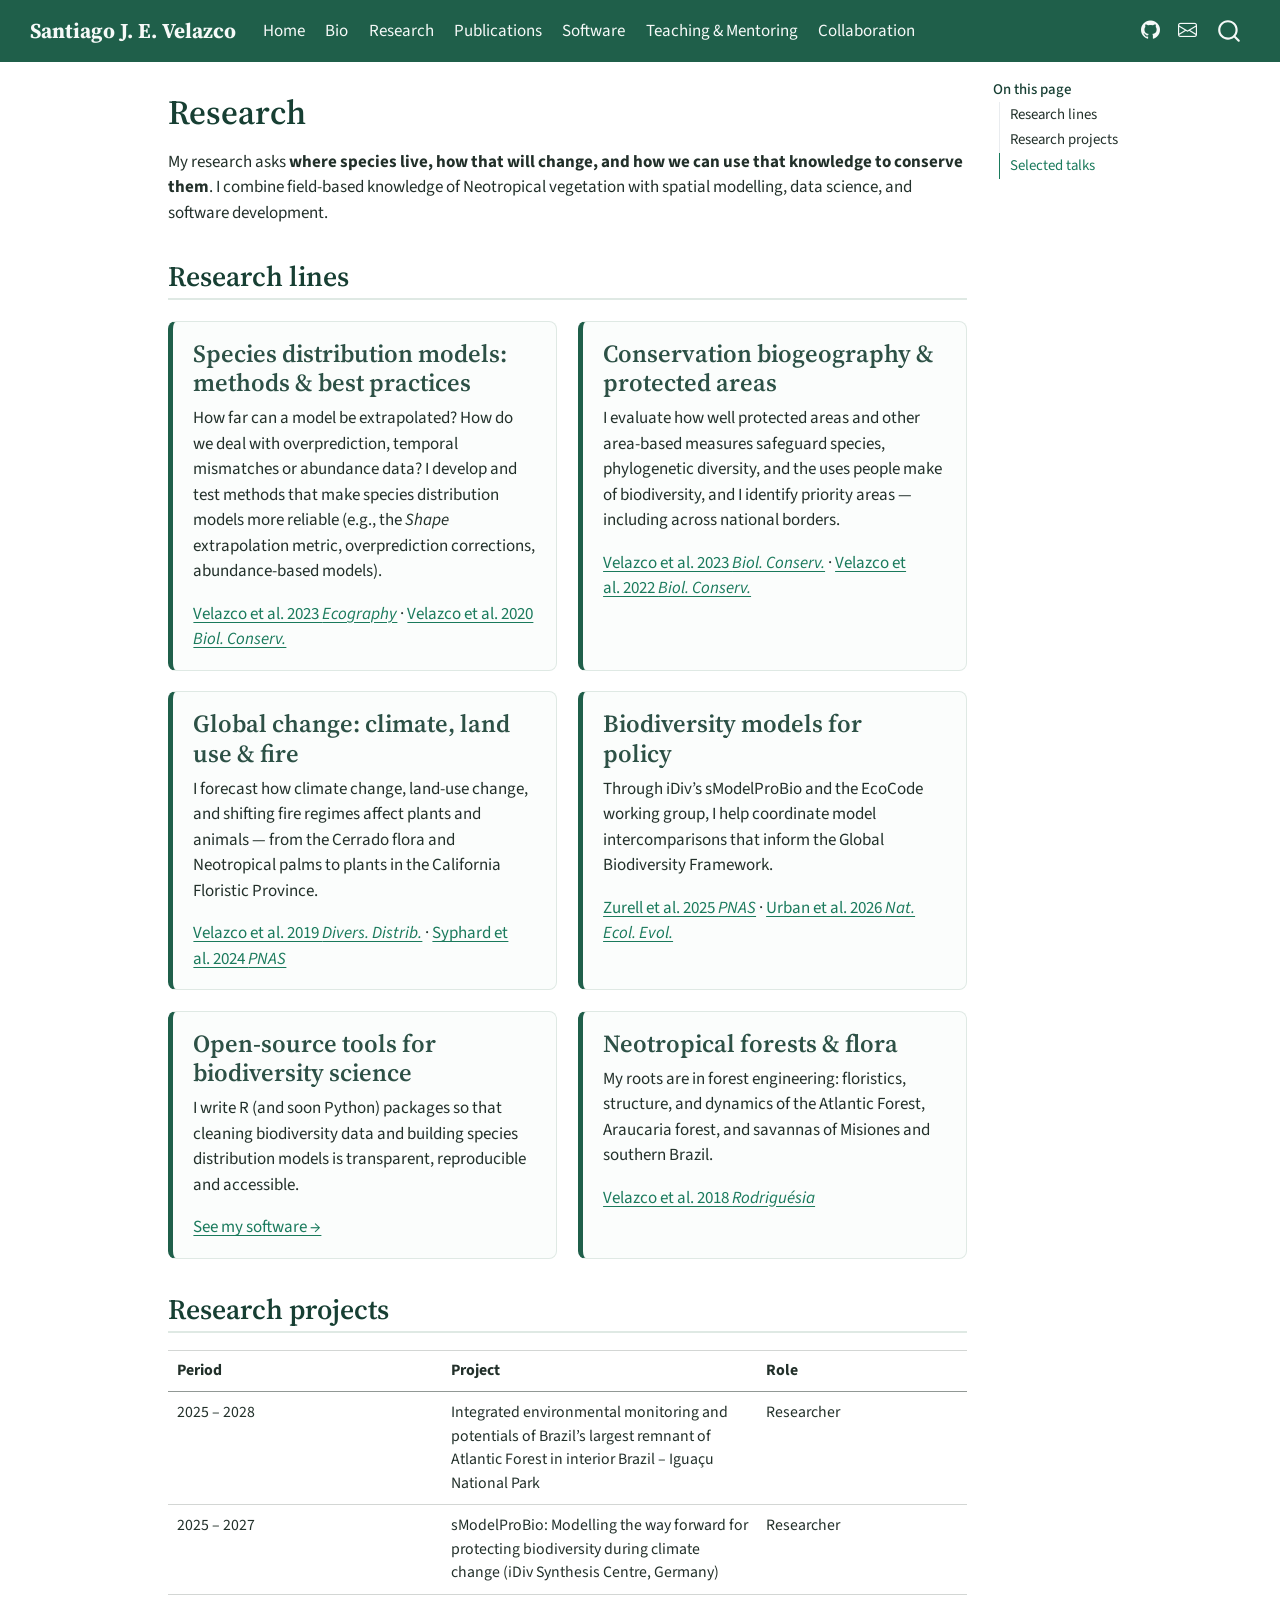
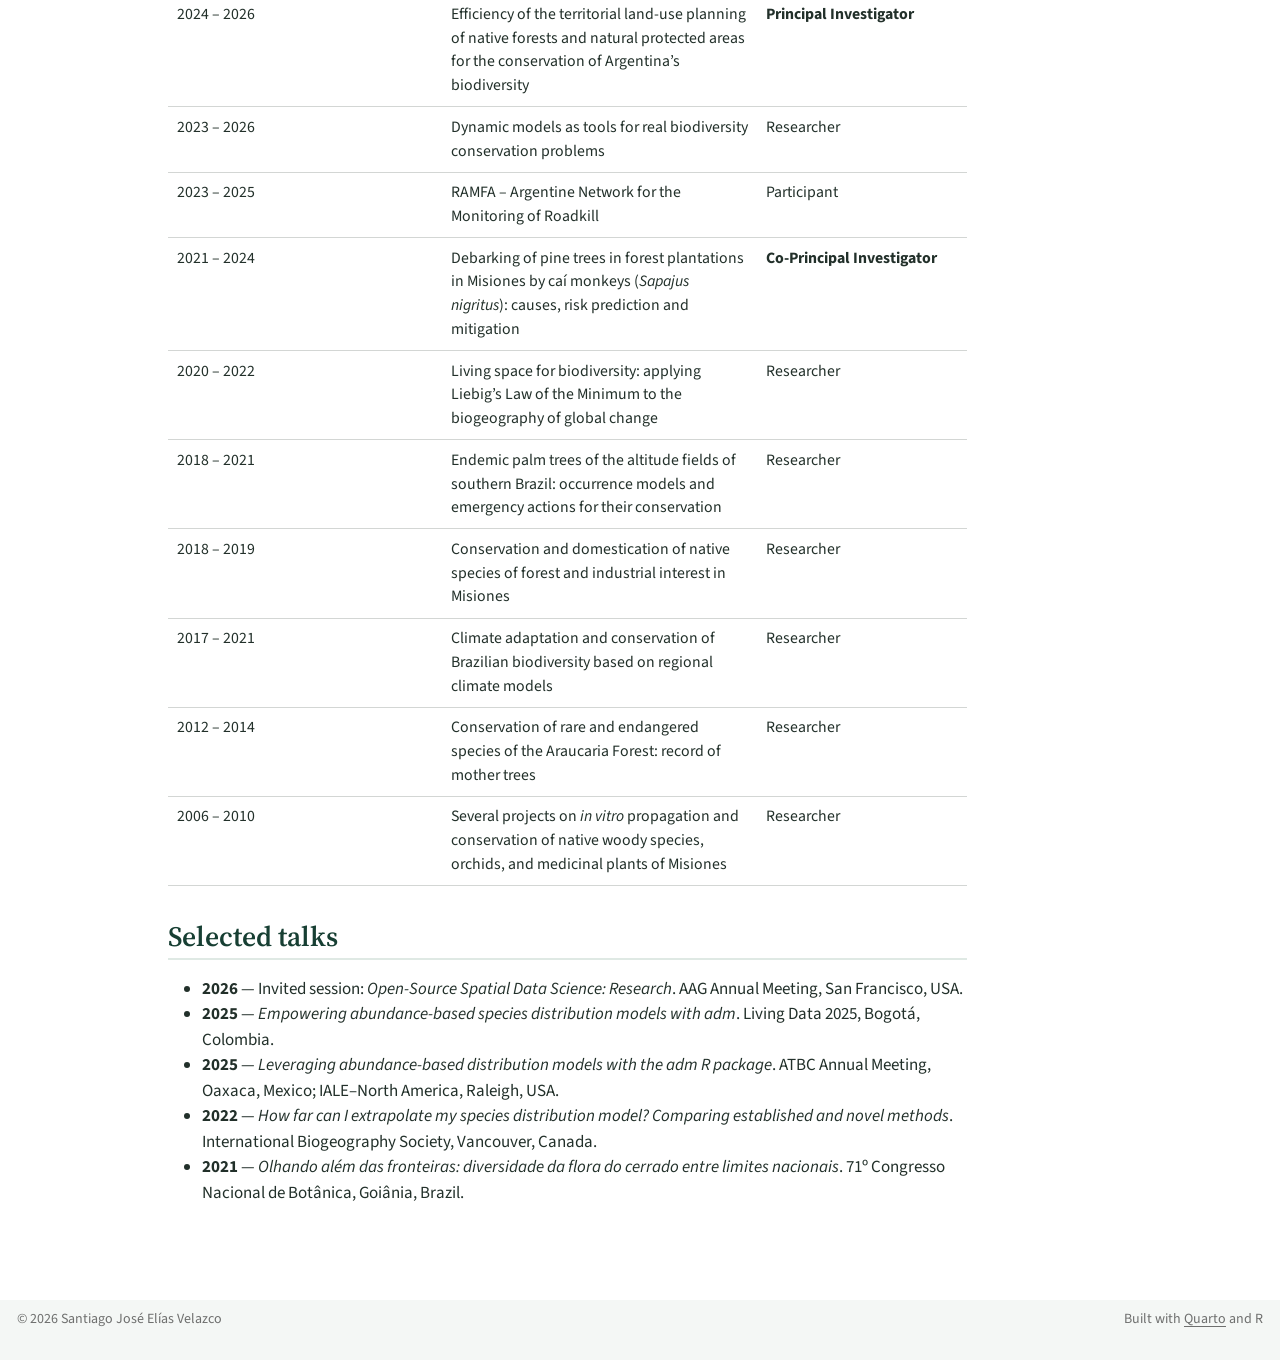
<file: docs/research.html>
<!DOCTYPE html>
<html xmlns="http://www.w3.org/1999/xhtml" lang="en" xml:lang="en"><head>

<meta charset="utf-8">
<meta name="generator" content="quarto-1.11.9">

<meta name="viewport" content="width=device-width, initial-scale=1.0, user-scalable=yes">


<title>Research – Santiago J. E. Velazco</title>
<style>
/* Default styles provided by pandoc.
** See https://pandoc.org/MANUAL.html#variables-for-html for config info.
*/
span.smallcaps{font-variant: small-caps;}
div.columns{display: flex; gap: 1.5em;}
div.column{flex: auto;}
@media screen {
div.columns{gap: min(4vw, 1.5em);}
div.column{overflow-x: auto;}
}
div.hanging-indent{margin-left: 1.5em; text-indent: -1.5em;}
ul.task-list{list-style: none;}
ul.task-list li input[type="checkbox"] {
  width: 0.8em;
  margin: 0 0.8em 0.2em -1em; /* quarto-specific, see https://github.com/quarto-dev/quarto-cli/issues/4556 */ 
  vertical-align: middle;
}
</style>


<script src="site_libs/quarto-nav/quarto-nav.js"></script>
<script src="site_libs/quarto-nav/headroom.min.js"></script>
<script src="site_libs/clipboard/clipboard.min.js"></script>
<script src="site_libs/quarto-search/autocomplete.umd.js"></script>
<script src="site_libs/quarto-search/fuse.min.js"></script>
<script src="site_libs/quarto-search/quarto-search.js"></script>
<meta name="quarto:offset" content="./">
<link href="./images/favicon.png" rel="icon" type="image/png">
<script src="site_libs/quarto-html/quarto.js" type="module"></script>
<script src="site_libs/quarto-html/tabsets/tabsets.js" type="module"></script>
<script src="site_libs/quarto-html/scrollable-regions/scrollable-regions.js" type="module"></script>
<script src="site_libs/quarto-html/popper.min.js"></script>
<script src="site_libs/quarto-html/tippy.umd.min.js"></script>
<script src="site_libs/quarto-html/anchor.min.js"></script>
<link href="site_libs/quarto-html/tippy.css" rel="stylesheet">
<link href="site_libs/quarto-html/quarto-syntax-highlighting-63b5708e65d6cd79cd7618c58d0c21e7.css" rel="stylesheet" id="quarto-text-highlighting-styles">
<script src="site_libs/bootstrap/bootstrap.min.js"></script>
<link href="site_libs/bootstrap/bootstrap-icons.css" rel="stylesheet">
<link href="site_libs/bootstrap/bootstrap-2684b23f09337ae67a759116505e3ada.min.css" rel="stylesheet" append-hash="true" id="quarto-bootstrap" data-mode="light">
<script id="quarto-search-options" type="application/json">{
  "location": "navbar",
  "copy-button": false,
  "collapse-after": 3,
  "panel-placement": "end",
  "type": "overlay",
  "limit": 50,
  "keyboard-shortcut": [
    "f",
    "/",
    "s"
  ],
  "show-item-context": false,
  "language": {
    "search-no-results-text": "No results",
    "search-matching-documents-text": "matching documents",
    "search-copy-link-title": "Copy link to search",
    "search-hide-matches-text": "Hide additional matches",
    "search-more-match-text": "more match in this document",
    "search-more-matches-text": "more matches in this document",
    "search-clear-button-title": "Clear",
    "search-text-placeholder": "",
    "search-detached-cancel-button-title": "Cancel",
    "search-submit-button-title": "Submit",
    "search-label": "Search"
  }
}</script>
<style>html{ scroll-behavior: smooth; }</style>


<meta property="og:title" content="Research – Santiago J. E. Velazco">
<meta property="og:description" content="Conservation biogeography, species distribution modelling and open-source tools for biodiversity science.">
<meta property="og:site_name" content="Santiago J. E. Velazco">
</head>

<body class="nav-fixed quarto-light"><a id="quarto-skip-link" class="visually-hidden-focusable" href="#quarto-document-content">Skip to main content</a>

<div id="quarto-search-results"></div>
  <header id="quarto-header" class="headroom fixed-top">
    <nav class="navbar navbar-expand-lg " data-bs-theme="dark" aria-label="Site">
      <div class="navbar-container container-fluid">
      <div class="navbar-brand-container mx-auto">
    <a class="navbar-brand" href="./index.html">
    <span class="navbar-title">Santiago J. E. Velazco</span>
    </a>
  </div>
          <button class="navbar-toggler" type="button" data-bs-toggle="collapse" data-bs-target="#navbarCollapse" aria-controls="navbarCollapse" aria-expanded="false" aria-label="Toggle navigation" onclick="if (window.quartoToggleHeadroom) { window.quartoToggleHeadroom(); }">
  <span class="navbar-toggler-icon"></span>
</button>
          <div class="collapse navbar-collapse" id="navbarCollapse">
            <ul class="navbar-nav navbar-nav-scroll me-auto">
  <li class="nav-item">
    <a class="nav-link" href="./index.html"> 
<span class="menu-text">Home</span></a>
  </li>  
  <li class="nav-item">
    <a class="nav-link" href="./bio.html"> 
<span class="menu-text">Bio</span></a>
  </li>  
  <li class="nav-item">
    <a class="nav-link active" href="./research.html" aria-current="page"> 
<span class="menu-text">Research</span></a>
  </li>  
  <li class="nav-item">
    <a class="nav-link" href="./publications.html"> 
<span class="menu-text">Publications</span></a>
  </li>  
  <li class="nav-item">
    <a class="nav-link" href="./software.html"> 
<span class="menu-text">Software</span></a>
  </li>  
  <li class="nav-item">
    <a class="nav-link" href="./teaching.html"> 
<span class="menu-text">Teaching &amp; Mentoring</span></a>
  </li>  
  <li class="nav-item">
    <a class="nav-link" href="./collaboration.html"> 
<span class="menu-text">Collaboration</span></a>
  </li>  
</ul>
            <ul class="navbar-nav navbar-nav-scroll ms-auto">
  <li class="nav-item compact">
    <a class="nav-link" href="https://github.com/sjevelazco"> <i class="bi bi-github" role="img" aria-label="GitHub">
</i> 
<span class="menu-text"></span></a>
  </li>  
  <li class="nav-item compact">
    <a class="nav-link" href="mailto:sjevelazco@gmail.com"> <i class="bi bi-envelope" role="img" aria-label="Email">
</i> 
<span class="menu-text"></span></a>
  </li>  
</ul>
          </div> <!-- /navcollapse -->
            <div class="quarto-navbar-tools">
</div>
            <div id="quarto-search" class="" title="Search"></div>
      </div> <!-- /container-fluid -->
    </nav>
</header>
<!-- content -->
<div id="quarto-content" class="quarto-container page-columns page-rows-contents page-layout-article page-navbar">
<!-- sidebar -->
<!-- margin-sidebar -->
    <div id="quarto-margin-sidebar" class="sidebar margin-sidebar">
        <nav id="TOC" role="doc-toc" aria-labelledby="toc-title" class="toc-active">
    <h2 id="toc-title">On this page</h2>
   
  <ul>
  <li><a href="#research-lines" id="toc-research-lines" class="nav-link active" data-scroll-target="#research-lines">Research lines</a></li>
  <li><a href="#research-projects" id="toc-research-projects" class="nav-link" data-scroll-target="#research-projects">Research projects</a></li>
  <li><a href="#selected-talks" id="toc-selected-talks" class="nav-link" data-scroll-target="#selected-talks">Selected talks</a></li>
  </ul>
</nav>
    </div>
<!-- main -->
<main class="content" id="quarto-document-content" tabindex="-1">

<header id="title-block-header" class="quarto-title-block default">
<div class="quarto-title">
<h1 class="title">Research</h1>
</div>



<div class="quarto-title-meta">

    
  
    
  </div>
  


</header>


<p>My research asks <strong>where species live, how that will change, and how we can use that knowledge to conserve them</strong>. I combine field-based knowledge of Neotropical vegetation with spatial modelling, data science, and software development.</p>
<section id="research-lines" class="level2">
<h2 class="anchored" data-anchor-id="research-lines">Research lines</h2>
<div class="card-grid">
<section id="species-distribution-models-methods-best-practices" class="level3 info-card">
<h3 class="anchored" data-anchor-id="species-distribution-models-methods-best-practices">Species distribution models: methods &amp; best practices</h3>
<p>How far can a model be extrapolated? How do we deal with overprediction, temporal mismatches or abundance data? I develop and test methods that make species distribution models more reliable (e.g., the <em>Shape</em> extrapolation metric, overprediction corrections, abundance-based models).</p>
<p><a href="https://doi.org/10.1111/ecog.06992">Velazco et al.&nbsp;2023 <em>Ecography</em></a> · <a href="https://doi.org/10.1016/j.biocon.2020.108822">Velazco et al.&nbsp;2020 <em>Biol. Conserv.</em></a></p>
</section>
<section id="conservation-biogeography-protected-areas" class="level3 info-card">
<h3 class="anchored" data-anchor-id="conservation-biogeography-protected-areas">Conservation biogeography &amp; protected areas</h3>
<p>I evaluate how well protected areas and other area-based measures safeguard species, phylogenetic diversity, and the uses people make of biodiversity, and I identify priority areas — including across national borders.</p>
<p><a href="https://doi.org/10.1016/j.biocon.2023.110194">Velazco et al.&nbsp;2023 <em>Biol. Conserv.</em></a> · <a href="https://doi.org/10.1016/j.biocon.2022.109525">Velazco et al.&nbsp;2022 <em>Biol. Conserv.</em></a></p>
</section>
<section id="global-change-climate-land-use-fire" class="level3 info-card">
<h3 class="anchored" data-anchor-id="global-change-climate-land-use-fire">Global change: climate, land use &amp; fire</h3>
<p>I forecast how climate change, land-use change, and shifting fire regimes affect plants and animals — from the Cerrado flora and Neotropical palms to plants in the California Floristic Province.</p>
<p><a href="https://doi.org/10.1111/ddi.12886">Velazco et al.&nbsp;2019 <em>Divers. Distrib.</em></a> · <a href="https://doi.org/10.1073/pnas.2310076121">Syphard et al.&nbsp;2024 <em>PNAS</em></a></p>
</section>
<section id="biodiversity-models-for-policy" class="level3 info-card">
<h3 class="anchored" data-anchor-id="biodiversity-models-for-policy">Biodiversity models for policy</h3>
<p>Through iDiv’s sModelProBio and the EcoCode working group, I help coordinate model intercomparisons that inform the Global Biodiversity Framework.</p>
<p><a href="https://doi.org/10.1073/pnas.2501695122">Zurell et al.&nbsp;2025 <em>PNAS</em></a> · <a href="https://doi.org/10.1038/s41559-026-03123-0">Urban et al.&nbsp;2026 <em>Nat. Ecol. Evol.</em></a></p>
</section>
<section id="open-source-tools-for-biodiversity-science" class="level3 info-card">
<h3 class="anchored" data-anchor-id="open-source-tools-for-biodiversity-science">Open-source tools for biodiversity science</h3>
<p>I write R (and soon Python) packages so that cleaning biodiversity data and building species distribution models is transparent, reproducible and accessible.</p>
<p><a href="./software.html">See my software →</a></p>
</section>
<section id="neotropical-forests-flora" class="level3 info-card">
<h3 class="anchored" data-anchor-id="neotropical-forests-flora">Neotropical forests &amp; flora</h3>
<p>My roots are in forest engineering: floristics, structure, and dynamics of the Atlantic Forest, Araucaria forest, and savannas of Misiones and southern Brazil.</p>
<p><a href="http://dx.doi.org/10.1590/2175-7860201869206">Velazco et al.&nbsp;2018 <em>Rodriguésia</em></a></p>
</section>
</div>
</section>
<section id="research-projects" class="level2">
<h2 class="anchored" data-anchor-id="research-projects">Research projects</h2>
<table class="caption-top table">
<colgroup>
<col style="width: 34%">
<col style="width: 39%">
<col style="width: 26%">
</colgroup>
<thead>
<tr class="header">
<th style="text-align: left;">Period</th>
<th style="text-align: left;">Project</th>
<th style="text-align: left;">Role</th>
</tr>
</thead>
<tbody>
<tr class="odd">
<td style="text-align: left;">2025 – 2028</td>
<td style="text-align: left;">Integrated environmental monitoring and potentials of Brazil’s largest remnant of Atlantic Forest in interior Brazil – Iguaçu National Park</td>
<td style="text-align: left;">Researcher</td>
</tr>
<tr class="even">
<td style="text-align: left;">2025 – 2027</td>
<td style="text-align: left;">sModelProBio: Modelling the way forward for protecting biodiversity during climate change (iDiv Synthesis Centre, Germany)</td>
<td style="text-align: left;">Researcher</td>
</tr>
<tr class="odd">
<td style="text-align: left;">2024 – 2026</td>
<td style="text-align: left;">Efficiency of the territorial land-use planning of native forests and natural protected areas for the conservation of Argentina’s biodiversity</td>
<td style="text-align: left;"><strong>Principal Investigator</strong></td>
</tr>
<tr class="even">
<td style="text-align: left;">2023 – 2026</td>
<td style="text-align: left;">Dynamic models as tools for real biodiversity conservation problems</td>
<td style="text-align: left;">Researcher</td>
</tr>
<tr class="odd">
<td style="text-align: left;">2023 – 2025</td>
<td style="text-align: left;">RAMFA – Argentine Network for the Monitoring of Roadkill</td>
<td style="text-align: left;">Participant</td>
</tr>
<tr class="even">
<td style="text-align: left;">2021 – 2024</td>
<td style="text-align: left;">Debarking of pine trees in forest plantations in Misiones by caí monkeys (<em>Sapajus nigritus</em>): causes, risk prediction and mitigation</td>
<td style="text-align: left;"><strong>Co-Principal Investigator</strong></td>
</tr>
<tr class="odd">
<td style="text-align: left;">2020 – 2022</td>
<td style="text-align: left;">Living space for biodiversity: applying Liebig’s Law of the Minimum to the biogeography of global change</td>
<td style="text-align: left;">Researcher</td>
</tr>
<tr class="even">
<td style="text-align: left;">2018 – 2021</td>
<td style="text-align: left;">Endemic palm trees of the altitude fields of southern Brazil: occurrence models and emergency actions for their conservation</td>
<td style="text-align: left;">Researcher</td>
</tr>
<tr class="odd">
<td style="text-align: left;">2018 – 2019</td>
<td style="text-align: left;">Conservation and domestication of native species of forest and industrial interest in Misiones</td>
<td style="text-align: left;">Researcher</td>
</tr>
<tr class="even">
<td style="text-align: left;">2017 – 2021</td>
<td style="text-align: left;">Climate adaptation and conservation of Brazilian biodiversity based on regional climate models</td>
<td style="text-align: left;">Researcher</td>
</tr>
<tr class="odd">
<td style="text-align: left;">2012 – 2014</td>
<td style="text-align: left;">Conservation of rare and endangered species of the Araucaria Forest: record of mother trees</td>
<td style="text-align: left;">Researcher</td>
</tr>
<tr class="even">
<td style="text-align: left;">2006 – 2010</td>
<td style="text-align: left;">Several projects on <em>in vitro</em> propagation and conservation of native woody species, orchids, and medicinal plants of Misiones</td>
<td style="text-align: left;">Researcher</td>
</tr>
</tbody>
</table>
</section>
<section id="selected-talks" class="level2">
<h2 class="anchored" data-anchor-id="selected-talks">Selected talks</h2>
<ul>
<li><strong>2026</strong> — Invited session: <em>Open-Source Spatial Data Science: Research</em>. AAG Annual Meeting, San Francisco, USA.</li>
<li><strong>2025</strong> — <em>Empowering abundance-based species distribution models with adm</em>. Living Data 2025, Bogotá, Colombia.</li>
<li><strong>2025</strong> — <em>Leveraging abundance-based distribution models with the adm R package</em>. ATBC Annual Meeting, Oaxaca, Mexico; IALE–North America, Raleigh, USA.</li>
<li><strong>2022</strong> — <em>How far can I extrapolate my species distribution model? Comparing established and novel methods</em>. International Biogeography Society, Vancouver, Canada.</li>
<li><strong>2021</strong> — <em>Olhando além das fronteiras: diversidade da flora do cerrado entre limites nacionais</em>. 71º Congresso Nacional de Botânica, Goiânia, Brazil.</li>
</ul>


</section>

</main> <!-- /main -->
<script id="quarto-html-after-body" type="application/javascript">
  window.document.addEventListener("DOMContentLoaded", function (event) {
    const icon = "";
    const anchorJS = new window.AnchorJS();
    anchorJS.options = {
      placement: 'right',
      icon: icon
    };
    anchorJS.add('.anchored');
    const isCodeAnnotation = (el) => {
      for (const clz of el.classList) {
        if (clz.startsWith('code-annotation-')) {                     
          return true;
        }
      }
      return false;
    }
    const onCopySuccess = function(e) {
      // button target
      const button = e.trigger;
      // don't keep focus
      button.blur();
      // flash "checked"
      button.classList.add('code-copy-button-checked');
      var currentTitle = button.getAttribute("title");
      button.setAttribute("title", "Copied!");
      let tooltip;
      if (window.bootstrap) {
        button.setAttribute("data-bs-toggle", "tooltip");
        button.setAttribute("data-bs-placement", "left");
        button.setAttribute("data-bs-title", "Copied!");
        tooltip = new bootstrap.Tooltip(button, 
          { trigger: "manual", 
            customClass: "code-copy-button-tooltip",
            offset: [0, -8]});
        tooltip.show();    
      }
      setTimeout(function() {
        if (tooltip) {
          tooltip.hide();
          button.removeAttribute("data-bs-title");
          button.removeAttribute("data-bs-toggle");
          button.removeAttribute("data-bs-placement");
        }
        button.setAttribute("title", currentTitle);
        button.classList.remove('code-copy-button-checked');
      }, 1000);
      // clear code selection
      e.clearSelection();
    }
    const getTextToCopy = function(trigger) {
      const outerScaffold = trigger.parentElement.cloneNode(true);
      const codeEl = outerScaffold.querySelector('code');
      for (const childEl of codeEl.children) {
        if (isCodeAnnotation(childEl)) {
          childEl.remove();
        }
      }
      return codeEl.innerText;
    }
    const clipboard = new window.ClipboardJS('.code-copy-button:not([data-in-quarto-modal])', {
      text: getTextToCopy
    });
    clipboard.on('success', onCopySuccess);
    if (window.document.getElementById('quarto-embedded-source-code-modal')) {
      const clipboardModal = new window.ClipboardJS('.code-copy-button[data-in-quarto-modal]', {
        text: getTextToCopy,
        container: window.document.getElementById('quarto-embedded-source-code-modal')
      });
      clipboardModal.on('success', onCopySuccess);
    }
      var localhostRegex = new RegExp(/^(?:http|https):\/\/localhost\:?[0-9]*\//);
      var mailtoRegex = new RegExp(/^mailto:/);
        var filterRegex = new RegExp("https:\/\/sjevelazco\.github\.io");
      const newWindowLabel = "(opens in a new tab)";
      const newWindowNoteId = "quarto-ext-newwindow-label";
      // Links reference one hidden label through aria-describedby, so the
      // announcement never changes their accessible name.
      var describeNewWindow = (link) => {
        if (!window.document.getElementById(newWindowNoteId)) {
          var newWindowNote = window.document.createElement("span");
          newWindowNote.id = newWindowNoteId;
          newWindowNote.hidden = true;
          newWindowNote.textContent = newWindowLabel;
          window.document.body.appendChild(newWindowNote);
        }
        var describedBy = (link.getAttribute("aria-describedby") || "").split(/\s+/).filter(Boolean);
        if (!describedBy.includes(newWindowNoteId)) {
          describedBy.push(newWindowNoteId);
          link.setAttribute("aria-describedby", describedBy.join(" "));
        }
      }
      var isInternal = (href) => {
          return filterRegex.test(href) || localhostRegex.test(href) || mailtoRegex.test(href);
      }
      // Inspect non-navigation links and adorn them if external
      window.quartoDecorateExternalLinks = function (root) {
     var links = (root || window.document).querySelectorAll('a[href]:not(.nav-link):not(.navbar-brand):not(.toc-action):not(.sidebar-link):not(.sidebar-item-toggle):not(.pagination-link):not(.no-external):not([aria-hidden]):not(.dropdown-item):not(.quarto-navigation-tool):not(.about-link)');
      for (var i=0; i<links.length; i++) {
        const link = links[i];
        if (!isInternal(link.href)) {
          // undo the damage that might have been done by quarto-nav.js in the case of
          // links that we want to consider external
          if (link.dataset.originalHref !== undefined) {
            link.href = link.dataset.originalHref;
          }
            // target, if specified
            link.setAttribute("target", "_blank");
            if (link.getAttribute("rel") === null) {
              link.setAttribute("rel", "noopener");
            }
            describeNewWindow(link);
          if (!link.classList.contains('no-external-icon')) {
          }
        }
      }
      };
      window.quartoDecorateExternalLinks(window.document);
    // Esc closes the popup (WCAG 1.4.13) and focus leaving both trigger and
    // popup closes it (WCAG 2.4.11); tippy handles neither for interactive popups.
    const hideOnEscAndFocusOut = {
      name: 'hideOnEscAndFocusOut',
      defaultValue: true,
      fn(instance) {
        const dismiss = () => {
          // A show scheduled by the trigger delay would otherwise reopen it
          instance.clearDelayTimeouts();
          instance.hide();
        };
        const onKeyDown = (event) => {
          if (event.key !== 'Escape') {
            return;
          }
          // Keep Esc from also reaching page handlers (e.g. reveal.js overview),
          // except an open reveal.js slide menu, which Esc should close too.
          // The menu handles keys only when its keyboard option is on.
          const menuHandlesEsc = window.Reveal?.getPlugin?.('menu')?.isOpen() &&
            window.Reveal.getConfig().menu?.keyboard !== false;
          if (!menuHandlesEsc) {
            event.stopPropagation();
          }
          if (instance.popper.contains(window.document.activeElement)) {
            // Disabled while refocusing so the focus trigger does not reopen it
            instance.disable();
            instance.reference.focus();
            instance.enable();
          }
          dismiss();
        };
        const onFocusOut = (event) => {
          const target = event.relatedTarget;
          if (target && !instance.reference.contains(target) &&
              !instance.popper.contains(target)) {
            dismiss();
          }
        };
        // On the trigger too: a click trigger (code-annotations: select) has no
        // blur handling. Attached for the instance's lifetime so leaving the
        // trigger also cancels a show still pending on the trigger delay.
        instance.reference.addEventListener('focusout', onFocusOut);
        return {
          onShow() {
            window.document.addEventListener('keydown', onKeyDown, true);
            instance.popper.addEventListener('focusout', onFocusOut);
          },
          onHide() {
            window.document.removeEventListener('keydown', onKeyDown, true);
            instance.popper.removeEventListener('focusout', onFocusOut);
          },
          onDestroy() {
            instance.reference.removeEventListener('focusout', onFocusOut);
          },
        };
      },
    };
    function tippyHover(el, contentFn, onTriggerFn, onUntriggerFn) {
      const config = {
        allowHTML: true,
        maxWidth: 500,
        delay: 100,
        arrow: false,
        appendTo: function(el) {
            return el.parentElement;
        },
        interactive: true,
        interactiveBorder: 10,
        theme: 'quarto',
        placement: 'bottom-start',
        plugins: [hideOnEscAndFocusOut],
      };
      if (contentFn) {
        config.content = contentFn;
      }
      if (onTriggerFn) {
        config.onTrigger = onTriggerFn;
      }
      if (onUntriggerFn) {
        config.onUntrigger = onUntriggerFn;
      }
      window.tippy(el, config); 
    }
    const noterefs = window.document.querySelectorAll('a[role="doc-noteref"]');
    for (var i=0; i<noterefs.length; i++) {
      const ref = noterefs[i];
      tippyHover(ref, function() {
        // use id or data attribute instead here
        let href = ref.getAttribute('data-footnote-href') || ref.getAttribute('href');
        try { href = new URL(href).hash; } catch {}
        const id = href.replace(/^#\/?/, "");
        const note = window.document.getElementById(id);
        if (note) {
          return note.innerHTML;
        } else {
          return "";
        }
      });
    }
    const xrefs = window.document.querySelectorAll('a.quarto-xref');
    const processXRef = (id, note) => {
      // Strip column container classes
      const stripColumnClz = (el) => {
        el.classList.remove("page-full", "page-columns");
        if (el.children) {
          for (const child of el.children) {
            stripColumnClz(child);
          }
        }
      }
      stripColumnClz(note)
      if (id === null || id.startsWith('sec-')) {
        // Special case sections, only their first couple elements
        const container = document.createElement("div");
        if (note.children && note.children.length > 2) {
          container.appendChild(note.children[0].cloneNode(true));
          for (let i = 1; i < note.children.length; i++) {
            const child = note.children[i];
            if (child.tagName === "P" && child.innerText === "") {
              continue;
            } else {
              container.appendChild(child.cloneNode(true));
              break;
            }
          }
          if (window.Quarto?.typesetMath) {
            window.Quarto.typesetMath(container);
          }
          return container.innerHTML
        } else {
          if (window.Quarto?.typesetMath) {
            window.Quarto.typesetMath(note);
          }
          return note.innerHTML;
        }
      } else {
        // Remove any anchor links if they are present
        const anchorLink = note.querySelector('a.anchorjs-link');
        if (anchorLink) {
          anchorLink.remove();
        }
        if (window.Quarto?.typesetMath) {
          window.Quarto.typesetMath(note);
        }
        if (note.classList.contains("callout")) {
          return note.outerHTML;
        } else {
          return note.innerHTML;
        }
      }
    }
    for (var i=0; i<xrefs.length; i++) {
      const xref = xrefs[i];
      tippyHover(xref, undefined, function(instance) {
        instance.disable();
        let url = xref.getAttribute('href');
        let hash = undefined; 
        if (url.startsWith('#')) {
          hash = url;
        } else {
          try { hash = new URL(url).hash; } catch {}
        }
        if (hash) {
          const id = hash.replace(/^#\/?/, "");
          const note = window.document.getElementById(id);
          if (note !== null) {
            try {
              const html = processXRef(id, note.cloneNode(true));
              instance.setContent(html);
            } finally {
              instance.enable();
              instance.show();
            }
          } else {
            // See if we can fetch this
            fetch(url.split('#')[0])
            .then(res => res.text())
            .then(html => {
              const parser = new DOMParser();
              const htmlDoc = parser.parseFromString(html, "text/html");
              const note = htmlDoc.getElementById(id);
              if (note !== null) {
                const html = processXRef(id, note);
                instance.setContent(html);
              } 
            }).finally(() => {
              instance.enable();
              instance.show();
            });
          }
        } else {
          // See if we can fetch a full url (with no hash to target)
          // This is a special case and we should probably do some content thinning / targeting
          fetch(url)
          .then(res => res.text())
          .then(html => {
            const parser = new DOMParser();
            const htmlDoc = parser.parseFromString(html, "text/html");
            const note = htmlDoc.querySelector('main.content');
            if (note !== null) {
              // This should only happen for chapter cross references
              // (since there is no id in the URL)
              // remove the first header
              if (note.children.length > 0 && note.children[0].tagName === "HEADER") {
                note.children[0].remove();
              }
              const html = processXRef(null, note);
              instance.setContent(html);
            } 
          }).finally(() => {
            instance.enable();
            instance.show();
          });
        }
      }, function(instance) {
      });
    }
        let selectedAnnoteEl;
        const selectorForAnnotation = ( cell, annotation) => {
          let cellAttr = 'data-code-cell="' + cell + '"';
          let lineAttr = 'data-code-annotation="' +  annotation + '"';
          const selector = 'span[' + cellAttr + '][' + lineAttr + ']';
          return selector;
        }
        const selectCodeLines = (annoteEl) => {
          const doc = window.document;
          const targetCell = annoteEl.getAttribute("data-target-cell");
          const targetAnnotation = annoteEl.getAttribute("data-target-annotation");
          const annoteSpan = window.document.querySelector(selectorForAnnotation(targetCell, targetAnnotation));
          const lines = annoteSpan.getAttribute("data-code-lines").split(",");
          const lineIds = lines.map((line) => {
            return targetCell + "-" + line;
          })
          // Each band is positioned against its own containing block, which is
          // not the offsetParent of the lines, so place it from client rects.
          const placeBand = (band, firstEl, lastEl, codeBlock) => {
            const container = band.offsetParent;
            if (container === null) {
              return;
            }
            const containerRect = container.getBoundingClientRect();
            // Reveal.js scales slides with a transform, so convert client
            // pixels back to the CSS pixels of the container.
            const scale = containerRect.height / container.offsetHeight || 1;
            const firstRect = firstEl.getBoundingClientRect();
            const lastRect = lastEl.getBoundingClientRect();
            const top = (firstRect.top - containerRect.top) / scale - container.clientTop + container.scrollTop;
            const height = (lastRect.bottom - firstRect.top) / scale;
            band.style.top = top - 2 + "px";
            band.style.height = height + 4 + "px";
            if (codeBlock) {
              // Without the copy button wrapper, the containing block is wider
              // than the code block, so span the code block explicitly.
              const blockRect = codeBlock.getBoundingClientRect();
              band.style.left = (blockRect.left - containerRect.left) / scale - container.clientLeft + container.scrollLeft + "px";
              band.style.width = blockRect.width / scale + "px";
            }
          };
          if (lineIds.length > 0) {
            const el = window.document.getElementById(lineIds[0]);
            const lastEl = window.document.getElementById(lineIds[lineIds.length - 1]);
            const parent = el.parentElement.parentElement;
            // cook up a div (if necessary) and position it
            let div = window.document.getElementById("code-annotation-line-highlight");
            if (div === null) {
              div = window.document.createElement("div");
              div.setAttribute("id", "code-annotation-line-highlight");
              div.style.position = 'absolute';
              parent.appendChild(div);
            }
            placeBand(div, el, lastEl, parent.closest("div.sourceCode") || parent);
            let gutterDiv = window.document.getElementById("code-annotation-line-highlight-gutter");
            if (gutterDiv === null) {
              gutterDiv = window.document.createElement("div");
              gutterDiv.setAttribute("id", "code-annotation-line-highlight-gutter");
              gutterDiv.style.position = 'absolute';
              const codeCell = window.document.getElementById(targetCell);
              const gutter = codeCell.querySelector('.code-annotation-gutter');
              gutter.appendChild(gutterDiv);
            }
            placeBand(gutterDiv, el, lastEl);
            selectedAnnoteEl = annoteEl;
          }
        };
        const unselectCodeLines = () => {
          const elementsIds = ["code-annotation-line-highlight", "code-annotation-line-highlight-gutter"];
          elementsIds.forEach((elId) => {
            const div = window.document.getElementById(elId);
            if (div) {
              div.remove();
            }
          });
          selectedAnnoteEl = undefined;
        };
          // Handle positioning of the toggle
      window.addEventListener(
        "resize",
        throttle(() => {
          elRect = undefined;
          if (selectedAnnoteEl) {
            selectCodeLines(selectedAnnoteEl);
          }
        }, 10)
      );
      function throttle(fn, ms) {
      let throttle = false;
      let timer;
        return (...args) => {
          if(!throttle) { // first call gets through
              fn.apply(this, args);
              throttle = true;
          } else { // all the others get throttled
              if(timer) clearTimeout(timer); // cancel #2
              timer = setTimeout(() => {
                fn.apply(this, args);
                timer = throttle = false;
              }, ms);
          }
        };
      }
        // Attach click handler to the DT
        const annoteDls = window.document.querySelectorAll('dt[data-target-cell]');
        for (const annoteDlNode of annoteDls) {
          annoteDlNode.addEventListener('click', (event) => {
            const clickedEl = event.target;
            if (clickedEl !== selectedAnnoteEl) {
              unselectCodeLines();
              const activeEl = window.document.querySelector('dt[data-target-cell].code-annotation-active');
              if (activeEl) {
                activeEl.classList.remove('code-annotation-active');
              }
              selectCodeLines(clickedEl);
              clickedEl.classList.add('code-annotation-active');
            } else {
              // Unselect the line
              unselectCodeLines();
              clickedEl.classList.remove('code-annotation-active');
            }
          });
        }
    const findCites = (el) => {
      const parentEl = el.parentElement;
      if (parentEl) {
        const cites = parentEl.dataset.cites;
        if (cites) {
          return {
            el,
            cites: cites.split(' ')
          };
        } else {
          return findCites(el.parentElement)
        }
      } else {
        return undefined;
      }
    };
    var bibliorefs = window.document.querySelectorAll('a[role="doc-biblioref"]');
    for (var i=0; i<bibliorefs.length; i++) {
      const ref = bibliorefs[i];
      const citeInfo = findCites(ref);
      if (citeInfo) {
        tippyHover(citeInfo.el, function() {
          var popup = window.document.createElement('div');
          citeInfo.cites.forEach(function(cite) {
            var citeDiv = window.document.createElement('div');
            citeDiv.classList.add('hanging-indent');
            citeDiv.classList.add('csl-entry');
            var biblioDiv = window.document.getElementById('ref-' + cite);
            if (biblioDiv) {
              citeDiv.innerHTML = biblioDiv.innerHTML;
            }
            popup.appendChild(citeDiv);
          });
          return popup.innerHTML;
        });
      }
    }
  });
  </script>
  <script type="application/javascript">
  window.quartoScrollableRegionsLabels = {"code":"Scrollable code","output":"Scrollable output"};
  </script>
</div> <!-- /content -->
<footer class="footer">
  <div class="nav-footer">
    <div class="nav-footer-left">
<p>© 2026 Santiago José Elías Velazco</p>
</div>   
    <div class="nav-footer-center">
      &nbsp;
    </div>
    <div class="nav-footer-right">
<p>Built with <a href="https://quarto.org">Quarto</a> and R</p>
</div>
  </div>
</footer>




<script src="site_libs/quarto-html/zenscroll-min.js"></script>
</body></html>
</file>
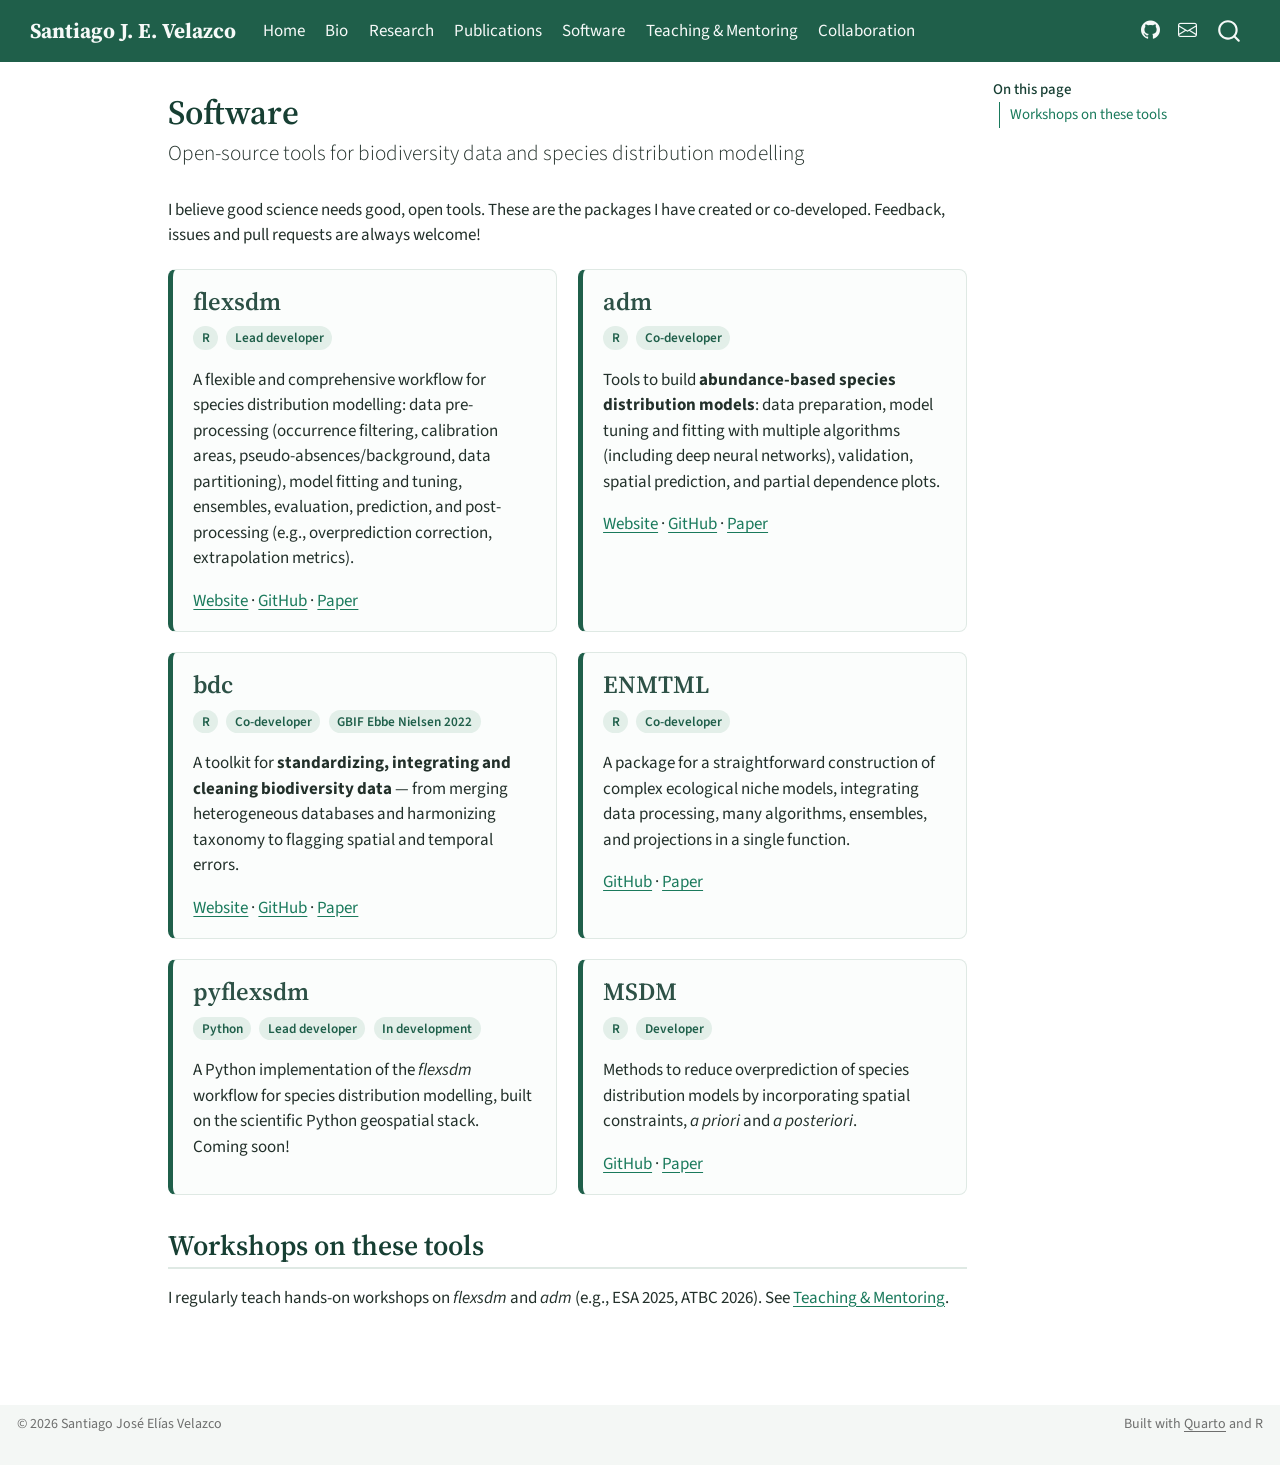
<file: docs/software.html>
<!DOCTYPE html>
<html xmlns="http://www.w3.org/1999/xhtml" lang="en" xml:lang="en"><head>

<meta charset="utf-8">
<meta name="generator" content="quarto-1.11.9">

<meta name="viewport" content="width=device-width, initial-scale=1.0, user-scalable=yes">


<title>Software – Santiago J. E. Velazco</title>
<style>
/* Default styles provided by pandoc.
** See https://pandoc.org/MANUAL.html#variables-for-html for config info.
*/
span.smallcaps{font-variant: small-caps;}
div.columns{display: flex; gap: 1.5em;}
div.column{flex: auto;}
@media screen {
div.columns{gap: min(4vw, 1.5em);}
div.column{overflow-x: auto;}
}
div.hanging-indent{margin-left: 1.5em; text-indent: -1.5em;}
ul.task-list{list-style: none;}
ul.task-list li input[type="checkbox"] {
  width: 0.8em;
  margin: 0 0.8em 0.2em -1em; /* quarto-specific, see https://github.com/quarto-dev/quarto-cli/issues/4556 */ 
  vertical-align: middle;
}
</style>


<script src="site_libs/quarto-nav/quarto-nav.js"></script>
<script src="site_libs/quarto-nav/headroom.min.js"></script>
<script src="site_libs/clipboard/clipboard.min.js"></script>
<script src="site_libs/quarto-search/autocomplete.umd.js"></script>
<script src="site_libs/quarto-search/fuse.min.js"></script>
<script src="site_libs/quarto-search/quarto-search.js"></script>
<meta name="quarto:offset" content="./">
<link href="./images/favicon.png" rel="icon" type="image/png">
<script src="site_libs/quarto-html/quarto.js" type="module"></script>
<script src="site_libs/quarto-html/tabsets/tabsets.js" type="module"></script>
<script src="site_libs/quarto-html/scrollable-regions/scrollable-regions.js" type="module"></script>
<script src="site_libs/quarto-html/popper.min.js"></script>
<script src="site_libs/quarto-html/tippy.umd.min.js"></script>
<script src="site_libs/quarto-html/anchor.min.js"></script>
<link href="site_libs/quarto-html/tippy.css" rel="stylesheet">
<link href="site_libs/quarto-html/quarto-syntax-highlighting-63b5708e65d6cd79cd7618c58d0c21e7.css" rel="stylesheet" id="quarto-text-highlighting-styles">
<script src="site_libs/bootstrap/bootstrap.min.js"></script>
<link href="site_libs/bootstrap/bootstrap-icons.css" rel="stylesheet">
<link href="site_libs/bootstrap/bootstrap-2684b23f09337ae67a759116505e3ada.min.css" rel="stylesheet" append-hash="true" id="quarto-bootstrap" data-mode="light">
<script id="quarto-search-options" type="application/json">{
  "location": "navbar",
  "copy-button": false,
  "collapse-after": 3,
  "panel-placement": "end",
  "type": "overlay",
  "limit": 50,
  "keyboard-shortcut": [
    "f",
    "/",
    "s"
  ],
  "show-item-context": false,
  "language": {
    "search-no-results-text": "No results",
    "search-matching-documents-text": "matching documents",
    "search-copy-link-title": "Copy link to search",
    "search-hide-matches-text": "Hide additional matches",
    "search-more-match-text": "more match in this document",
    "search-more-matches-text": "more matches in this document",
    "search-clear-button-title": "Clear",
    "search-text-placeholder": "",
    "search-detached-cancel-button-title": "Cancel",
    "search-submit-button-title": "Submit",
    "search-label": "Search"
  }
}</script>
<style>html{ scroll-behavior: smooth; }</style>


<meta property="og:title" content="Software – Santiago J. E. Velazco">
<meta property="og:description" content="Open-source tools for biodiversity data and species distribution modelling">
<meta property="og:site_name" content="Santiago J. E. Velazco">
</head>

<body class="nav-fixed quarto-light"><a id="quarto-skip-link" class="visually-hidden-focusable" href="#quarto-document-content">Skip to main content</a>

<div id="quarto-search-results"></div>
  <header id="quarto-header" class="headroom fixed-top">
    <nav class="navbar navbar-expand-lg " data-bs-theme="dark" aria-label="Site">
      <div class="navbar-container container-fluid">
      <div class="navbar-brand-container mx-auto">
    <a class="navbar-brand" href="./index.html">
    <span class="navbar-title">Santiago J. E. Velazco</span>
    </a>
  </div>
          <button class="navbar-toggler" type="button" data-bs-toggle="collapse" data-bs-target="#navbarCollapse" aria-controls="navbarCollapse" aria-expanded="false" aria-label="Toggle navigation" onclick="if (window.quartoToggleHeadroom) { window.quartoToggleHeadroom(); }">
  <span class="navbar-toggler-icon"></span>
</button>
          <div class="collapse navbar-collapse" id="navbarCollapse">
            <ul class="navbar-nav navbar-nav-scroll me-auto">
  <li class="nav-item">
    <a class="nav-link" href="./index.html"> 
<span class="menu-text">Home</span></a>
  </li>  
  <li class="nav-item">
    <a class="nav-link" href="./bio.html"> 
<span class="menu-text">Bio</span></a>
  </li>  
  <li class="nav-item">
    <a class="nav-link" href="./research.html"> 
<span class="menu-text">Research</span></a>
  </li>  
  <li class="nav-item">
    <a class="nav-link" href="./publications.html"> 
<span class="menu-text">Publications</span></a>
  </li>  
  <li class="nav-item">
    <a class="nav-link active" href="./software.html" aria-current="page"> 
<span class="menu-text">Software</span></a>
  </li>  
  <li class="nav-item">
    <a class="nav-link" href="./teaching.html"> 
<span class="menu-text">Teaching &amp; Mentoring</span></a>
  </li>  
  <li class="nav-item">
    <a class="nav-link" href="./collaboration.html"> 
<span class="menu-text">Collaboration</span></a>
  </li>  
</ul>
            <ul class="navbar-nav navbar-nav-scroll ms-auto">
  <li class="nav-item compact">
    <a class="nav-link" href="https://github.com/sjevelazco"> <i class="bi bi-github" role="img" aria-label="GitHub">
</i> 
<span class="menu-text"></span></a>
  </li>  
  <li class="nav-item compact">
    <a class="nav-link" href="mailto:sjevelazco@gmail.com"> <i class="bi bi-envelope" role="img" aria-label="Email">
</i> 
<span class="menu-text"></span></a>
  </li>  
</ul>
          </div> <!-- /navcollapse -->
            <div class="quarto-navbar-tools">
</div>
            <div id="quarto-search" class="" title="Search"></div>
      </div> <!-- /container-fluid -->
    </nav>
</header>
<!-- content -->
<div id="quarto-content" class="quarto-container page-columns page-rows-contents page-layout-article page-navbar">
<!-- sidebar -->
<!-- margin-sidebar -->
    <div id="quarto-margin-sidebar" class="sidebar margin-sidebar">
        <nav id="TOC" role="doc-toc" aria-labelledby="toc-title" class="toc-active">
    <h2 id="toc-title">On this page</h2>
   
  <ul>
  <li><a href="#workshops-on-these-tools" id="toc-workshops-on-these-tools" class="nav-link active" data-scroll-target="#workshops-on-these-tools">Workshops on these tools</a></li>
  </ul>
</nav>
    </div>
<!-- main -->
<main class="content" id="quarto-document-content" tabindex="-1">

<header id="title-block-header" class="quarto-title-block default">
<div class="quarto-title">
<h1 class="title">Software</h1>
<p class="subtitle lead">Open-source tools for biodiversity data and species distribution modelling</p>
</div>



<div class="quarto-title-meta">

    
  
    
  </div>
  


</header>


<p>I believe good science needs good, open tools. These are the packages I have created or co-developed. Feedback, issues and pull requests are always welcome!</p>
<div class="card-grid">
<section id="flexsdm" class="level3 info-card">
<h3 class="anchored" data-anchor-id="flexsdm">flexsdm</h3>
<p><span class="sw-badge">R</span> <span class="sw-badge">Lead developer</span></p>
<p>A flexible and comprehensive workflow for species distribution modelling: data pre-processing (occurrence filtering, calibration areas, pseudo-absences/background, data partitioning), model fitting and tuning, ensembles, evaluation, prediction, and post-processing (e.g., overprediction correction, extrapolation metrics).</p>
<p><a href="https://sjevelazco.github.io/flexsdm/">Website</a> · <a href="https://github.com/sjevelazco/flexsdm">GitHub</a> · <a href="https://doi.org/10.1111/2041-210X.13874">Paper</a></p>
</section>
<section id="adm" class="level3 info-card">
<h3 class="anchored" data-anchor-id="adm">adm</h3>
<p><span class="sw-badge">R</span> <span class="sw-badge">Co-developer</span></p>
<p>Tools to build <strong>abundance-based species distribution models</strong>: data preparation, model tuning and fitting with multiple algorithms (including deep neural networks), validation, spatial prediction, and partial dependence plots.</p>
<p><a href="https://sjevelazco.github.io/adm/">Website</a> · <a href="https://github.com/sjevelazco/adm">GitHub</a> · <a href="https://doi.org/10.1111/2041-210X.70074">Paper</a></p>
</section>
<section id="bdc" class="level3 info-card">
<h3 class="anchored" data-anchor-id="bdc">bdc</h3>
<p><span class="sw-badge">R</span> <span class="sw-badge">Co-developer</span> <span class="sw-badge">GBIF Ebbe Nielsen 2022</span></p>
<p>A toolkit for <strong>standardizing, integrating and cleaning biodiversity data</strong> — from merging heterogeneous databases and harmonizing taxonomy to flagging spatial and temporal errors.</p>
<p><a href="https://brunobrr.github.io/bdc/">Website</a> · <a href="https://github.com/brunobrr/bdc">GitHub</a> · <a href="https://doi.org/10.1111/2041-210X.13868">Paper</a></p>
</section>
<section id="enmtml" class="level3 info-card">
<h3 class="anchored" data-anchor-id="enmtml">ENMTML</h3>
<p><span class="sw-badge">R</span> <span class="sw-badge">Co-developer</span></p>
<p>A package for a straightforward construction of complex ecological niche models, integrating data processing, many algorithms, ensembles, and projections in a single function.</p>
<p><a href="https://github.com/andrefaa/ENMTML">GitHub</a> · <a href="https://doi.org/10.1016/j.envsoft.2019.104615">Paper</a></p>
</section>
<section id="pyflexsdm" class="level3 info-card">
<h3 class="anchored" data-anchor-id="pyflexsdm">pyflexsdm</h3>
<p><span class="sw-badge">Python</span> <span class="sw-badge">Lead developer</span> <span class="sw-badge">In development</span></p>
<p>A Python implementation of the <em>flexsdm</em> workflow for species distribution modelling, built on the scientific Python geospatial stack. Coming soon!</p>
</section>
<section id="msdm" class="level3 info-card">
<h3 class="anchored" data-anchor-id="msdm">MSDM</h3>
<p><span class="sw-badge">R</span> <span class="sw-badge">Developer</span></p>
<p>Methods to reduce overprediction of species distribution models by incorporating spatial constraints, <em>a priori</em> and <em>a posteriori</em>.</p>
<p><a href="https://github.com/sjevelazco/MSDM/">GitHub</a> · <a href="https://doi.org/10.1016/j.ecolmodel.2020.109180">Paper</a></p>
</section>
</div>
<section id="workshops-on-these-tools" class="level2">
<h2 class="anchored" data-anchor-id="workshops-on-these-tools">Workshops on these tools</h2>
<p>I regularly teach hands-on workshops on <em>flexsdm</em> and <em>adm</em> (e.g., ESA 2025, ATBC 2026). See <a href="./teaching.html">Teaching &amp; Mentoring</a>.</p>


</section>

</main> <!-- /main -->
<script id="quarto-html-after-body" type="application/javascript">
  window.document.addEventListener("DOMContentLoaded", function (event) {
    const icon = "";
    const anchorJS = new window.AnchorJS();
    anchorJS.options = {
      placement: 'right',
      icon: icon
    };
    anchorJS.add('.anchored');
    const isCodeAnnotation = (el) => {
      for (const clz of el.classList) {
        if (clz.startsWith('code-annotation-')) {                     
          return true;
        }
      }
      return false;
    }
    const onCopySuccess = function(e) {
      // button target
      const button = e.trigger;
      // don't keep focus
      button.blur();
      // flash "checked"
      button.classList.add('code-copy-button-checked');
      var currentTitle = button.getAttribute("title");
      button.setAttribute("title", "Copied!");
      let tooltip;
      if (window.bootstrap) {
        button.setAttribute("data-bs-toggle", "tooltip");
        button.setAttribute("data-bs-placement", "left");
        button.setAttribute("data-bs-title", "Copied!");
        tooltip = new bootstrap.Tooltip(button, 
          { trigger: "manual", 
            customClass: "code-copy-button-tooltip",
            offset: [0, -8]});
        tooltip.show();    
      }
      setTimeout(function() {
        if (tooltip) {
          tooltip.hide();
          button.removeAttribute("data-bs-title");
          button.removeAttribute("data-bs-toggle");
          button.removeAttribute("data-bs-placement");
        }
        button.setAttribute("title", currentTitle);
        button.classList.remove('code-copy-button-checked');
      }, 1000);
      // clear code selection
      e.clearSelection();
    }
    const getTextToCopy = function(trigger) {
      const outerScaffold = trigger.parentElement.cloneNode(true);
      const codeEl = outerScaffold.querySelector('code');
      for (const childEl of codeEl.children) {
        if (isCodeAnnotation(childEl)) {
          childEl.remove();
        }
      }
      return codeEl.innerText;
    }
    const clipboard = new window.ClipboardJS('.code-copy-button:not([data-in-quarto-modal])', {
      text: getTextToCopy
    });
    clipboard.on('success', onCopySuccess);
    if (window.document.getElementById('quarto-embedded-source-code-modal')) {
      const clipboardModal = new window.ClipboardJS('.code-copy-button[data-in-quarto-modal]', {
        text: getTextToCopy,
        container: window.document.getElementById('quarto-embedded-source-code-modal')
      });
      clipboardModal.on('success', onCopySuccess);
    }
      var localhostRegex = new RegExp(/^(?:http|https):\/\/localhost\:?[0-9]*\//);
      var mailtoRegex = new RegExp(/^mailto:/);
        var filterRegex = new RegExp("https:\/\/sjevelazco\.github\.io");
      const newWindowLabel = "(opens in a new tab)";
      const newWindowNoteId = "quarto-ext-newwindow-label";
      // Links reference one hidden label through aria-describedby, so the
      // announcement never changes their accessible name.
      var describeNewWindow = (link) => {
        if (!window.document.getElementById(newWindowNoteId)) {
          var newWindowNote = window.document.createElement("span");
          newWindowNote.id = newWindowNoteId;
          newWindowNote.hidden = true;
          newWindowNote.textContent = newWindowLabel;
          window.document.body.appendChild(newWindowNote);
        }
        var describedBy = (link.getAttribute("aria-describedby") || "").split(/\s+/).filter(Boolean);
        if (!describedBy.includes(newWindowNoteId)) {
          describedBy.push(newWindowNoteId);
          link.setAttribute("aria-describedby", describedBy.join(" "));
        }
      }
      var isInternal = (href) => {
          return filterRegex.test(href) || localhostRegex.test(href) || mailtoRegex.test(href);
      }
      // Inspect non-navigation links and adorn them if external
      window.quartoDecorateExternalLinks = function (root) {
     var links = (root || window.document).querySelectorAll('a[href]:not(.nav-link):not(.navbar-brand):not(.toc-action):not(.sidebar-link):not(.sidebar-item-toggle):not(.pagination-link):not(.no-external):not([aria-hidden]):not(.dropdown-item):not(.quarto-navigation-tool):not(.about-link)');
      for (var i=0; i<links.length; i++) {
        const link = links[i];
        if (!isInternal(link.href)) {
          // undo the damage that might have been done by quarto-nav.js in the case of
          // links that we want to consider external
          if (link.dataset.originalHref !== undefined) {
            link.href = link.dataset.originalHref;
          }
            // target, if specified
            link.setAttribute("target", "_blank");
            if (link.getAttribute("rel") === null) {
              link.setAttribute("rel", "noopener");
            }
            describeNewWindow(link);
          if (!link.classList.contains('no-external-icon')) {
          }
        }
      }
      };
      window.quartoDecorateExternalLinks(window.document);
    // Esc closes the popup (WCAG 1.4.13) and focus leaving both trigger and
    // popup closes it (WCAG 2.4.11); tippy handles neither for interactive popups.
    const hideOnEscAndFocusOut = {
      name: 'hideOnEscAndFocusOut',
      defaultValue: true,
      fn(instance) {
        const dismiss = () => {
          // A show scheduled by the trigger delay would otherwise reopen it
          instance.clearDelayTimeouts();
          instance.hide();
        };
        const onKeyDown = (event) => {
          if (event.key !== 'Escape') {
            return;
          }
          // Keep Esc from also reaching page handlers (e.g. reveal.js overview),
          // except an open reveal.js slide menu, which Esc should close too.
          // The menu handles keys only when its keyboard option is on.
          const menuHandlesEsc = window.Reveal?.getPlugin?.('menu')?.isOpen() &&
            window.Reveal.getConfig().menu?.keyboard !== false;
          if (!menuHandlesEsc) {
            event.stopPropagation();
          }
          if (instance.popper.contains(window.document.activeElement)) {
            // Disabled while refocusing so the focus trigger does not reopen it
            instance.disable();
            instance.reference.focus();
            instance.enable();
          }
          dismiss();
        };
        const onFocusOut = (event) => {
          const target = event.relatedTarget;
          if (target && !instance.reference.contains(target) &&
              !instance.popper.contains(target)) {
            dismiss();
          }
        };
        // On the trigger too: a click trigger (code-annotations: select) has no
        // blur handling. Attached for the instance's lifetime so leaving the
        // trigger also cancels a show still pending on the trigger delay.
        instance.reference.addEventListener('focusout', onFocusOut);
        return {
          onShow() {
            window.document.addEventListener('keydown', onKeyDown, true);
            instance.popper.addEventListener('focusout', onFocusOut);
          },
          onHide() {
            window.document.removeEventListener('keydown', onKeyDown, true);
            instance.popper.removeEventListener('focusout', onFocusOut);
          },
          onDestroy() {
            instance.reference.removeEventListener('focusout', onFocusOut);
          },
        };
      },
    };
    function tippyHover(el, contentFn, onTriggerFn, onUntriggerFn) {
      const config = {
        allowHTML: true,
        maxWidth: 500,
        delay: 100,
        arrow: false,
        appendTo: function(el) {
            return el.parentElement;
        },
        interactive: true,
        interactiveBorder: 10,
        theme: 'quarto',
        placement: 'bottom-start',
        plugins: [hideOnEscAndFocusOut],
      };
      if (contentFn) {
        config.content = contentFn;
      }
      if (onTriggerFn) {
        config.onTrigger = onTriggerFn;
      }
      if (onUntriggerFn) {
        config.onUntrigger = onUntriggerFn;
      }
      window.tippy(el, config); 
    }
    const noterefs = window.document.querySelectorAll('a[role="doc-noteref"]');
    for (var i=0; i<noterefs.length; i++) {
      const ref = noterefs[i];
      tippyHover(ref, function() {
        // use id or data attribute instead here
        let href = ref.getAttribute('data-footnote-href') || ref.getAttribute('href');
        try { href = new URL(href).hash; } catch {}
        const id = href.replace(/^#\/?/, "");
        const note = window.document.getElementById(id);
        if (note) {
          return note.innerHTML;
        } else {
          return "";
        }
      });
    }
    const xrefs = window.document.querySelectorAll('a.quarto-xref');
    const processXRef = (id, note) => {
      // Strip column container classes
      const stripColumnClz = (el) => {
        el.classList.remove("page-full", "page-columns");
        if (el.children) {
          for (const child of el.children) {
            stripColumnClz(child);
          }
        }
      }
      stripColumnClz(note)
      if (id === null || id.startsWith('sec-')) {
        // Special case sections, only their first couple elements
        const container = document.createElement("div");
        if (note.children && note.children.length > 2) {
          container.appendChild(note.children[0].cloneNode(true));
          for (let i = 1; i < note.children.length; i++) {
            const child = note.children[i];
            if (child.tagName === "P" && child.innerText === "") {
              continue;
            } else {
              container.appendChild(child.cloneNode(true));
              break;
            }
          }
          if (window.Quarto?.typesetMath) {
            window.Quarto.typesetMath(container);
          }
          return container.innerHTML
        } else {
          if (window.Quarto?.typesetMath) {
            window.Quarto.typesetMath(note);
          }
          return note.innerHTML;
        }
      } else {
        // Remove any anchor links if they are present
        const anchorLink = note.querySelector('a.anchorjs-link');
        if (anchorLink) {
          anchorLink.remove();
        }
        if (window.Quarto?.typesetMath) {
          window.Quarto.typesetMath(note);
        }
        if (note.classList.contains("callout")) {
          return note.outerHTML;
        } else {
          return note.innerHTML;
        }
      }
    }
    for (var i=0; i<xrefs.length; i++) {
      const xref = xrefs[i];
      tippyHover(xref, undefined, function(instance) {
        instance.disable();
        let url = xref.getAttribute('href');
        let hash = undefined; 
        if (url.startsWith('#')) {
          hash = url;
        } else {
          try { hash = new URL(url).hash; } catch {}
        }
        if (hash) {
          const id = hash.replace(/^#\/?/, "");
          const note = window.document.getElementById(id);
          if (note !== null) {
            try {
              const html = processXRef(id, note.cloneNode(true));
              instance.setContent(html);
            } finally {
              instance.enable();
              instance.show();
            }
          } else {
            // See if we can fetch this
            fetch(url.split('#')[0])
            .then(res => res.text())
            .then(html => {
              const parser = new DOMParser();
              const htmlDoc = parser.parseFromString(html, "text/html");
              const note = htmlDoc.getElementById(id);
              if (note !== null) {
                const html = processXRef(id, note);
                instance.setContent(html);
              } 
            }).finally(() => {
              instance.enable();
              instance.show();
            });
          }
        } else {
          // See if we can fetch a full url (with no hash to target)
          // This is a special case and we should probably do some content thinning / targeting
          fetch(url)
          .then(res => res.text())
          .then(html => {
            const parser = new DOMParser();
            const htmlDoc = parser.parseFromString(html, "text/html");
            const note = htmlDoc.querySelector('main.content');
            if (note !== null) {
              // This should only happen for chapter cross references
              // (since there is no id in the URL)
              // remove the first header
              if (note.children.length > 0 && note.children[0].tagName === "HEADER") {
                note.children[0].remove();
              }
              const html = processXRef(null, note);
              instance.setContent(html);
            } 
          }).finally(() => {
            instance.enable();
            instance.show();
          });
        }
      }, function(instance) {
      });
    }
        let selectedAnnoteEl;
        const selectorForAnnotation = ( cell, annotation) => {
          let cellAttr = 'data-code-cell="' + cell + '"';
          let lineAttr = 'data-code-annotation="' +  annotation + '"';
          const selector = 'span[' + cellAttr + '][' + lineAttr + ']';
          return selector;
        }
        const selectCodeLines = (annoteEl) => {
          const doc = window.document;
          const targetCell = annoteEl.getAttribute("data-target-cell");
          const targetAnnotation = annoteEl.getAttribute("data-target-annotation");
          const annoteSpan = window.document.querySelector(selectorForAnnotation(targetCell, targetAnnotation));
          const lines = annoteSpan.getAttribute("data-code-lines").split(",");
          const lineIds = lines.map((line) => {
            return targetCell + "-" + line;
          })
          // Each band is positioned against its own containing block, which is
          // not the offsetParent of the lines, so place it from client rects.
          const placeBand = (band, firstEl, lastEl, codeBlock) => {
            const container = band.offsetParent;
            if (container === null) {
              return;
            }
            const containerRect = container.getBoundingClientRect();
            // Reveal.js scales slides with a transform, so convert client
            // pixels back to the CSS pixels of the container.
            const scale = containerRect.height / container.offsetHeight || 1;
            const firstRect = firstEl.getBoundingClientRect();
            const lastRect = lastEl.getBoundingClientRect();
            const top = (firstRect.top - containerRect.top) / scale - container.clientTop + container.scrollTop;
            const height = (lastRect.bottom - firstRect.top) / scale;
            band.style.top = top - 2 + "px";
            band.style.height = height + 4 + "px";
            if (codeBlock) {
              // Without the copy button wrapper, the containing block is wider
              // than the code block, so span the code block explicitly.
              const blockRect = codeBlock.getBoundingClientRect();
              band.style.left = (blockRect.left - containerRect.left) / scale - container.clientLeft + container.scrollLeft + "px";
              band.style.width = blockRect.width / scale + "px";
            }
          };
          if (lineIds.length > 0) {
            const el = window.document.getElementById(lineIds[0]);
            const lastEl = window.document.getElementById(lineIds[lineIds.length - 1]);
            const parent = el.parentElement.parentElement;
            // cook up a div (if necessary) and position it
            let div = window.document.getElementById("code-annotation-line-highlight");
            if (div === null) {
              div = window.document.createElement("div");
              div.setAttribute("id", "code-annotation-line-highlight");
              div.style.position = 'absolute';
              parent.appendChild(div);
            }
            placeBand(div, el, lastEl, parent.closest("div.sourceCode") || parent);
            let gutterDiv = window.document.getElementById("code-annotation-line-highlight-gutter");
            if (gutterDiv === null) {
              gutterDiv = window.document.createElement("div");
              gutterDiv.setAttribute("id", "code-annotation-line-highlight-gutter");
              gutterDiv.style.position = 'absolute';
              const codeCell = window.document.getElementById(targetCell);
              const gutter = codeCell.querySelector('.code-annotation-gutter');
              gutter.appendChild(gutterDiv);
            }
            placeBand(gutterDiv, el, lastEl);
            selectedAnnoteEl = annoteEl;
          }
        };
        const unselectCodeLines = () => {
          const elementsIds = ["code-annotation-line-highlight", "code-annotation-line-highlight-gutter"];
          elementsIds.forEach((elId) => {
            const div = window.document.getElementById(elId);
            if (div) {
              div.remove();
            }
          });
          selectedAnnoteEl = undefined;
        };
          // Handle positioning of the toggle
      window.addEventListener(
        "resize",
        throttle(() => {
          elRect = undefined;
          if (selectedAnnoteEl) {
            selectCodeLines(selectedAnnoteEl);
          }
        }, 10)
      );
      function throttle(fn, ms) {
      let throttle = false;
      let timer;
        return (...args) => {
          if(!throttle) { // first call gets through
              fn.apply(this, args);
              throttle = true;
          } else { // all the others get throttled
              if(timer) clearTimeout(timer); // cancel #2
              timer = setTimeout(() => {
                fn.apply(this, args);
                timer = throttle = false;
              }, ms);
          }
        };
      }
        // Attach click handler to the DT
        const annoteDls = window.document.querySelectorAll('dt[data-target-cell]');
        for (const annoteDlNode of annoteDls) {
          annoteDlNode.addEventListener('click', (event) => {
            const clickedEl = event.target;
            if (clickedEl !== selectedAnnoteEl) {
              unselectCodeLines();
              const activeEl = window.document.querySelector('dt[data-target-cell].code-annotation-active');
              if (activeEl) {
                activeEl.classList.remove('code-annotation-active');
              }
              selectCodeLines(clickedEl);
              clickedEl.classList.add('code-annotation-active');
            } else {
              // Unselect the line
              unselectCodeLines();
              clickedEl.classList.remove('code-annotation-active');
            }
          });
        }
    const findCites = (el) => {
      const parentEl = el.parentElement;
      if (parentEl) {
        const cites = parentEl.dataset.cites;
        if (cites) {
          return {
            el,
            cites: cites.split(' ')
          };
        } else {
          return findCites(el.parentElement)
        }
      } else {
        return undefined;
      }
    };
    var bibliorefs = window.document.querySelectorAll('a[role="doc-biblioref"]');
    for (var i=0; i<bibliorefs.length; i++) {
      const ref = bibliorefs[i];
      const citeInfo = findCites(ref);
      if (citeInfo) {
        tippyHover(citeInfo.el, function() {
          var popup = window.document.createElement('div');
          citeInfo.cites.forEach(function(cite) {
            var citeDiv = window.document.createElement('div');
            citeDiv.classList.add('hanging-indent');
            citeDiv.classList.add('csl-entry');
            var biblioDiv = window.document.getElementById('ref-' + cite);
            if (biblioDiv) {
              citeDiv.innerHTML = biblioDiv.innerHTML;
            }
            popup.appendChild(citeDiv);
          });
          return popup.innerHTML;
        });
      }
    }
  });
  </script>
  <script type="application/javascript">
  window.quartoScrollableRegionsLabels = {"code":"Scrollable code","output":"Scrollable output"};
  </script>
</div> <!-- /content -->
<footer class="footer">
  <div class="nav-footer">
    <div class="nav-footer-left">
<p>© 2026 Santiago José Elías Velazco</p>
</div>   
    <div class="nav-footer-center">
      &nbsp;
    </div>
    <div class="nav-footer-right">
<p>Built with <a href="https://quarto.org">Quarto</a> and R</p>
</div>
  </div>
</footer>




<script src="site_libs/quarto-html/zenscroll-min.js"></script>
</body></html>
</file>
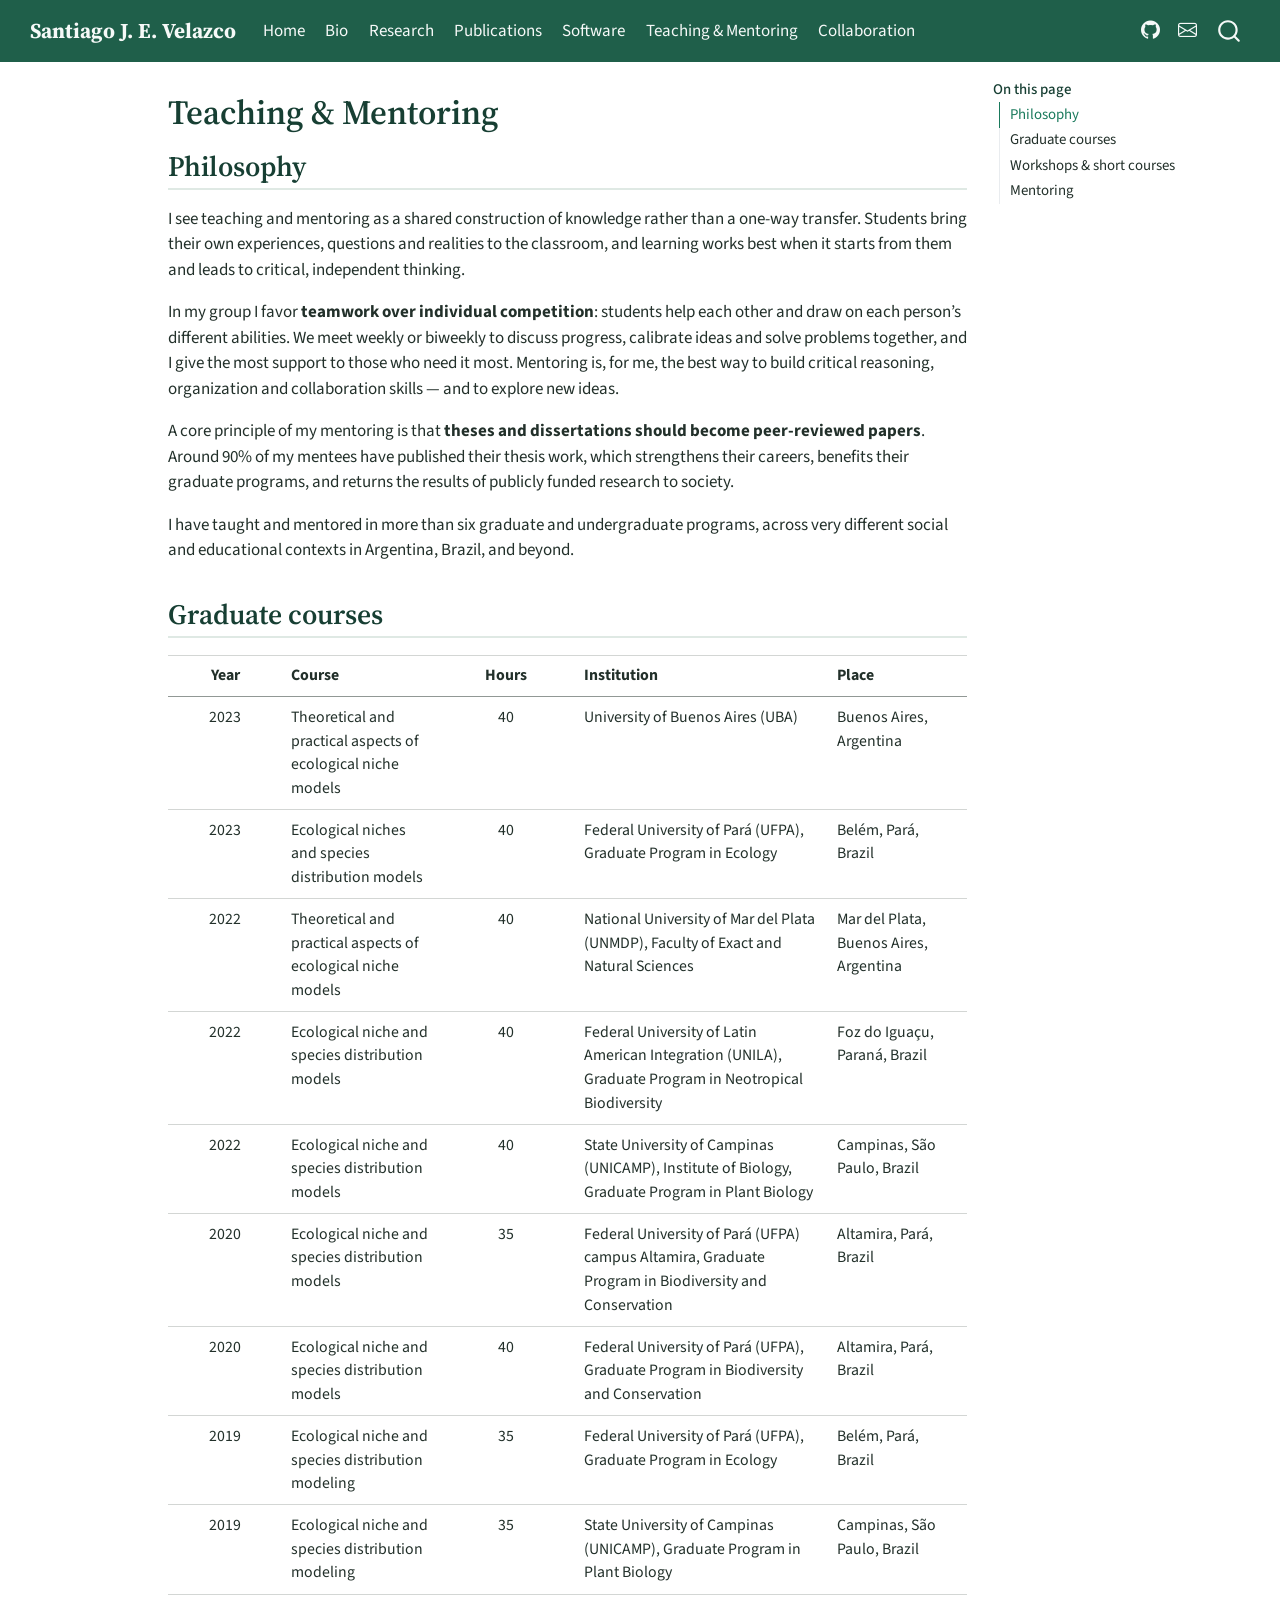
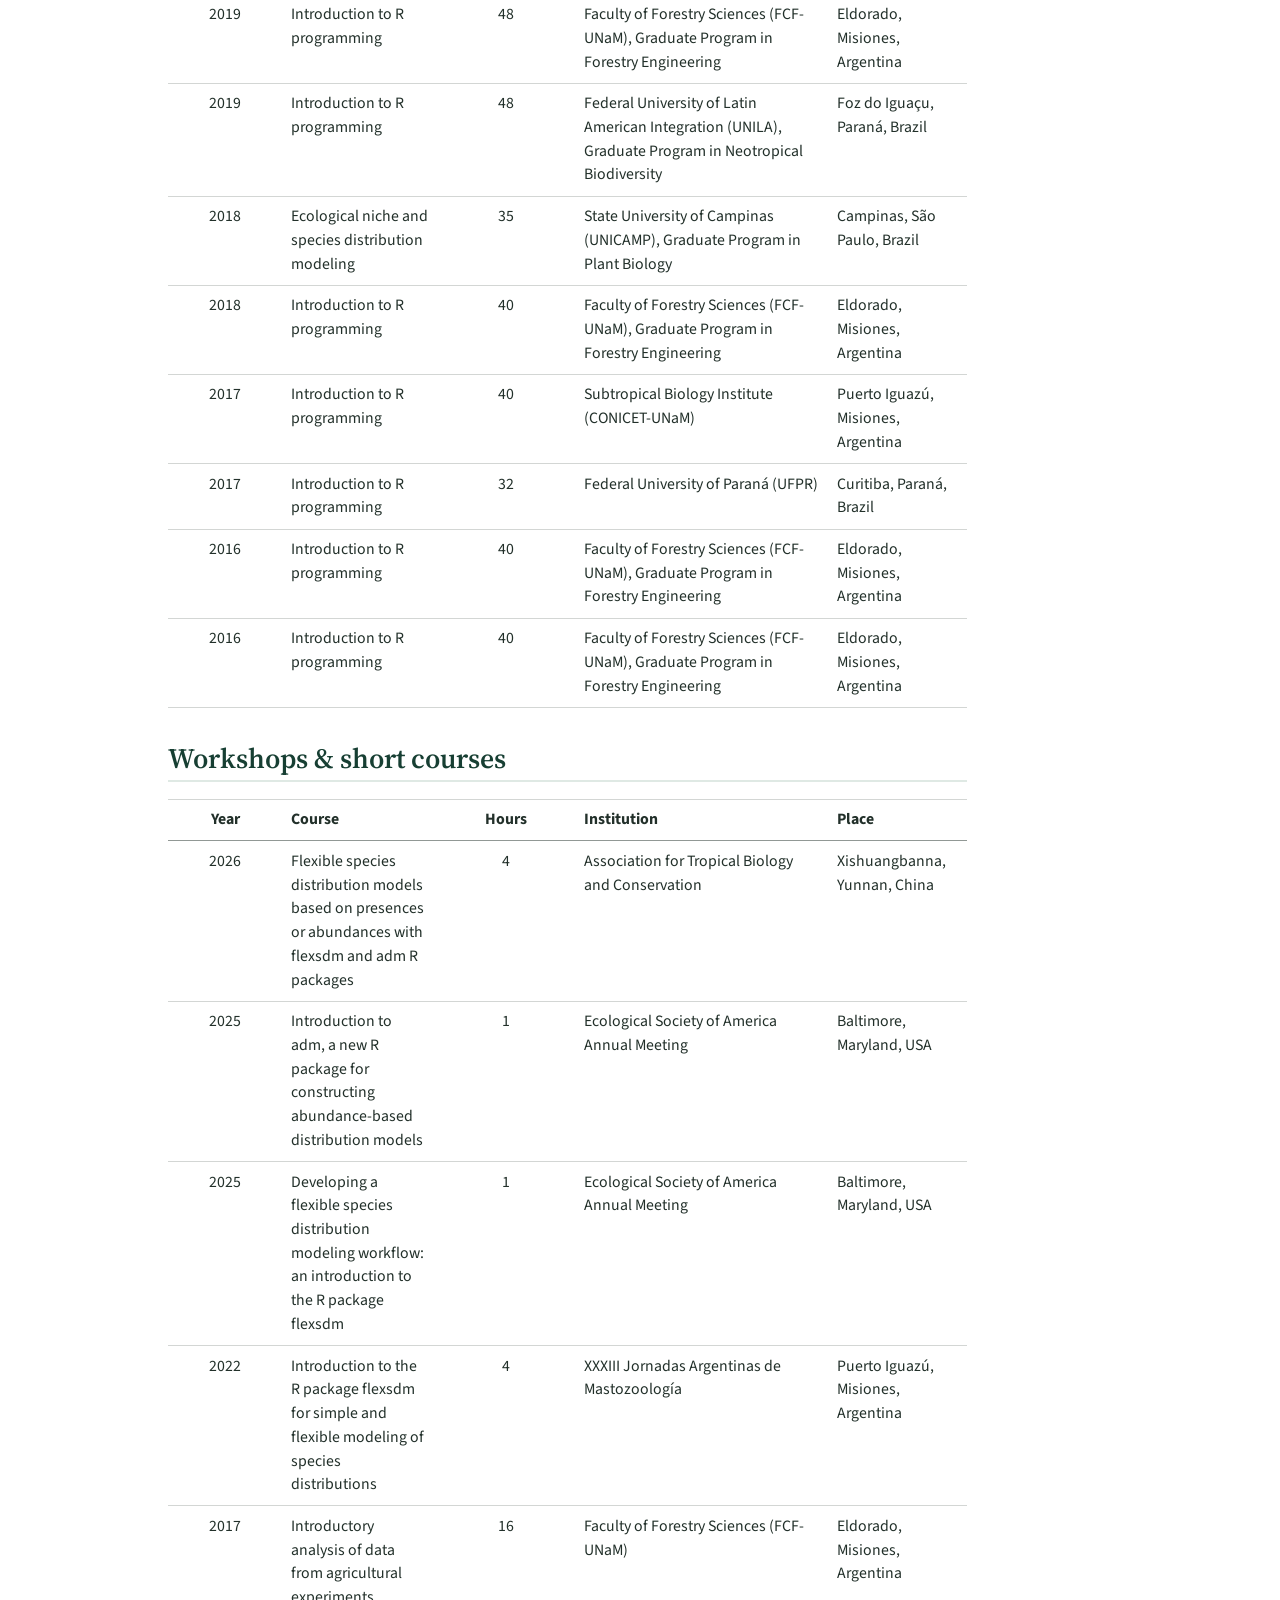
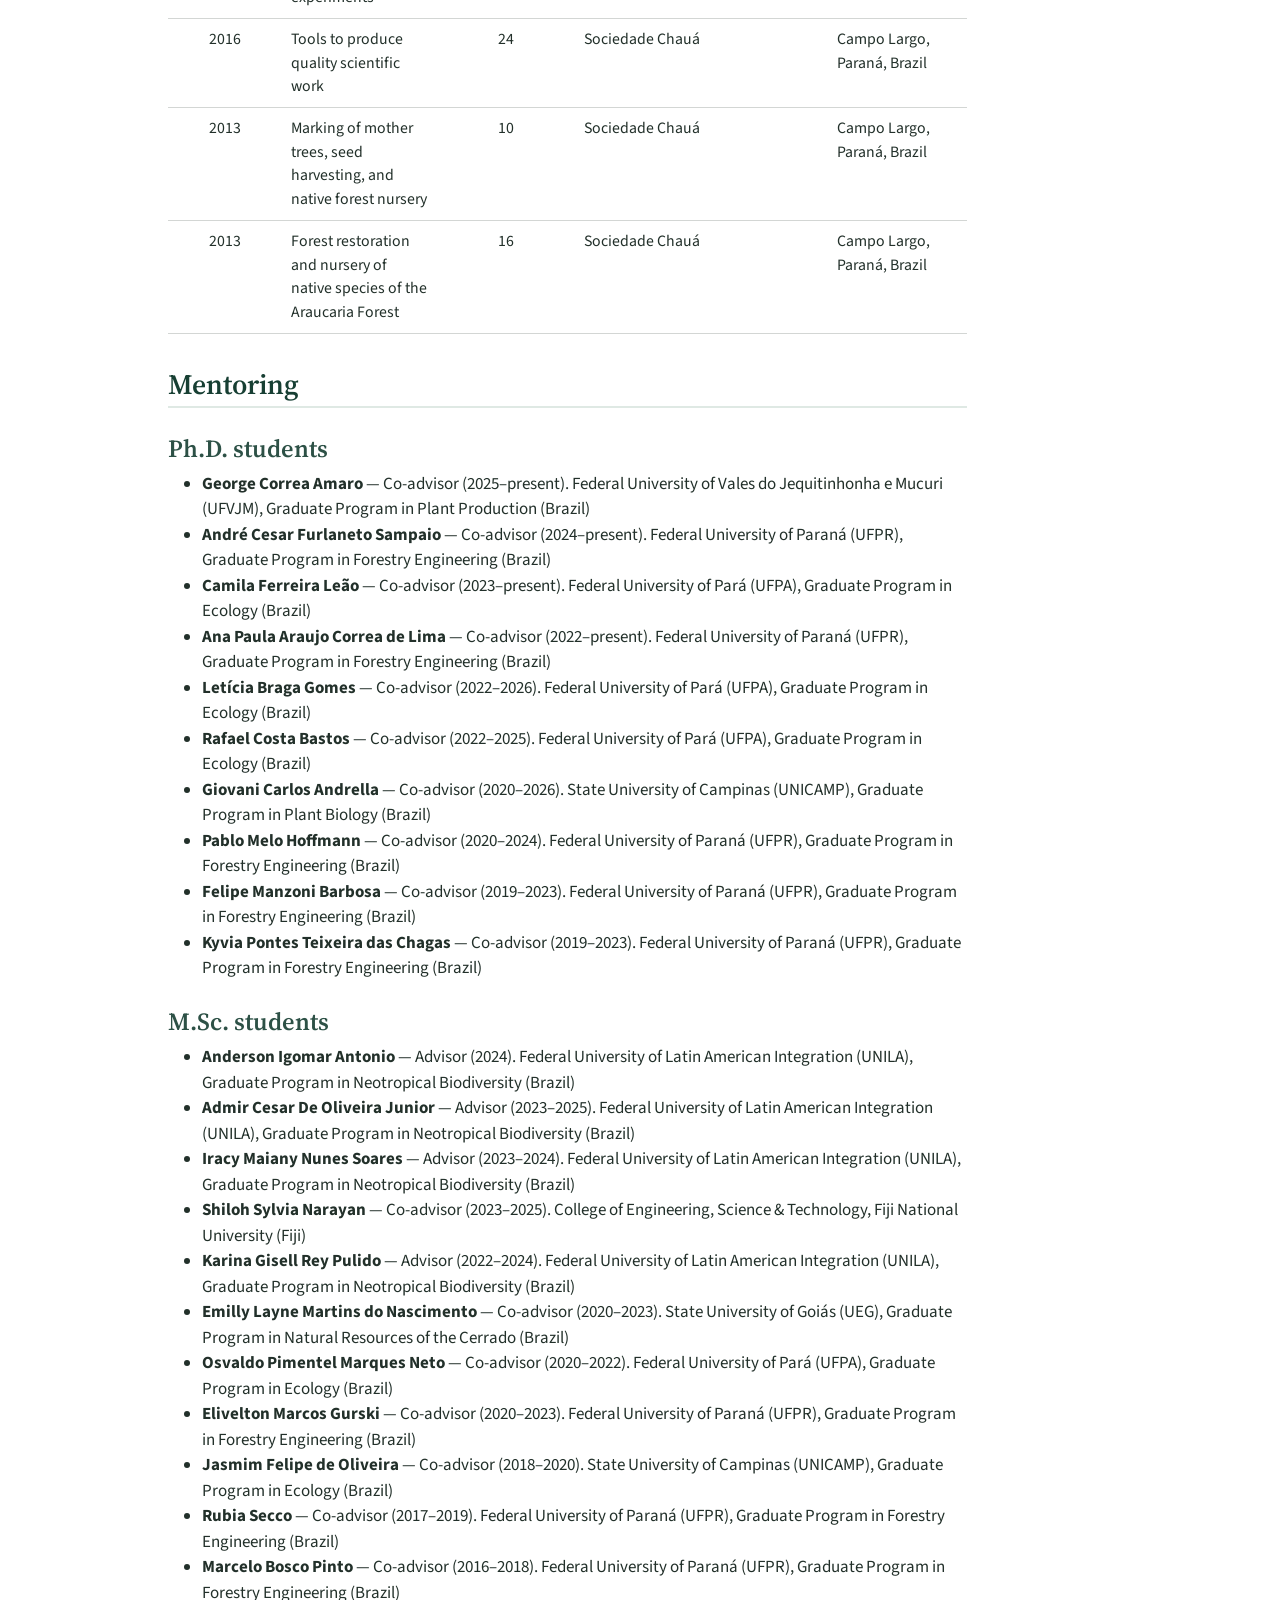
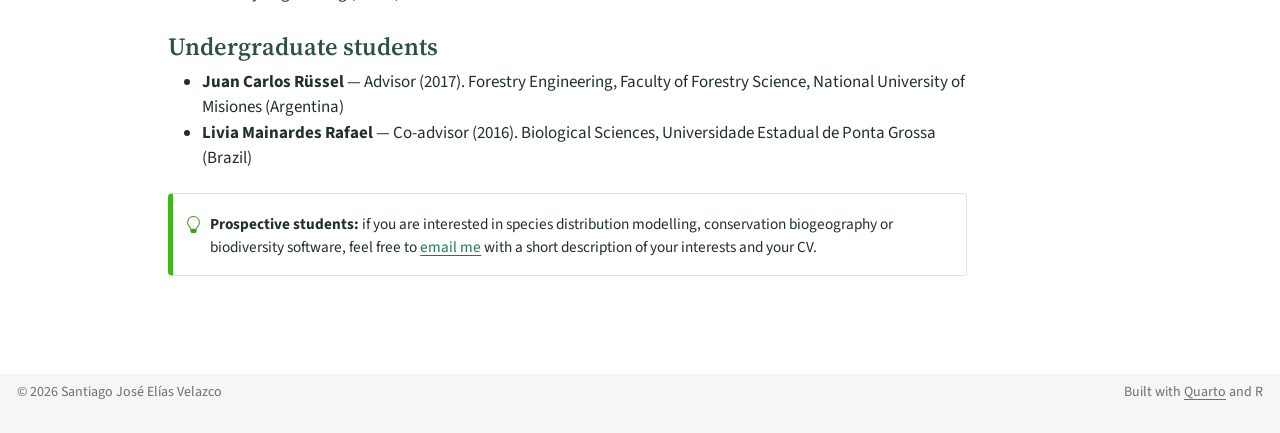
<file: docs/teaching.html>
<!DOCTYPE html>
<html xmlns="http://www.w3.org/1999/xhtml" lang="en" xml:lang="en"><head>

<meta charset="utf-8">
<meta name="generator" content="quarto-1.11.9">

<meta name="viewport" content="width=device-width, initial-scale=1.0, user-scalable=yes">


<title>Teaching &amp; Mentoring – Santiago J. E. Velazco</title>
<style>
/* Default styles provided by pandoc.
** See https://pandoc.org/MANUAL.html#variables-for-html for config info.
*/
span.smallcaps{font-variant: small-caps;}
div.columns{display: flex; gap: 1.5em;}
div.column{flex: auto;}
@media screen {
div.columns{gap: min(4vw, 1.5em);}
div.column{overflow-x: auto;}
}
div.hanging-indent{margin-left: 1.5em; text-indent: -1.5em;}
ul.task-list{list-style: none;}
ul.task-list li input[type="checkbox"] {
  width: 0.8em;
  margin: 0 0.8em 0.2em -1em; /* quarto-specific, see https://github.com/quarto-dev/quarto-cli/issues/4556 */ 
  vertical-align: middle;
}
</style>


<script src="site_libs/quarto-nav/quarto-nav.js"></script>
<script src="site_libs/quarto-nav/headroom.min.js"></script>
<script src="site_libs/clipboard/clipboard.min.js"></script>
<script src="site_libs/quarto-search/autocomplete.umd.js"></script>
<script src="site_libs/quarto-search/fuse.min.js"></script>
<script src="site_libs/quarto-search/quarto-search.js"></script>
<meta name="quarto:offset" content="./">
<link href="./images/favicon.png" rel="icon" type="image/png">
<script src="site_libs/quarto-html/quarto.js" type="module"></script>
<script src="site_libs/quarto-html/tabsets/tabsets.js" type="module"></script>
<script src="site_libs/quarto-html/scrollable-regions/scrollable-regions.js" type="module"></script>
<script src="site_libs/quarto-html/popper.min.js"></script>
<script src="site_libs/quarto-html/tippy.umd.min.js"></script>
<script src="site_libs/quarto-html/anchor.min.js"></script>
<link href="site_libs/quarto-html/tippy.css" rel="stylesheet">
<link href="site_libs/quarto-html/quarto-syntax-highlighting-63b5708e65d6cd79cd7618c58d0c21e7.css" rel="stylesheet" id="quarto-text-highlighting-styles">
<script src="site_libs/bootstrap/bootstrap.min.js"></script>
<link href="site_libs/bootstrap/bootstrap-icons.css" rel="stylesheet">
<link href="site_libs/bootstrap/bootstrap-2684b23f09337ae67a759116505e3ada.min.css" rel="stylesheet" append-hash="true" id="quarto-bootstrap" data-mode="light">
<script id="quarto-search-options" type="application/json">{
  "location": "navbar",
  "copy-button": false,
  "collapse-after": 3,
  "panel-placement": "end",
  "type": "overlay",
  "limit": 50,
  "keyboard-shortcut": [
    "f",
    "/",
    "s"
  ],
  "show-item-context": false,
  "language": {
    "search-no-results-text": "No results",
    "search-matching-documents-text": "matching documents",
    "search-copy-link-title": "Copy link to search",
    "search-hide-matches-text": "Hide additional matches",
    "search-more-match-text": "more match in this document",
    "search-more-matches-text": "more matches in this document",
    "search-clear-button-title": "Clear",
    "search-text-placeholder": "",
    "search-detached-cancel-button-title": "Cancel",
    "search-submit-button-title": "Submit",
    "search-label": "Search"
  }
}</script>
<style>html{ scroll-behavior: smooth; }</style>


<meta property="og:title" content="Teaching &amp; Mentoring – Santiago J. E. Velazco">
<meta property="og:description" content="Conservation biogeography, species distribution modelling and open-source tools for biodiversity science.">
<meta property="og:site_name" content="Santiago J. E. Velazco">
</head>

<body class="nav-fixed quarto-light"><a id="quarto-skip-link" class="visually-hidden-focusable" href="#quarto-document-content">Skip to main content</a>

<div id="quarto-search-results"></div>
  <header id="quarto-header" class="headroom fixed-top">
    <nav class="navbar navbar-expand-lg " data-bs-theme="dark" aria-label="Site">
      <div class="navbar-container container-fluid">
      <div class="navbar-brand-container mx-auto">
    <a class="navbar-brand" href="./index.html">
    <span class="navbar-title">Santiago J. E. Velazco</span>
    </a>
  </div>
          <button class="navbar-toggler" type="button" data-bs-toggle="collapse" data-bs-target="#navbarCollapse" aria-controls="navbarCollapse" aria-expanded="false" aria-label="Toggle navigation" onclick="if (window.quartoToggleHeadroom) { window.quartoToggleHeadroom(); }">
  <span class="navbar-toggler-icon"></span>
</button>
          <div class="collapse navbar-collapse" id="navbarCollapse">
            <ul class="navbar-nav navbar-nav-scroll me-auto">
  <li class="nav-item">
    <a class="nav-link" href="./index.html"> 
<span class="menu-text">Home</span></a>
  </li>  
  <li class="nav-item">
    <a class="nav-link" href="./bio.html"> 
<span class="menu-text">Bio</span></a>
  </li>  
  <li class="nav-item">
    <a class="nav-link" href="./research.html"> 
<span class="menu-text">Research</span></a>
  </li>  
  <li class="nav-item">
    <a class="nav-link" href="./publications.html"> 
<span class="menu-text">Publications</span></a>
  </li>  
  <li class="nav-item">
    <a class="nav-link" href="./software.html"> 
<span class="menu-text">Software</span></a>
  </li>  
  <li class="nav-item">
    <a class="nav-link active" href="./teaching.html" aria-current="page"> 
<span class="menu-text">Teaching &amp; Mentoring</span></a>
  </li>  
  <li class="nav-item">
    <a class="nav-link" href="./collaboration.html"> 
<span class="menu-text">Collaboration</span></a>
  </li>  
</ul>
            <ul class="navbar-nav navbar-nav-scroll ms-auto">
  <li class="nav-item compact">
    <a class="nav-link" href="https://github.com/sjevelazco"> <i class="bi bi-github" role="img" aria-label="GitHub">
</i> 
<span class="menu-text"></span></a>
  </li>  
  <li class="nav-item compact">
    <a class="nav-link" href="mailto:sjevelazco@gmail.com"> <i class="bi bi-envelope" role="img" aria-label="Email">
</i> 
<span class="menu-text"></span></a>
  </li>  
</ul>
          </div> <!-- /navcollapse -->
            <div class="quarto-navbar-tools">
</div>
            <div id="quarto-search" class="" title="Search"></div>
      </div> <!-- /container-fluid -->
    </nav>
</header>
<!-- content -->
<div id="quarto-content" class="quarto-container page-columns page-rows-contents page-layout-article page-navbar">
<!-- sidebar -->
<!-- margin-sidebar -->
    <div id="quarto-margin-sidebar" class="sidebar margin-sidebar">
        <nav id="TOC" role="doc-toc" aria-labelledby="toc-title" class="toc-active">
    <h2 id="toc-title">On this page</h2>
   
  <ul>
  <li><a href="#philosophy" id="toc-philosophy" class="nav-link active" data-scroll-target="#philosophy">Philosophy</a></li>
  <li><a href="#graduate-courses" id="toc-graduate-courses" class="nav-link" data-scroll-target="#graduate-courses">Graduate courses</a></li>
  <li><a href="#workshops-short-courses" id="toc-workshops-short-courses" class="nav-link" data-scroll-target="#workshops-short-courses">Workshops &amp; short courses</a></li>
  <li><a href="#mentoring" id="toc-mentoring" class="nav-link" data-scroll-target="#mentoring">Mentoring</a>
  <ul class="collapse">
  <li><a href="#ph.d.-students" id="toc-ph.d.-students" class="nav-link" data-scroll-target="#ph.d.-students">Ph.D.&nbsp;students</a></li>
  <li><a href="#m.sc.-students" id="toc-m.sc.-students" class="nav-link" data-scroll-target="#m.sc.-students">M.Sc. students</a></li>
  <li><a href="#undergraduate-students" id="toc-undergraduate-students" class="nav-link" data-scroll-target="#undergraduate-students">Undergraduate students</a></li>
  </ul></li>
  </ul>
</nav>
    </div>
<!-- main -->
<main class="content" id="quarto-document-content" tabindex="-1">

<header id="title-block-header" class="quarto-title-block default">
<div class="quarto-title">
<h1 class="title">Teaching &amp; Mentoring</h1>
</div>



<div class="quarto-title-meta">

    
  
    
  </div>
  


</header>


<section id="philosophy" class="level2">
<h2 class="anchored" data-anchor-id="philosophy">Philosophy</h2>
<p>I see teaching and mentoring as a shared construction of knowledge rather than a one-way transfer. Students bring their own experiences, questions and realities to the classroom, and learning works best when it starts from them and leads to critical, independent thinking.</p>
<p>In my group I favor <strong>teamwork over individual competition</strong>: students help each other and draw on each person’s different abilities. We meet weekly or biweekly to discuss progress, calibrate ideas and solve problems together, and I give the most support to those who need it most. Mentoring is, for me, the best way to build critical reasoning, organization and collaboration skills — and to explore new ideas.</p>
<p>A core principle of my mentoring is that <strong>theses and dissertations should become peer-reviewed papers</strong>. Around 90% of my mentees have published their thesis work, which strengthens their careers, benefits their graduate programs, and returns the results of publicly funded research to society.</p>
<p>I have taught and mentored in more than six graduate and undergraduate programs, across very different social and educational contexts in Argentina, Brazil, and beyond.</p>
</section>
<section id="graduate-courses" class="level2">
<h2 class="anchored" data-anchor-id="graduate-courses">Graduate courses</h2>
<table class="caption-top table">
<colgroup>
<col style="width: 14%">
<col style="width: 19%">
<col style="width: 17%">
<col style="width: 31%">
<col style="width: 17%">
</colgroup>
<thead>
<tr class="header">
<th style="text-align: center;">Year</th>
<th style="text-align: left;">Course</th>
<th style="text-align: center;">Hours</th>
<th style="text-align: left;">Institution</th>
<th style="text-align: left;">Place</th>
</tr>
</thead>
<tbody>
<tr class="odd">
<td style="text-align: center;">2023</td>
<td style="text-align: left;">Theoretical and practical aspects of ecological niche models</td>
<td style="text-align: center;">40</td>
<td style="text-align: left;">University of Buenos Aires (UBA)</td>
<td style="text-align: left;">Buenos Aires, Argentina</td>
</tr>
<tr class="even">
<td style="text-align: center;">2023</td>
<td style="text-align: left;">Ecological niches and species distribution models</td>
<td style="text-align: center;">40</td>
<td style="text-align: left;">Federal University of Pará (UFPA), Graduate Program in Ecology</td>
<td style="text-align: left;">Belém, Pará, Brazil</td>
</tr>
<tr class="odd">
<td style="text-align: center;">2022</td>
<td style="text-align: left;">Theoretical and practical aspects of ecological niche models</td>
<td style="text-align: center;">40</td>
<td style="text-align: left;">National University of Mar del Plata (UNMDP), Faculty of Exact and Natural Sciences</td>
<td style="text-align: left;">Mar del Plata, Buenos Aires, Argentina</td>
</tr>
<tr class="even">
<td style="text-align: center;">2022</td>
<td style="text-align: left;">Ecological niche and species distribution models</td>
<td style="text-align: center;">40</td>
<td style="text-align: left;">Federal University of Latin American Integration (UNILA), Graduate Program in Neotropical Biodiversity</td>
<td style="text-align: left;">Foz do Iguaçu, Paraná, Brazil</td>
</tr>
<tr class="odd">
<td style="text-align: center;">2022</td>
<td style="text-align: left;">Ecological niche and species distribution models</td>
<td style="text-align: center;">40</td>
<td style="text-align: left;">State University of Campinas (UNICAMP), Institute of Biology, Graduate Program in Plant Biology</td>
<td style="text-align: left;">Campinas, São Paulo, Brazil</td>
</tr>
<tr class="even">
<td style="text-align: center;">2020</td>
<td style="text-align: left;">Ecological niche and species distribution models</td>
<td style="text-align: center;">35</td>
<td style="text-align: left;">Federal University of Pará (UFPA) campus Altamira, Graduate Program in Biodiversity and Conservation</td>
<td style="text-align: left;">Altamira, Pará, Brazil</td>
</tr>
<tr class="odd">
<td style="text-align: center;">2020</td>
<td style="text-align: left;">Ecological niche and species distribution models</td>
<td style="text-align: center;">40</td>
<td style="text-align: left;">Federal University of Pará (UFPA), Graduate Program in Biodiversity and Conservation</td>
<td style="text-align: left;">Altamira, Pará, Brazil</td>
</tr>
<tr class="even">
<td style="text-align: center;">2019</td>
<td style="text-align: left;">Ecological niche and species distribution modeling</td>
<td style="text-align: center;">35</td>
<td style="text-align: left;">Federal University of Pará (UFPA), Graduate Program in Ecology</td>
<td style="text-align: left;">Belém, Pará, Brazil</td>
</tr>
<tr class="odd">
<td style="text-align: center;">2019</td>
<td style="text-align: left;">Ecological niche and species distribution modeling</td>
<td style="text-align: center;">35</td>
<td style="text-align: left;">State University of Campinas (UNICAMP), Graduate Program in Plant Biology</td>
<td style="text-align: left;">Campinas, São Paulo, Brazil</td>
</tr>
<tr class="even">
<td style="text-align: center;">2019</td>
<td style="text-align: left;">Introduction to R programming</td>
<td style="text-align: center;">48</td>
<td style="text-align: left;">Faculty of Forestry Sciences (FCF-UNaM), Graduate Program in Forestry Engineering</td>
<td style="text-align: left;">Eldorado, Misiones, Argentina</td>
</tr>
<tr class="odd">
<td style="text-align: center;">2019</td>
<td style="text-align: left;">Introduction to R programming</td>
<td style="text-align: center;">48</td>
<td style="text-align: left;">Federal University of Latin American Integration (UNILA), Graduate Program in Neotropical Biodiversity</td>
<td style="text-align: left;">Foz do Iguaçu, Paraná, Brazil</td>
</tr>
<tr class="even">
<td style="text-align: center;">2018</td>
<td style="text-align: left;">Ecological niche and species distribution modeling</td>
<td style="text-align: center;">35</td>
<td style="text-align: left;">State University of Campinas (UNICAMP), Graduate Program in Plant Biology</td>
<td style="text-align: left;">Campinas, São Paulo, Brazil</td>
</tr>
<tr class="odd">
<td style="text-align: center;">2018</td>
<td style="text-align: left;">Introduction to R programming</td>
<td style="text-align: center;">40</td>
<td style="text-align: left;">Faculty of Forestry Sciences (FCF-UNaM), Graduate Program in Forestry Engineering</td>
<td style="text-align: left;">Eldorado, Misiones, Argentina</td>
</tr>
<tr class="even">
<td style="text-align: center;">2017</td>
<td style="text-align: left;">Introduction to R programming</td>
<td style="text-align: center;">40</td>
<td style="text-align: left;">Subtropical Biology Institute (CONICET-UNaM)</td>
<td style="text-align: left;">Puerto Iguazú, Misiones, Argentina</td>
</tr>
<tr class="odd">
<td style="text-align: center;">2017</td>
<td style="text-align: left;">Introduction to R programming</td>
<td style="text-align: center;">32</td>
<td style="text-align: left;">Federal University of Paraná (UFPR)</td>
<td style="text-align: left;">Curitiba, Paraná, Brazil</td>
</tr>
<tr class="even">
<td style="text-align: center;">2016</td>
<td style="text-align: left;">Introduction to R programming</td>
<td style="text-align: center;">40</td>
<td style="text-align: left;">Faculty of Forestry Sciences (FCF-UNaM), Graduate Program in Forestry Engineering</td>
<td style="text-align: left;">Eldorado, Misiones, Argentina</td>
</tr>
<tr class="odd">
<td style="text-align: center;">2016</td>
<td style="text-align: left;">Introduction to R programming</td>
<td style="text-align: center;">40</td>
<td style="text-align: left;">Faculty of Forestry Sciences (FCF-UNaM), Graduate Program in Forestry Engineering</td>
<td style="text-align: left;">Eldorado, Misiones, Argentina</td>
</tr>
</tbody>
</table>
</section>
<section id="workshops-short-courses" class="level2">
<h2 class="anchored" data-anchor-id="workshops-short-courses">Workshops &amp; short courses</h2>
<table class="caption-top table">
<colgroup>
<col style="width: 14%">
<col style="width: 19%">
<col style="width: 17%">
<col style="width: 31%">
<col style="width: 17%">
</colgroup>
<thead>
<tr class="header">
<th style="text-align: center;">Year</th>
<th style="text-align: left;">Course</th>
<th style="text-align: center;">Hours</th>
<th style="text-align: left;">Institution</th>
<th style="text-align: left;">Place</th>
</tr>
</thead>
<tbody>
<tr class="odd">
<td style="text-align: center;">2026</td>
<td style="text-align: left;">Flexible species distribution models based on presences or abundances with flexsdm and adm R packages</td>
<td style="text-align: center;">4</td>
<td style="text-align: left;">Association for Tropical Biology and Conservation</td>
<td style="text-align: left;">Xishuangbanna, Yunnan, China</td>
</tr>
<tr class="even">
<td style="text-align: center;">2025</td>
<td style="text-align: left;">Introduction to adm, a new R package for constructing abundance-based distribution models</td>
<td style="text-align: center;">1</td>
<td style="text-align: left;">Ecological Society of America Annual Meeting</td>
<td style="text-align: left;">Baltimore, Maryland, USA</td>
</tr>
<tr class="odd">
<td style="text-align: center;">2025</td>
<td style="text-align: left;">Developing a flexible species distribution modeling workflow: an introduction to the R package flexsdm</td>
<td style="text-align: center;">1</td>
<td style="text-align: left;">Ecological Society of America Annual Meeting</td>
<td style="text-align: left;">Baltimore, Maryland, USA</td>
</tr>
<tr class="even">
<td style="text-align: center;">2022</td>
<td style="text-align: left;">Introduction to the R package flexsdm for simple and flexible modeling of species distributions</td>
<td style="text-align: center;">4</td>
<td style="text-align: left;">XXXIII Jornadas Argentinas de Mastozoología</td>
<td style="text-align: left;">Puerto Iguazú, Misiones, Argentina</td>
</tr>
<tr class="odd">
<td style="text-align: center;">2017</td>
<td style="text-align: left;">Introductory analysis of data from agricultural experiments</td>
<td style="text-align: center;">16</td>
<td style="text-align: left;">Faculty of Forestry Sciences (FCF-UNaM)</td>
<td style="text-align: left;">Eldorado, Misiones, Argentina</td>
</tr>
<tr class="even">
<td style="text-align: center;">2016</td>
<td style="text-align: left;">Tools to produce quality scientific work</td>
<td style="text-align: center;">24</td>
<td style="text-align: left;">Sociedade Chauá</td>
<td style="text-align: left;">Campo Largo, Paraná, Brazil</td>
</tr>
<tr class="odd">
<td style="text-align: center;">2013</td>
<td style="text-align: left;">Marking of mother trees, seed harvesting, and native forest nursery</td>
<td style="text-align: center;">10</td>
<td style="text-align: left;">Sociedade Chauá</td>
<td style="text-align: left;">Campo Largo, Paraná, Brazil</td>
</tr>
<tr class="even">
<td style="text-align: center;">2013</td>
<td style="text-align: left;">Forest restoration and nursery of native species of the Araucaria Forest</td>
<td style="text-align: center;">16</td>
<td style="text-align: left;">Sociedade Chauá</td>
<td style="text-align: left;">Campo Largo, Paraná, Brazil</td>
</tr>
</tbody>
</table>
</section>
<section id="mentoring" class="level2">
<h2 class="anchored" data-anchor-id="mentoring">Mentoring</h2>
<section id="ph.d.-students" class="level3">
<h3 class="anchored" data-anchor-id="ph.d.-students">Ph.D.&nbsp;students</h3>
<ul>
<li><strong>George Correa Amaro</strong> — Co-advisor (2025–present). Federal University of Vales do Jequitinhonha e Mucuri (UFVJM), Graduate Program in Plant Production (Brazil)</li>
<li><strong>André Cesar Furlaneto Sampaio</strong> — Co-advisor (2024–present). Federal University of Paraná (UFPR), Graduate Program in Forestry Engineering (Brazil)</li>
<li><strong>Camila Ferreira Leão</strong> — Co-advisor (2023–present). Federal University of Pará (UFPA), Graduate Program in Ecology (Brazil)</li>
<li><strong>Ana Paula Araujo Correa de Lima</strong> — Co-advisor (2022–present). Federal University of Paraná (UFPR), Graduate Program in Forestry Engineering (Brazil)</li>
<li><strong>Letícia Braga Gomes</strong> — Co-advisor (2022–2026). Federal University of Pará (UFPA), Graduate Program in Ecology (Brazil)</li>
<li><strong>Rafael Costa Bastos</strong> — Co-advisor (2022–2025). Federal University of Pará (UFPA), Graduate Program in Ecology (Brazil)</li>
<li><strong>Giovani Carlos Andrella</strong> — Co-advisor (2020–2026). State University of Campinas (UNICAMP), Graduate Program in Plant Biology (Brazil)</li>
<li><strong>Pablo Melo Hoffmann</strong> — Co-advisor (2020–2024). Federal University of Paraná (UFPR), Graduate Program in Forestry Engineering (Brazil)</li>
<li><strong>Felipe Manzoni Barbosa</strong> — Co-advisor (2019–2023). Federal University of Paraná (UFPR), Graduate Program in Forestry Engineering (Brazil)</li>
<li><strong>Kyvia Pontes Teixeira das Chagas</strong> — Co-advisor (2019–2023). Federal University of Paraná (UFPR), Graduate Program in Forestry Engineering (Brazil)</li>
</ul>
</section>
<section id="m.sc.-students" class="level3">
<h3 class="anchored" data-anchor-id="m.sc.-students">M.Sc. students</h3>
<ul>
<li><strong>Anderson Igomar Antonio</strong> — Advisor (2024). Federal University of Latin American Integration (UNILA), Graduate Program in Neotropical Biodiversity (Brazil)</li>
<li><strong>Admir Cesar De Oliveira Junior</strong> — Advisor (2023–2025). Federal University of Latin American Integration (UNILA), Graduate Program in Neotropical Biodiversity (Brazil)</li>
<li><strong>Iracy Maiany Nunes Soares</strong> — Advisor (2023–2024). Federal University of Latin American Integration (UNILA), Graduate Program in Neotropical Biodiversity (Brazil)</li>
<li><strong>Shiloh Sylvia Narayan</strong> — Co-advisor (2023–2025). College of Engineering, Science &amp; Technology, Fiji National University (Fiji)</li>
<li><strong>Karina Gisell Rey Pulido</strong> — Advisor (2022–2024). Federal University of Latin American Integration (UNILA), Graduate Program in Neotropical Biodiversity (Brazil)</li>
<li><strong>Emilly Layne Martins do Nascimento</strong> — Co-advisor (2020–2023). State University of Goiás (UEG), Graduate Program in Natural Resources of the Cerrado (Brazil)</li>
<li><strong>Osvaldo Pimentel Marques Neto</strong> — Co-advisor (2020–2022). Federal University of Pará (UFPA), Graduate Program in Ecology (Brazil)</li>
<li><strong>Elivelton Marcos Gurski</strong> — Co-advisor (2020–2023). Federal University of Paraná (UFPR), Graduate Program in Forestry Engineering (Brazil)</li>
<li><strong>Jasmim Felipe de Oliveira</strong> — Co-advisor (2018–2020). State University of Campinas (UNICAMP), Graduate Program in Ecology (Brazil)</li>
<li><strong>Rubia Secco</strong> — Co-advisor (2017–2019). Federal University of Paraná (UFPR), Graduate Program in Forestry Engineering (Brazil)</li>
<li><strong>Marcelo Bosco Pinto</strong> — Co-advisor (2016–2018). Federal University of Paraná (UFPR), Graduate Program in Forestry Engineering (Brazil)</li>
</ul>
</section>
<section id="undergraduate-students" class="level3">
<h3 class="anchored" data-anchor-id="undergraduate-students">Undergraduate students</h3>
<ul>
<li><strong>Juan Carlos Rüssel</strong> — Advisor (2017). Forestry Engineering, Faculty of Forestry Science, National University of Misiones (Argentina)</li>
<li><strong>Livia Mainardes Rafael</strong> — Co-advisor (2016). Biological Sciences, Universidade Estadual de Ponta Grossa (Brazil)</li>
</ul>
<div class="callout callout-style-simple callout-tip">
<div class="callout-body d-flex">
<div class="callout-icon-container">
<i class="callout-icon"></i>
</div>
<div class="callout-body-container">
<p><strong>Prospective students:</strong> if you are interested in species distribution modelling, conservation biogeography or biodiversity software, feel free to <a href="mailto:sjevelazco@gmail.com">email me</a> with a short description of your interests and your CV.</p>
</div>
</div>
</div>


</section>
</section>

</main> <!-- /main -->
<script id="quarto-html-after-body" type="application/javascript">
  window.document.addEventListener("DOMContentLoaded", function (event) {
    const icon = "";
    const anchorJS = new window.AnchorJS();
    anchorJS.options = {
      placement: 'right',
      icon: icon
    };
    anchorJS.add('.anchored');
    const isCodeAnnotation = (el) => {
      for (const clz of el.classList) {
        if (clz.startsWith('code-annotation-')) {                     
          return true;
        }
      }
      return false;
    }
    const onCopySuccess = function(e) {
      // button target
      const button = e.trigger;
      // don't keep focus
      button.blur();
      // flash "checked"
      button.classList.add('code-copy-button-checked');
      var currentTitle = button.getAttribute("title");
      button.setAttribute("title", "Copied!");
      let tooltip;
      if (window.bootstrap) {
        button.setAttribute("data-bs-toggle", "tooltip");
        button.setAttribute("data-bs-placement", "left");
        button.setAttribute("data-bs-title", "Copied!");
        tooltip = new bootstrap.Tooltip(button, 
          { trigger: "manual", 
            customClass: "code-copy-button-tooltip",
            offset: [0, -8]});
        tooltip.show();    
      }
      setTimeout(function() {
        if (tooltip) {
          tooltip.hide();
          button.removeAttribute("data-bs-title");
          button.removeAttribute("data-bs-toggle");
          button.removeAttribute("data-bs-placement");
        }
        button.setAttribute("title", currentTitle);
        button.classList.remove('code-copy-button-checked');
      }, 1000);
      // clear code selection
      e.clearSelection();
    }
    const getTextToCopy = function(trigger) {
      const outerScaffold = trigger.parentElement.cloneNode(true);
      const codeEl = outerScaffold.querySelector('code');
      for (const childEl of codeEl.children) {
        if (isCodeAnnotation(childEl)) {
          childEl.remove();
        }
      }
      return codeEl.innerText;
    }
    const clipboard = new window.ClipboardJS('.code-copy-button:not([data-in-quarto-modal])', {
      text: getTextToCopy
    });
    clipboard.on('success', onCopySuccess);
    if (window.document.getElementById('quarto-embedded-source-code-modal')) {
      const clipboardModal = new window.ClipboardJS('.code-copy-button[data-in-quarto-modal]', {
        text: getTextToCopy,
        container: window.document.getElementById('quarto-embedded-source-code-modal')
      });
      clipboardModal.on('success', onCopySuccess);
    }
      var localhostRegex = new RegExp(/^(?:http|https):\/\/localhost\:?[0-9]*\//);
      var mailtoRegex = new RegExp(/^mailto:/);
        var filterRegex = new RegExp("https:\/\/sjevelazco\.github\.io");
      const newWindowLabel = "(opens in a new tab)";
      const newWindowNoteId = "quarto-ext-newwindow-label";
      // Links reference one hidden label through aria-describedby, so the
      // announcement never changes their accessible name.
      var describeNewWindow = (link) => {
        if (!window.document.getElementById(newWindowNoteId)) {
          var newWindowNote = window.document.createElement("span");
          newWindowNote.id = newWindowNoteId;
          newWindowNote.hidden = true;
          newWindowNote.textContent = newWindowLabel;
          window.document.body.appendChild(newWindowNote);
        }
        var describedBy = (link.getAttribute("aria-describedby") || "").split(/\s+/).filter(Boolean);
        if (!describedBy.includes(newWindowNoteId)) {
          describedBy.push(newWindowNoteId);
          link.setAttribute("aria-describedby", describedBy.join(" "));
        }
      }
      var isInternal = (href) => {
          return filterRegex.test(href) || localhostRegex.test(href) || mailtoRegex.test(href);
      }
      // Inspect non-navigation links and adorn them if external
      window.quartoDecorateExternalLinks = function (root) {
     var links = (root || window.document).querySelectorAll('a[href]:not(.nav-link):not(.navbar-brand):not(.toc-action):not(.sidebar-link):not(.sidebar-item-toggle):not(.pagination-link):not(.no-external):not([aria-hidden]):not(.dropdown-item):not(.quarto-navigation-tool):not(.about-link)');
      for (var i=0; i<links.length; i++) {
        const link = links[i];
        if (!isInternal(link.href)) {
          // undo the damage that might have been done by quarto-nav.js in the case of
          // links that we want to consider external
          if (link.dataset.originalHref !== undefined) {
            link.href = link.dataset.originalHref;
          }
            // target, if specified
            link.setAttribute("target", "_blank");
            if (link.getAttribute("rel") === null) {
              link.setAttribute("rel", "noopener");
            }
            describeNewWindow(link);
          if (!link.classList.contains('no-external-icon')) {
          }
        }
      }
      };
      window.quartoDecorateExternalLinks(window.document);
    // Esc closes the popup (WCAG 1.4.13) and focus leaving both trigger and
    // popup closes it (WCAG 2.4.11); tippy handles neither for interactive popups.
    const hideOnEscAndFocusOut = {
      name: 'hideOnEscAndFocusOut',
      defaultValue: true,
      fn(instance) {
        const dismiss = () => {
          // A show scheduled by the trigger delay would otherwise reopen it
          instance.clearDelayTimeouts();
          instance.hide();
        };
        const onKeyDown = (event) => {
          if (event.key !== 'Escape') {
            return;
          }
          // Keep Esc from also reaching page handlers (e.g. reveal.js overview),
          // except an open reveal.js slide menu, which Esc should close too.
          // The menu handles keys only when its keyboard option is on.
          const menuHandlesEsc = window.Reveal?.getPlugin?.('menu')?.isOpen() &&
            window.Reveal.getConfig().menu?.keyboard !== false;
          if (!menuHandlesEsc) {
            event.stopPropagation();
          }
          if (instance.popper.contains(window.document.activeElement)) {
            // Disabled while refocusing so the focus trigger does not reopen it
            instance.disable();
            instance.reference.focus();
            instance.enable();
          }
          dismiss();
        };
        const onFocusOut = (event) => {
          const target = event.relatedTarget;
          if (target && !instance.reference.contains(target) &&
              !instance.popper.contains(target)) {
            dismiss();
          }
        };
        // On the trigger too: a click trigger (code-annotations: select) has no
        // blur handling. Attached for the instance's lifetime so leaving the
        // trigger also cancels a show still pending on the trigger delay.
        instance.reference.addEventListener('focusout', onFocusOut);
        return {
          onShow() {
            window.document.addEventListener('keydown', onKeyDown, true);
            instance.popper.addEventListener('focusout', onFocusOut);
          },
          onHide() {
            window.document.removeEventListener('keydown', onKeyDown, true);
            instance.popper.removeEventListener('focusout', onFocusOut);
          },
          onDestroy() {
            instance.reference.removeEventListener('focusout', onFocusOut);
          },
        };
      },
    };
    function tippyHover(el, contentFn, onTriggerFn, onUntriggerFn) {
      const config = {
        allowHTML: true,
        maxWidth: 500,
        delay: 100,
        arrow: false,
        appendTo: function(el) {
            return el.parentElement;
        },
        interactive: true,
        interactiveBorder: 10,
        theme: 'quarto',
        placement: 'bottom-start',
        plugins: [hideOnEscAndFocusOut],
      };
      if (contentFn) {
        config.content = contentFn;
      }
      if (onTriggerFn) {
        config.onTrigger = onTriggerFn;
      }
      if (onUntriggerFn) {
        config.onUntrigger = onUntriggerFn;
      }
      window.tippy(el, config); 
    }
    const noterefs = window.document.querySelectorAll('a[role="doc-noteref"]');
    for (var i=0; i<noterefs.length; i++) {
      const ref = noterefs[i];
      tippyHover(ref, function() {
        // use id or data attribute instead here
        let href = ref.getAttribute('data-footnote-href') || ref.getAttribute('href');
        try { href = new URL(href).hash; } catch {}
        const id = href.replace(/^#\/?/, "");
        const note = window.document.getElementById(id);
        if (note) {
          return note.innerHTML;
        } else {
          return "";
        }
      });
    }
    const xrefs = window.document.querySelectorAll('a.quarto-xref');
    const processXRef = (id, note) => {
      // Strip column container classes
      const stripColumnClz = (el) => {
        el.classList.remove("page-full", "page-columns");
        if (el.children) {
          for (const child of el.children) {
            stripColumnClz(child);
          }
        }
      }
      stripColumnClz(note)
      if (id === null || id.startsWith('sec-')) {
        // Special case sections, only their first couple elements
        const container = document.createElement("div");
        if (note.children && note.children.length > 2) {
          container.appendChild(note.children[0].cloneNode(true));
          for (let i = 1; i < note.children.length; i++) {
            const child = note.children[i];
            if (child.tagName === "P" && child.innerText === "") {
              continue;
            } else {
              container.appendChild(child.cloneNode(true));
              break;
            }
          }
          if (window.Quarto?.typesetMath) {
            window.Quarto.typesetMath(container);
          }
          return container.innerHTML
        } else {
          if (window.Quarto?.typesetMath) {
            window.Quarto.typesetMath(note);
          }
          return note.innerHTML;
        }
      } else {
        // Remove any anchor links if they are present
        const anchorLink = note.querySelector('a.anchorjs-link');
        if (anchorLink) {
          anchorLink.remove();
        }
        if (window.Quarto?.typesetMath) {
          window.Quarto.typesetMath(note);
        }
        if (note.classList.contains("callout")) {
          return note.outerHTML;
        } else {
          return note.innerHTML;
        }
      }
    }
    for (var i=0; i<xrefs.length; i++) {
      const xref = xrefs[i];
      tippyHover(xref, undefined, function(instance) {
        instance.disable();
        let url = xref.getAttribute('href');
        let hash = undefined; 
        if (url.startsWith('#')) {
          hash = url;
        } else {
          try { hash = new URL(url).hash; } catch {}
        }
        if (hash) {
          const id = hash.replace(/^#\/?/, "");
          const note = window.document.getElementById(id);
          if (note !== null) {
            try {
              const html = processXRef(id, note.cloneNode(true));
              instance.setContent(html);
            } finally {
              instance.enable();
              instance.show();
            }
          } else {
            // See if we can fetch this
            fetch(url.split('#')[0])
            .then(res => res.text())
            .then(html => {
              const parser = new DOMParser();
              const htmlDoc = parser.parseFromString(html, "text/html");
              const note = htmlDoc.getElementById(id);
              if (note !== null) {
                const html = processXRef(id, note);
                instance.setContent(html);
              } 
            }).finally(() => {
              instance.enable();
              instance.show();
            });
          }
        } else {
          // See if we can fetch a full url (with no hash to target)
          // This is a special case and we should probably do some content thinning / targeting
          fetch(url)
          .then(res => res.text())
          .then(html => {
            const parser = new DOMParser();
            const htmlDoc = parser.parseFromString(html, "text/html");
            const note = htmlDoc.querySelector('main.content');
            if (note !== null) {
              // This should only happen for chapter cross references
              // (since there is no id in the URL)
              // remove the first header
              if (note.children.length > 0 && note.children[0].tagName === "HEADER") {
                note.children[0].remove();
              }
              const html = processXRef(null, note);
              instance.setContent(html);
            } 
          }).finally(() => {
            instance.enable();
            instance.show();
          });
        }
      }, function(instance) {
      });
    }
        let selectedAnnoteEl;
        const selectorForAnnotation = ( cell, annotation) => {
          let cellAttr = 'data-code-cell="' + cell + '"';
          let lineAttr = 'data-code-annotation="' +  annotation + '"';
          const selector = 'span[' + cellAttr + '][' + lineAttr + ']';
          return selector;
        }
        const selectCodeLines = (annoteEl) => {
          const doc = window.document;
          const targetCell = annoteEl.getAttribute("data-target-cell");
          const targetAnnotation = annoteEl.getAttribute("data-target-annotation");
          const annoteSpan = window.document.querySelector(selectorForAnnotation(targetCell, targetAnnotation));
          const lines = annoteSpan.getAttribute("data-code-lines").split(",");
          const lineIds = lines.map((line) => {
            return targetCell + "-" + line;
          })
          // Each band is positioned against its own containing block, which is
          // not the offsetParent of the lines, so place it from client rects.
          const placeBand = (band, firstEl, lastEl, codeBlock) => {
            const container = band.offsetParent;
            if (container === null) {
              return;
            }
            const containerRect = container.getBoundingClientRect();
            // Reveal.js scales slides with a transform, so convert client
            // pixels back to the CSS pixels of the container.
            const scale = containerRect.height / container.offsetHeight || 1;
            const firstRect = firstEl.getBoundingClientRect();
            const lastRect = lastEl.getBoundingClientRect();
            const top = (firstRect.top - containerRect.top) / scale - container.clientTop + container.scrollTop;
            const height = (lastRect.bottom - firstRect.top) / scale;
            band.style.top = top - 2 + "px";
            band.style.height = height + 4 + "px";
            if (codeBlock) {
              // Without the copy button wrapper, the containing block is wider
              // than the code block, so span the code block explicitly.
              const blockRect = codeBlock.getBoundingClientRect();
              band.style.left = (blockRect.left - containerRect.left) / scale - container.clientLeft + container.scrollLeft + "px";
              band.style.width = blockRect.width / scale + "px";
            }
          };
          if (lineIds.length > 0) {
            const el = window.document.getElementById(lineIds[0]);
            const lastEl = window.document.getElementById(lineIds[lineIds.length - 1]);
            const parent = el.parentElement.parentElement;
            // cook up a div (if necessary) and position it
            let div = window.document.getElementById("code-annotation-line-highlight");
            if (div === null) {
              div = window.document.createElement("div");
              div.setAttribute("id", "code-annotation-line-highlight");
              div.style.position = 'absolute';
              parent.appendChild(div);
            }
            placeBand(div, el, lastEl, parent.closest("div.sourceCode") || parent);
            let gutterDiv = window.document.getElementById("code-annotation-line-highlight-gutter");
            if (gutterDiv === null) {
              gutterDiv = window.document.createElement("div");
              gutterDiv.setAttribute("id", "code-annotation-line-highlight-gutter");
              gutterDiv.style.position = 'absolute';
              const codeCell = window.document.getElementById(targetCell);
              const gutter = codeCell.querySelector('.code-annotation-gutter');
              gutter.appendChild(gutterDiv);
            }
            placeBand(gutterDiv, el, lastEl);
            selectedAnnoteEl = annoteEl;
          }
        };
        const unselectCodeLines = () => {
          const elementsIds = ["code-annotation-line-highlight", "code-annotation-line-highlight-gutter"];
          elementsIds.forEach((elId) => {
            const div = window.document.getElementById(elId);
            if (div) {
              div.remove();
            }
          });
          selectedAnnoteEl = undefined;
        };
          // Handle positioning of the toggle
      window.addEventListener(
        "resize",
        throttle(() => {
          elRect = undefined;
          if (selectedAnnoteEl) {
            selectCodeLines(selectedAnnoteEl);
          }
        }, 10)
      );
      function throttle(fn, ms) {
      let throttle = false;
      let timer;
        return (...args) => {
          if(!throttle) { // first call gets through
              fn.apply(this, args);
              throttle = true;
          } else { // all the others get throttled
              if(timer) clearTimeout(timer); // cancel #2
              timer = setTimeout(() => {
                fn.apply(this, args);
                timer = throttle = false;
              }, ms);
          }
        };
      }
        // Attach click handler to the DT
        const annoteDls = window.document.querySelectorAll('dt[data-target-cell]');
        for (const annoteDlNode of annoteDls) {
          annoteDlNode.addEventListener('click', (event) => {
            const clickedEl = event.target;
            if (clickedEl !== selectedAnnoteEl) {
              unselectCodeLines();
              const activeEl = window.document.querySelector('dt[data-target-cell].code-annotation-active');
              if (activeEl) {
                activeEl.classList.remove('code-annotation-active');
              }
              selectCodeLines(clickedEl);
              clickedEl.classList.add('code-annotation-active');
            } else {
              // Unselect the line
              unselectCodeLines();
              clickedEl.classList.remove('code-annotation-active');
            }
          });
        }
    const findCites = (el) => {
      const parentEl = el.parentElement;
      if (parentEl) {
        const cites = parentEl.dataset.cites;
        if (cites) {
          return {
            el,
            cites: cites.split(' ')
          };
        } else {
          return findCites(el.parentElement)
        }
      } else {
        return undefined;
      }
    };
    var bibliorefs = window.document.querySelectorAll('a[role="doc-biblioref"]');
    for (var i=0; i<bibliorefs.length; i++) {
      const ref = bibliorefs[i];
      const citeInfo = findCites(ref);
      if (citeInfo) {
        tippyHover(citeInfo.el, function() {
          var popup = window.document.createElement('div');
          citeInfo.cites.forEach(function(cite) {
            var citeDiv = window.document.createElement('div');
            citeDiv.classList.add('hanging-indent');
            citeDiv.classList.add('csl-entry');
            var biblioDiv = window.document.getElementById('ref-' + cite);
            if (biblioDiv) {
              citeDiv.innerHTML = biblioDiv.innerHTML;
            }
            popup.appendChild(citeDiv);
          });
          return popup.innerHTML;
        });
      }
    }
  });
  </script>
  <script type="application/javascript">
  window.quartoScrollableRegionsLabels = {"code":"Scrollable code","output":"Scrollable output"};
  </script>
</div> <!-- /content -->
<footer class="footer">
  <div class="nav-footer">
    <div class="nav-footer-left">
<p>© 2026 Santiago José Elías Velazco</p>
</div>   
    <div class="nav-footer-center">
      &nbsp;
    </div>
    <div class="nav-footer-right">
<p>Built with <a href="https://quarto.org">Quarto</a> and R</p>
</div>
  </div>
</footer>




<script src="site_libs/quarto-html/zenscroll-min.js"></script>
</body></html>
</file>
<file: docs/site_libs/quarto-html/tippy.css>
.tippy-box[data-animation=fade][data-state=hidden]{opacity:0}[data-tippy-root]{max-width:calc(100vw - 10px)}.tippy-box{position:relative;background-color:#333;color:#fff;border-radius:4px;font-size:14px;line-height:1.4;white-space:normal;outline:0;transition-property:transform,visibility,opacity}.tippy-box[data-placement^=top]>.tippy-arrow{bottom:0}.tippy-box[data-placement^=top]>.tippy-arrow:before{bottom:-7px;left:0;border-width:8px 8px 0;border-top-color:initial;transform-origin:center top}.tippy-box[data-placement^=bottom]>.tippy-arrow{top:0}.tippy-box[data-placement^=bottom]>.tippy-arrow:before{top:-7px;left:0;border-width:0 8px 8px;border-bottom-color:initial;transform-origin:center bottom}.tippy-box[data-placement^=left]>.tippy-arrow{right:0}.tippy-box[data-placement^=left]>.tippy-arrow:before{border-width:8px 0 8px 8px;border-left-color:initial;right:-7px;transform-origin:center left}.tippy-box[data-placement^=right]>.tippy-arrow{left:0}.tippy-box[data-placement^=right]>.tippy-arrow:before{left:-7px;border-width:8px 8px 8px 0;border-right-color:initial;transform-origin:center right}.tippy-box[data-inertia][data-state=visible]{transition-timing-function:cubic-bezier(.54,1.5,.38,1.11)}.tippy-arrow{width:16px;height:16px;color:#333}.tippy-arrow:before{content:"";position:absolute;border-color:transparent;border-style:solid}.tippy-content{position:relative;padding:5px 9px;z-index:1}
</file>
<file: docs/site_libs/quarto-html/quarto-syntax-highlighting-63b5708e65d6cd79cd7618c58d0c21e7.css>
/* quarto syntax highlight colors */
:root {
  --quarto-hl-ot-color: #003B4F;
  --quarto-hl-at-color: #657422;
  --quarto-hl-ss-color: #20794D;
  --quarto-hl-an-color: #5E5E5E;
  --quarto-hl-fu-color: #4758AB;
  --quarto-hl-st-color: #20794D;
  --quarto-hl-cf-color: #003B4F;
  --quarto-hl-op-color: #5E5E5E;
  --quarto-hl-er-color: #AD0000;
  --quarto-hl-bn-color: #AD0000;
  --quarto-hl-al-color: #AD0000;
  --quarto-hl-va-color: #111111;
  --quarto-hl-bu-color: inherit;
  --quarto-hl-ex-color: inherit;
  --quarto-hl-pp-color: #AD0000;
  --quarto-hl-in-color: #5E5E5E;
  --quarto-hl-vs-color: #20794D;
  --quarto-hl-wa-color: #5E5E5E;
  --quarto-hl-do-color: #5E5E5E;
  --quarto-hl-im-color: #00769E;
  --quarto-hl-ch-color: #20794D;
  --quarto-hl-dt-color: #AD0000;
  --quarto-hl-fl-color: #AD0000;
  --quarto-hl-co-color: #5E5E5E;
  --quarto-hl-cv-color: #5E5E5E;
  --quarto-hl-cn-color: #8f5902;
  --quarto-hl-sc-color: #5E5E5E;
  --quarto-hl-dv-color: #AD0000;
  --quarto-hl-kw-color: #003B4F;
}

/* other quarto variables */
:root {
  --quarto-font-monospace: SFMono-Regular, Menlo, Monaco, Consolas, "Liberation Mono", "Courier New", monospace;
}

/* syntax highlight based on Pandoc's rules */
pre > code.sourceCode > span {
  color: #003B4F;
}

code.sourceCode > span {
  color: #003B4F;
}

div.sourceCode,
div.sourceCode pre.sourceCode {
  color: #003B4F;
}

/* Normal */
code span {
  color: #003B4F;
}

/* Alert */
code span.al {
  color: #AD0000;
  font-style: inherit;
}

/* Annotation */
code span.an {
  color: #5E5E5E;
  font-style: inherit;
}

/* Attribute */
code span.at {
  color: #657422;
  font-style: inherit;
}

/* BaseN */
code span.bn {
  color: #AD0000;
  font-style: inherit;
}

/* BuiltIn */
code span.bu {
  font-style: inherit;
}

/* ControlFlow */
code span.cf {
  color: #003B4F;
  font-weight: bold;
  font-style: inherit;
}

/* Char */
code span.ch {
  color: #20794D;
  font-style: inherit;
}

/* Constant */
code span.cn {
  color: #8f5902;
  font-style: inherit;
}

/* Comment */
code span.co {
  color: #5E5E5E;
  font-style: inherit;
}

/* CommentVar */
code span.cv {
  color: #5E5E5E;
  font-style: italic;
}

/* Documentation */
code span.do {
  color: #5E5E5E;
  font-style: italic;
}

/* DataType */
code span.dt {
  color: #AD0000;
  font-style: inherit;
}

/* DecVal */
code span.dv {
  color: #AD0000;
  font-style: inherit;
}

/* Error */
code span.er {
  color: #AD0000;
  font-style: inherit;
}

/* Extension */
code span.ex {
  font-style: inherit;
}

/* Float */
code span.fl {
  color: #AD0000;
  font-style: inherit;
}

/* Function */
code span.fu {
  color: #4758AB;
  font-style: inherit;
}

/* Import */
code span.im {
  color: #00769E;
  font-style: inherit;
}

/* Information */
code span.in {
  color: #5E5E5E;
  font-style: inherit;
}

/* Keyword */
code span.kw {
  color: #003B4F;
  font-weight: bold;
  font-style: inherit;
}

/* Operator */
code span.op {
  color: #5E5E5E;
  font-style: inherit;
}

/* Other */
code span.ot {
  color: #003B4F;
  font-style: inherit;
}

/* Preprocessor */
code span.pp {
  color: #AD0000;
  font-style: inherit;
}

/* SpecialChar */
code span.sc {
  color: #5E5E5E;
  font-style: inherit;
}

/* SpecialString */
code span.ss {
  color: #20794D;
  font-style: inherit;
}

/* String */
code span.st {
  color: #20794D;
  font-style: inherit;
}

/* Variable */
code span.va {
  color: #111111;
  font-style: inherit;
}

/* VerbatimString */
code span.vs {
  color: #20794D;
  font-style: inherit;
}

/* Warning */
code span.wa {
  color: #5E5E5E;
  font-style: italic;
}

.prevent-inlining {
  content: "</";
}

/*# sourceMappingURL=054cc16b9e9817627be6994582d2ffb5.css.map */
</file>
